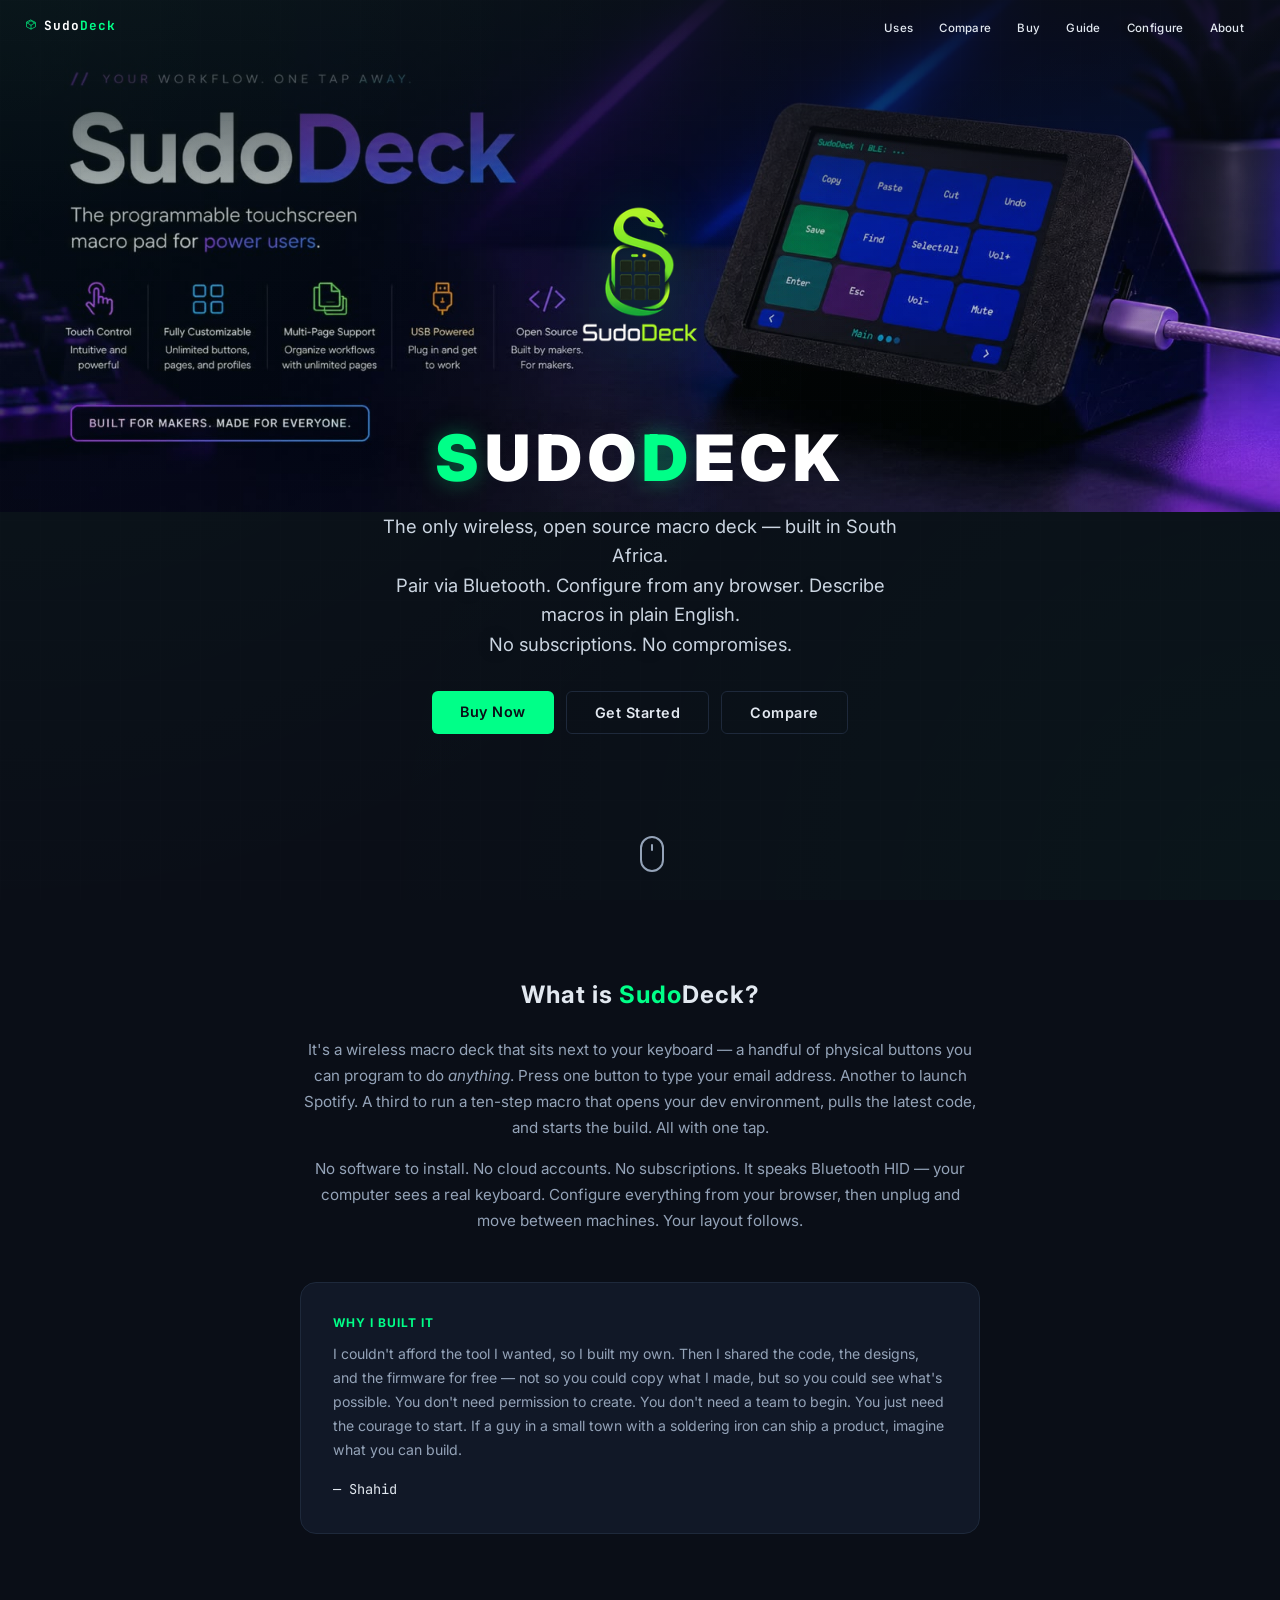
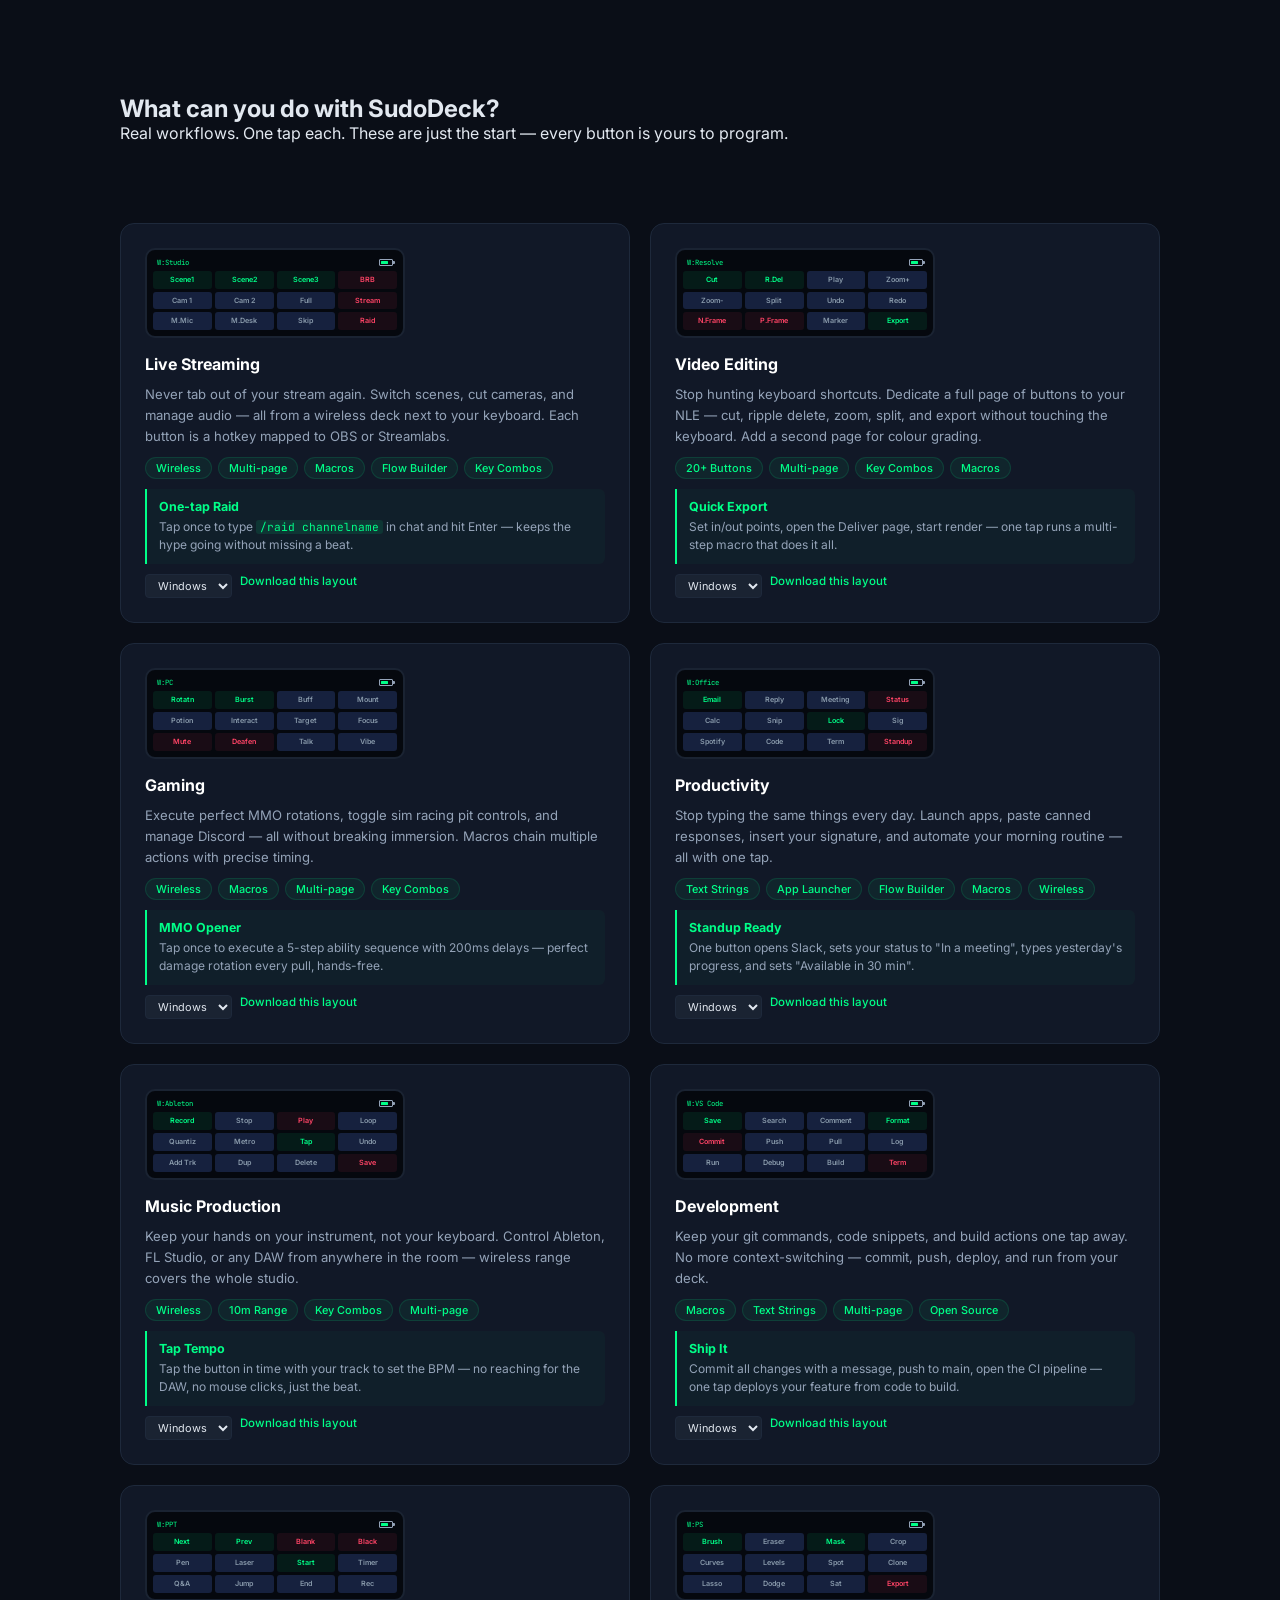
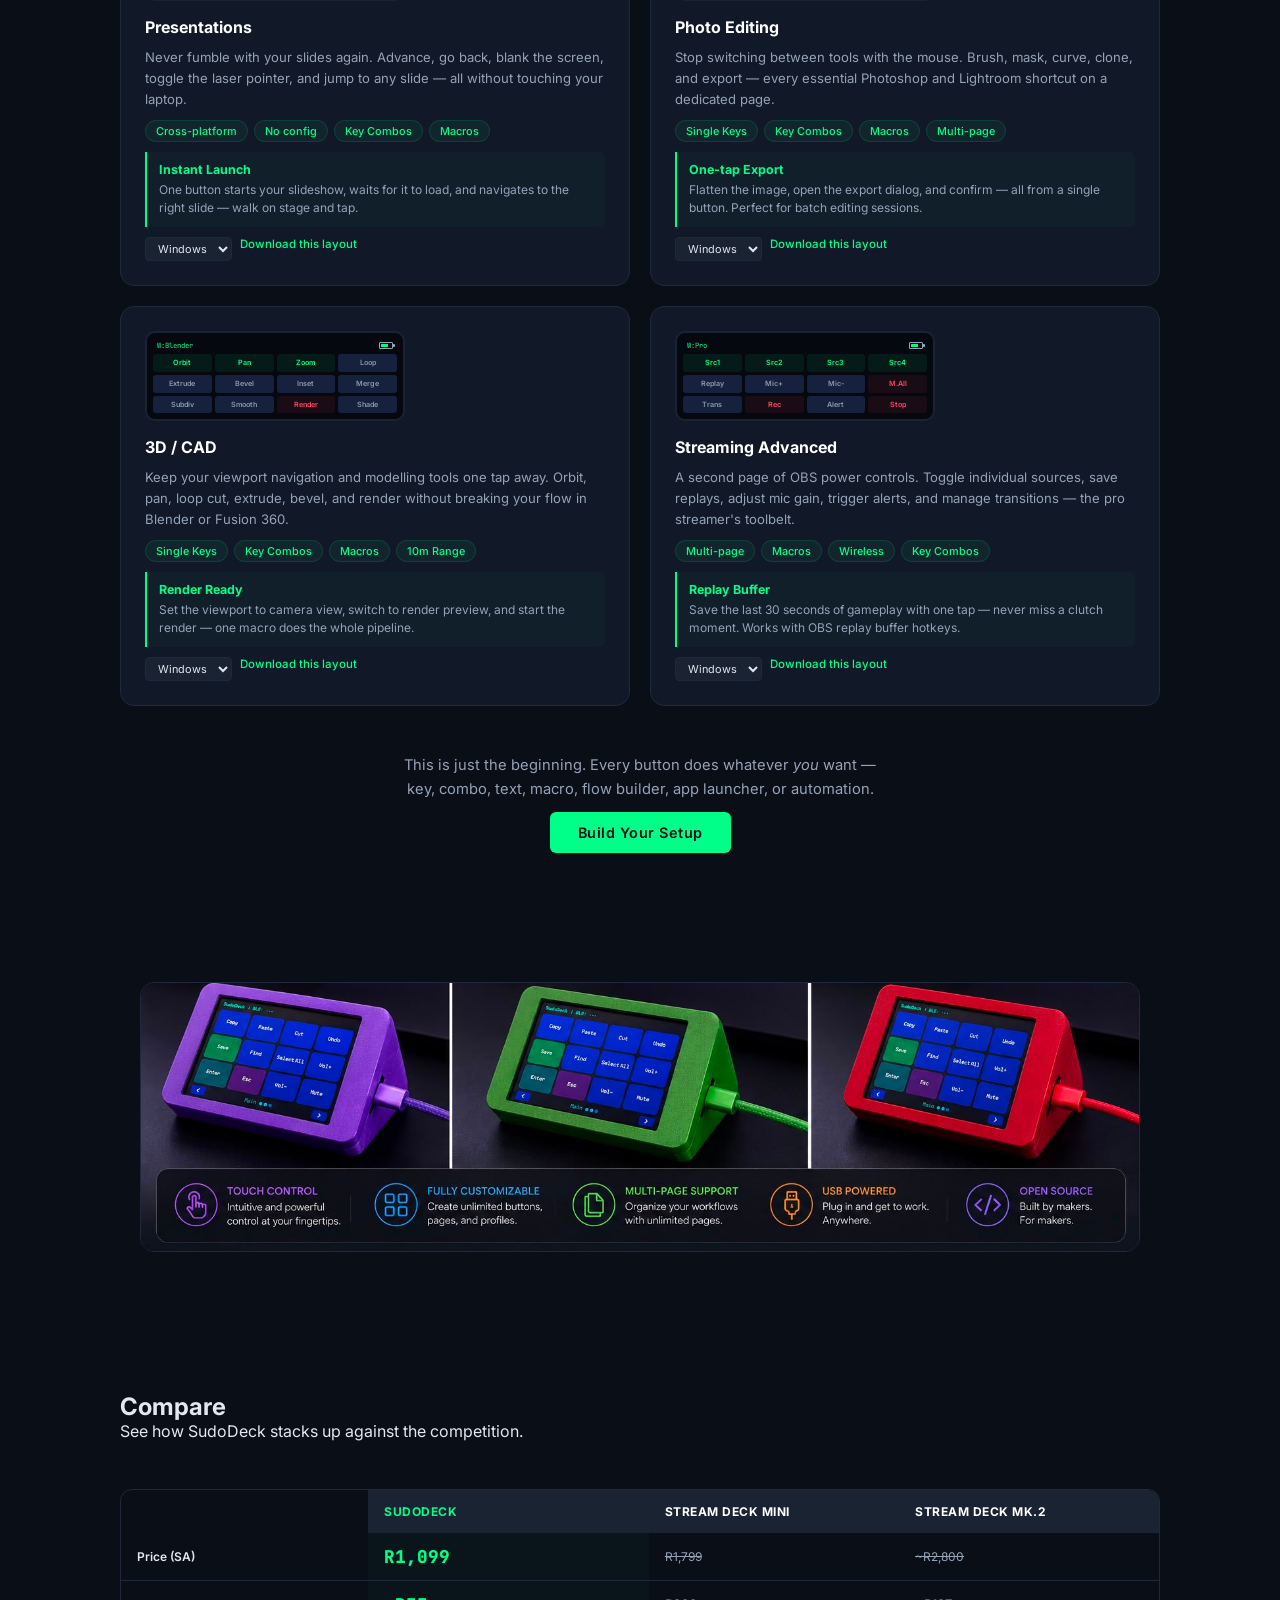
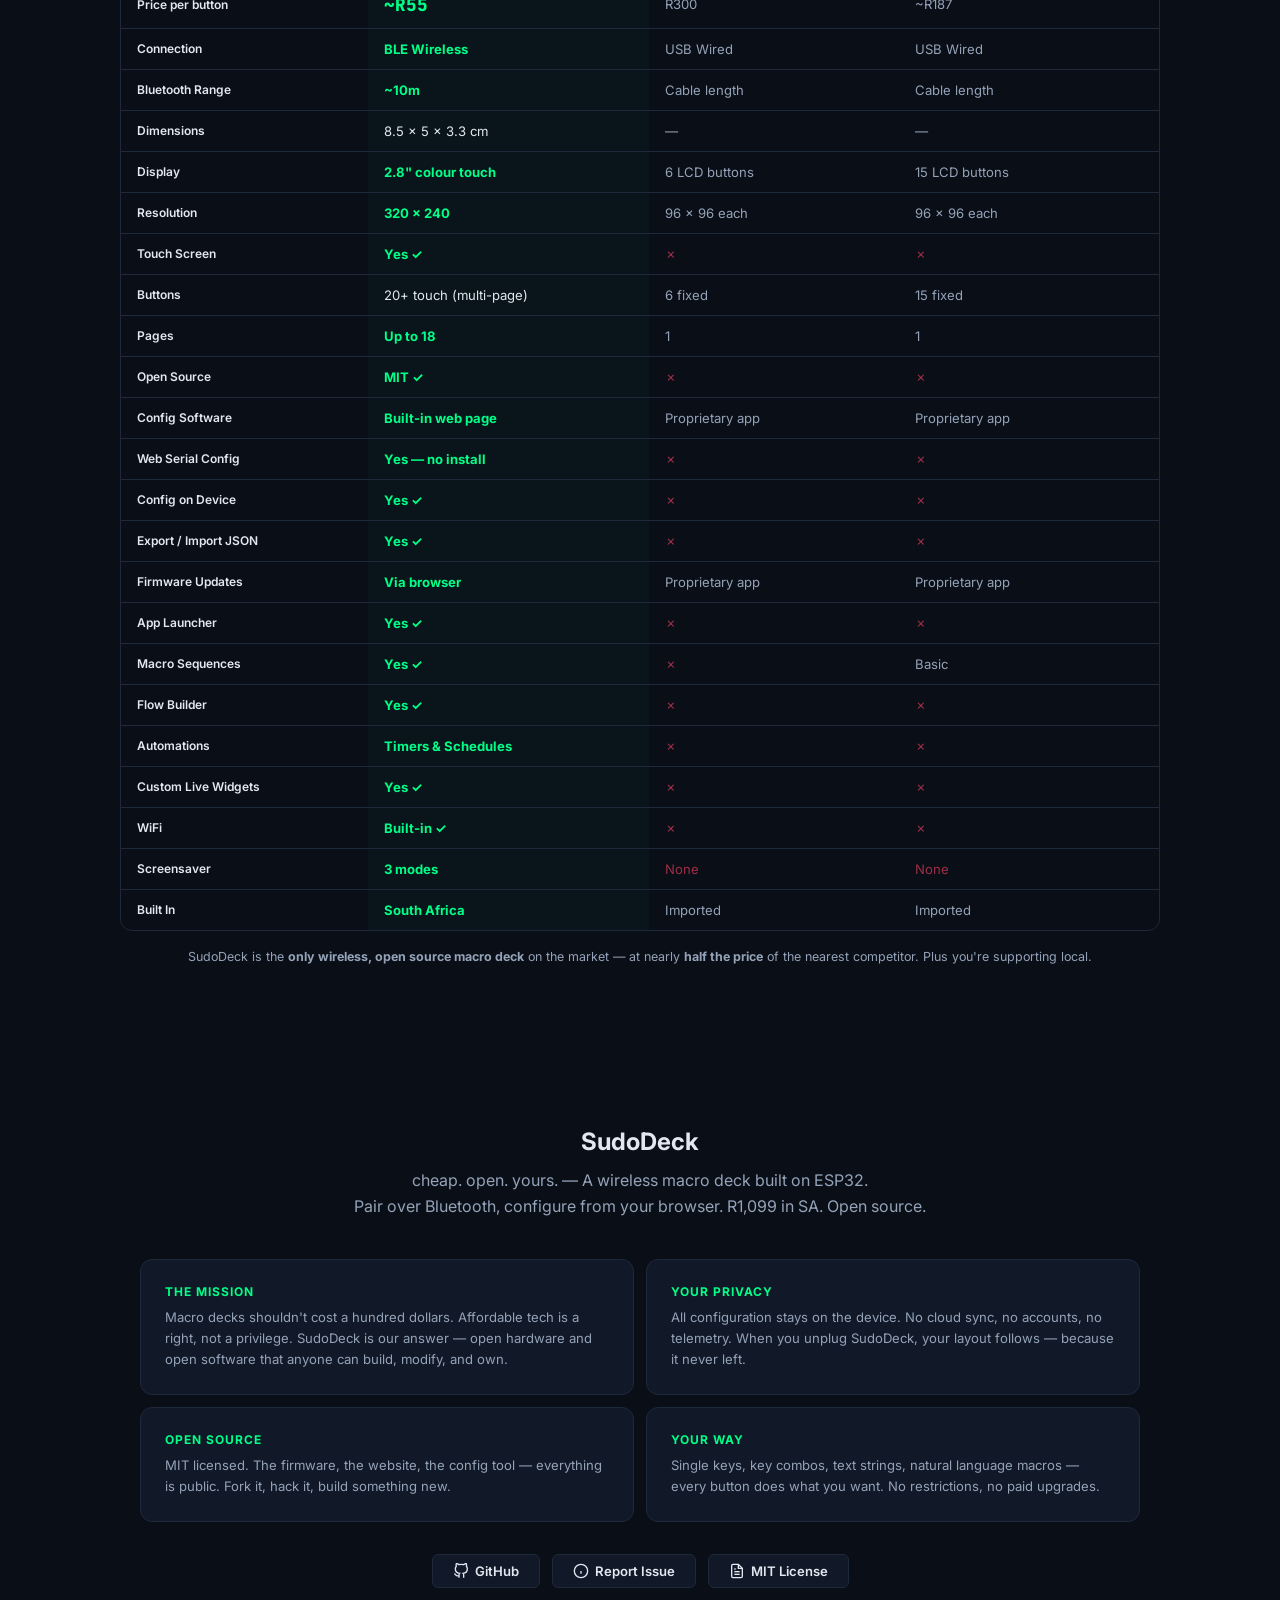
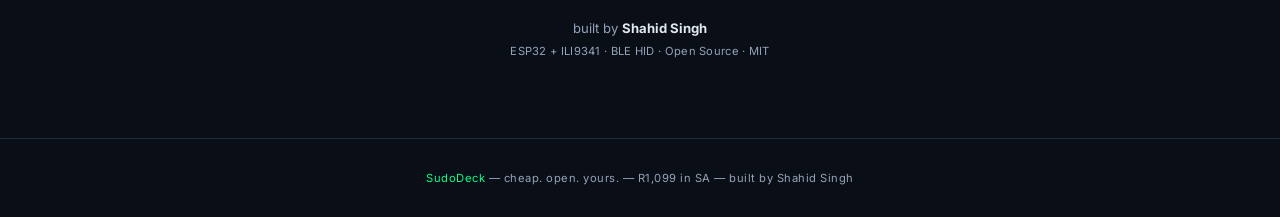
<file: docs/index.html>
<!DOCTYPE html>
<html lang="en">
<head>
<meta charset="UTF-8">
<meta name="viewport" content="width=device-width, initial-scale=1.0">
<title>SudoDeck — wireless macro deck</title>
<link rel="preconnect" href="https://fonts.googleapis.com">
<link href="https://fonts.googleapis.com/css2?family=Inter:wght@400;500;600;700;800;900&family=JetBrains+Mono:wght@400;500&display=swap" rel="stylesheet">
<link rel="icon" type="image/png" sizes="48x48" href="assets/favicon.png">
<link rel="icon" type="image/png" sizes="200x250" href="assets/sudodecklogo.png">
<link rel="apple-touch-icon" href="assets/sudodecklogo.png">
<link rel="stylesheet" href="style.css">
</head>
<body>

<nav>
  <a class="nl" href="/"><span class="s"><svg viewBox="0 0 100 125" fill="none" stroke="#00FF88" stroke-width="6" stroke-linecap="round" stroke-linejoin="round"><path d="M50 10 L90 30 L90 70 L50 90 L10 70 L10 30 Z" /><path d="M18 36 L50 16 L82 36" /><path d="M18 36 L50 56 L82 36" /><path d="M50 56 L50 90" /></svg></span>Sudo<span class="g">Deck</span></a>
  <ul class="nls">
    <li><a href="#usecases">Uses</a></li>
    <li><a href="#compare">Compare</a></li>
    <li><a href="buy/">Buy</a></li>
    <li><a href="guide/">Guide</a></li>
    <li><a href="app/">Configure</a></li>
    <li><a href="#about">About</a></li>
  </ul>
</nav>

<section class="hero">
  <img src="assets/sudodecklogo.png" alt="SudoDeck" class="snake-logo">
  <h1><span class="g">S</span>UDO<span class="g">D</span>ECK</h1>
  <p class="sub">
    The only wireless, open source macro deck — built in South Africa.<br>
    Pair via Bluetooth. Configure from any browser. Describe macros in plain English.<br>
    No subscriptions. No compromises.
  </p>
  <div class="hero-btns">
    <a class="btn-h primary" href="buy/">Buy Now</a>
    <a class="btn-h sec" href="guide/">Get Started</a>
    <a class="btn-h sec" href="#compare">Compare</a>
  </div>
  <div class="sc"><a href="#intro"></a></div>
</section>

<section class="intro-section" id="intro">
  <div class="inner">
    <div class="intro-wrap">
      <h2>What is <span class="g">Sudo</span>Deck?</h2>
      <p class="intro-text">
        It's a wireless macro deck that sits next to your keyboard — a handful of physical buttons
        you can program to do <em>anything</em>. Press one button to type your email address.
        Another to launch Spotify. A third to run a ten-step macro that opens your dev environment,
        pulls the latest code, and starts the build. All with one tap.
      </p>
      <p class="intro-text">
        No software to install. No cloud accounts. No subscriptions. It speaks Bluetooth HID —
        your computer sees a real keyboard. Configure everything from your browser, then unplug
        and move between machines. Your layout follows.
      </p>
      <div class="intro-heart">
        <h3>Why I built it</h3>
        <p>
          I couldn't afford the tool I wanted, so I built my own. Then I shared the code, the designs, and the firmware for free — not so you could copy what I made, but so you could see what's possible. You don't need permission to create. You don't need a team to begin. You just need the courage to start. If a guy in a small town with a soldering iron can ship a product, imagine what you can build.
        </p>
        <p class="intro-sign">— Shahid</p>
      </div>
    </div>
  </div>
</section>

<section id="usecases">
  <div class="inner">
    <h2>What can you do with <span class="g">Sudo</span>Deck?</h2>
    <p class="sd">Real workflows. One tap each. These are just the start — every button is yours to program.</p>

    <div class="uc-grid">

      <!-- ─── 1. Live Streaming ─── -->
      <div class="uc-card">
        <div class="cyd-mockup">
          <div class="cyd-bar"><span class="cyd-w">W:Studio</span><span class="cyd-bat"></span></div>
          <div class="cyd-grid">
            <div class="cyd-btn hl">Scene1</div>
            <div class="cyd-btn hl">Scene2</div>
            <div class="cyd-btn hl">Scene3</div>
            <div class="cyd-btn ko">BRB</div>
            <div class="cyd-btn">Cam 1</div>
            <div class="cyd-btn">Cam 2</div>
            <div class="cyd-btn">Full</div>
            <div class="cyd-btn ko">Stream</div>
            <div class="cyd-btn">M.Mic</div>
            <div class="cyd-btn">M.Desk</div>
            <div class="cyd-btn">Skip</div>
            <div class="cyd-btn ko">Raid</div>
          </div>
        </div>
        <div class="uc-info">
          <h3>Live Streaming</h3>
          <p>Never tab out of your stream again. Switch scenes, cut cameras, and manage audio — all from a wireless deck next to your keyboard. Each button is a hotkey mapped to OBS or Streamlabs.</p>
          <div class="uc-tags">
            <span>Wireless</span>
            <span>Multi-page</span>
            <span>Macros</span>
            <span>Flow Builder</span>
            <span>Key Combos</span>
          </div>
          <div class="uc-macro">
            <strong>One-tap Raid</strong>
            <span>Tap once to type <code>/raid channelname</code> in chat and hit Enter — keeps the hype going without missing a beat.</span>
          </div>
          <span class="uc-dl-wrap">
            <select class="uc-os" data-config="streaming">
              <option value="win">Windows</option>
              <option value="mac">macOS</option>
              <option value="lin">Linux</option>
            </select>
            <a class="uc-dl" href="assets/usecases/streaming-win.json" download>Download this layout</a>
          </span>
        </div>
      </div>

      <!-- ─── 2. Video Editing ─── -->
      <div class="uc-card">
        <div class="cyd-mockup">
          <div class="cyd-bar"><span class="cyd-w">W:Resolve</span><span class="cyd-bat"></span></div>
          <div class="cyd-grid">
            <div class="cyd-btn hl">Cut</div>
            <div class="cyd-btn hl">R.Del</div>
            <div class="cyd-btn">Play</div>
            <div class="cyd-btn">Zoom+</div>
            <div class="cyd-btn">Zoom-</div>
            <div class="cyd-btn">Split</div>
            <div class="cyd-btn">Undo</div>
            <div class="cyd-btn">Redo</div>
            <div class="cyd-btn ko">N.Frame</div>
            <div class="cyd-btn ko">P.Frame</div>
            <div class="cyd-btn">Marker</div>
            <div class="cyd-btn hl">Export</div>
          </div>
        </div>
        <div class="uc-info">
          <h3>Video Editing</h3>
          <p>Stop hunting keyboard shortcuts. Dedicate a full page of buttons to your NLE — cut, ripple delete, zoom, split, and export without touching the keyboard. Add a second page for colour grading.</p>
          <div class="uc-tags">
            <span>20+ Buttons</span>
            <span>Multi-page</span>
            <span>Key Combos</span>
            <span>Macros</span>
          </div>
          <div class="uc-macro">
            <strong>Quick Export</strong>
            <span>Set in/out points, open the Deliver page, start render — one tap runs a multi-step macro that does it all.</span>
          </div>
          <span class="uc-dl-wrap">
            <select class="uc-os" data-config="video-editing">
              <option value="win">Windows</option>
              <option value="mac">macOS</option>
              <option value="lin">Linux</option>
            </select>
            <a class="uc-dl" href="assets/usecases/video-editing-win.json" download>Download this layout</a>
          </span>
        </div>
      </div>

      <!-- ─── 3. Gaming ─── -->
      <div class="uc-card">
        <div class="cyd-mockup">
          <div class="cyd-bar"><span class="cyd-w">W:PC</span><span class="cyd-bat"></span></div>
          <div class="cyd-grid">
            <div class="cyd-btn hl">Rotatn</div>
            <div class="cyd-btn hl">Burst</div>
            <div class="cyd-btn">Buff</div>
            <div class="cyd-btn">Mount</div>
            <div class="cyd-btn">Potion</div>
            <div class="cyd-btn">Interact</div>
            <div class="cyd-btn">Target</div>
            <div class="cyd-btn">Focus</div>
            <div class="cyd-btn ko">Mute</div>
            <div class="cyd-btn ko">Deafen</div>
            <div class="cyd-btn">Talk</div>
            <div class="cyd-btn">Vibe</div>
          </div>
        </div>
        <div class="uc-info">
          <h3>Gaming</h3>
          <p>Execute perfect MMO rotations, toggle sim racing pit controls, and manage Discord — all without breaking immersion. Macros chain multiple actions with precise timing.</p>
          <div class="uc-tags">
            <span>Wireless</span>
            <span>Macros</span>
            <span>Multi-page</span>
            <span>Key Combos</span>
          </div>
          <div class="uc-macro">
            <strong>MMO Opener</strong>
            <span>Tap once to execute a 5-step ability sequence with 200ms delays — perfect damage rotation every pull, hands-free.</span>
          </div>
          <span class="uc-dl-wrap">
            <select class="uc-os" data-config="gaming">
              <option value="win">Windows</option>
              <option value="mac">macOS</option>
              <option value="lin">Linux</option>
            </select>
            <a class="uc-dl" href="assets/usecases/gaming-win.json" download>Download this layout</a>
          </span>
        </div>
      </div>

      <!-- ─── 4. Productivity ─── -->
      <div class="uc-card">
        <div class="cyd-mockup">
          <div class="cyd-bar"><span class="cyd-w">W:Office</span><span class="cyd-bat"></span></div>
          <div class="cyd-grid">
            <div class="cyd-btn hl">Email</div>
            <div class="cyd-btn">Reply</div>
            <div class="cyd-btn">Meeting</div>
            <div class="cyd-btn ko">Status</div>
            <div class="cyd-btn">Calc</div>
            <div class="cyd-btn">Snip</div>
            <div class="cyd-btn hl">Lock</div>
            <div class="cyd-btn">Sig</div>
            <div class="cyd-btn">Spotify</div>
            <div class="cyd-btn">Code</div>
            <div class="cyd-btn">Term</div>
            <div class="cyd-btn ko">Standup</div>
          </div>
        </div>
        <div class="uc-info">
          <h3>Productivity</h3>
          <p>Stop typing the same things every day. Launch apps, paste canned responses, insert your signature, and automate your morning routine — all with one tap.</p>
          <div class="uc-tags">
            <span>Text Strings</span>
            <span>App Launcher</span>
            <span>Flow Builder</span>
            <span>Macros</span>
            <span>Wireless</span>
          </div>
          <div class="uc-macro">
            <strong>Standup Ready</strong>
            <span>One button opens Slack, sets your status to "In a meeting", types yesterday's progress, and sets "Available in 30 min".</span>
          </div>
          <span class="uc-dl-wrap">
            <select class="uc-os" data-config="productivity">
              <option value="win">Windows</option>
              <option value="mac">macOS</option>
              <option value="lin">Linux</option>
            </select>
            <a class="uc-dl" href="assets/usecases/productivity-win.json" download>Download this layout</a>
          </span>
        </div>
      </div>

      <!-- ─── 5. Music Production ─── -->
      <div class="uc-card">
        <div class="cyd-mockup">
          <div class="cyd-bar"><span class="cyd-w">W:Ableton</span><span class="cyd-bat"></span></div>
          <div class="cyd-grid">
            <div class="cyd-btn hl">Record</div>
            <div class="cyd-btn">Stop</div>
            <div class="cyd-btn ko">Play</div>
            <div class="cyd-btn">Loop</div>
            <div class="cyd-btn">Quantiz</div>
            <div class="cyd-btn">Metro</div>
            <div class="cyd-btn hl">Tap</div>
            <div class="cyd-btn">Undo</div>
            <div class="cyd-btn">Add Trk</div>
            <div class="cyd-btn">Dup</div>
            <div class="cyd-btn">Delete</div>
            <div class="cyd-btn ko">Save</div>
          </div>
        </div>
        <div class="uc-info">
          <h3>Music Production</h3>
          <p>Keep your hands on your instrument, not your keyboard. Control Ableton, FL Studio, or any DAW from anywhere in the room — wireless range covers the whole studio.</p>
          <div class="uc-tags">
            <span>Wireless</span>
            <span>10m Range</span>
            <span>Key Combos</span>
            <span>Multi-page</span>
          </div>
          <div class="uc-macro">
            <strong>Tap Tempo</strong>
            <span>Tap the button in time with your track to set the BPM — no reaching for the DAW, no mouse clicks, just the beat.</span>
          </div>
          <span class="uc-dl-wrap">
            <select class="uc-os" data-config="music-production">
              <option value="win">Windows</option>
              <option value="mac">macOS</option>
              <option value="lin">Linux</option>
            </select>
            <a class="uc-dl" href="assets/usecases/music-production-win.json" download>Download this layout</a>
          </span>
        </div>
      </div>

      <!-- ─── 6. Development ─── -->
      <div class="uc-card">
        <div class="cyd-mockup">
          <div class="cyd-bar"><span class="cyd-w">W:VS Code</span><span class="cyd-bat"></span></div>
          <div class="cyd-grid">
            <div class="cyd-btn hl">Save</div>
            <div class="cyd-btn">Search</div>
            <div class="cyd-btn">Comment</div>
            <div class="cyd-btn hl">Format</div>
            <div class="cyd-btn ko">Commit</div>
            <div class="cyd-btn">Push</div>
            <div class="cyd-btn">Pull</div>
            <div class="cyd-btn">Log</div>
            <div class="cyd-btn">Run</div>
            <div class="cyd-btn">Debug</div>
            <div class="cyd-btn">Build</div>
            <div class="cyd-btn ko">Term</div>
          </div>
        </div>
        <div class="uc-info">
          <h3>Development</h3>
          <p>Keep your git commands, code snippets, and build actions one tap away. No more context-switching — commit, push, deploy, and run from your deck.</p>
          <div class="uc-tags">
            <span>Macros</span>
            <span>Text Strings</span>
            <span>Multi-page</span>
            <span>Open Source</span>
          </div>
          <div class="uc-macro">
            <strong>Ship It</strong>
            <span>Commit all changes with a message, push to main, open the CI pipeline — one tap deploys your feature from code to build.</span>
          </div>
          <span class="uc-dl-wrap">
            <select class="uc-os" data-config="development">
              <option value="win">Windows</option>
              <option value="mac">macOS</option>
              <option value="lin">Linux</option>
            </select>
            <a class="uc-dl" href="assets/usecases/development-win.json" download>Download this layout</a>
          </span>
        </div>
      </div>

      <!-- ─── 7. Presentations ─── -->
      <div class="uc-card">
        <div class="cyd-mockup">
          <div class="cyd-bar"><span class="cyd-w">W:PPT</span><span class="cyd-bat"></span></div>
          <div class="cyd-grid">
            <div class="cyd-btn hl">Next</div>
            <div class="cyd-btn hl">Prev</div>
            <div class="cyd-btn ko">Blank</div>
            <div class="cyd-btn ko">Black</div>
            <div class="cyd-btn">Pen</div>
            <div class="cyd-btn">Laser</div>
            <div class="cyd-btn hl">Start</div>
            <div class="cyd-btn">Timer</div>
            <div class="cyd-btn">Q&amp;A</div>
            <div class="cyd-btn">Jump</div>
            <div class="cyd-btn">End</div>
            <div class="cyd-btn">Rec</div>
          </div>
        </div>
        <div class="uc-info">
          <h3>Presentations</h3>
          <p>Never fumble with your slides again. Advance, go back, blank the screen, toggle the laser pointer, and jump to any slide — all without touching your laptop.</p>
          <div class="uc-tags">
            <span>Cross-platform</span>
            <span>No config</span>
            <span>Key Combos</span>
            <span>Macros</span>
          </div>
          <div class="uc-macro">
            <strong>Instant Launch</strong>
            <span>One button starts your slideshow, waits for it to load, and navigates to the right slide — walk on stage and tap.</span>
          </div>
          <span class="uc-dl-wrap">
            <select class="uc-os" data-config="presentations">
              <option value="win">Windows</option>
              <option value="mac">macOS</option>
              <option value="lin">Linux</option>
            </select>
            <a class="uc-dl" href="assets/usecases/presentations-win.json" download>Download this layout</a>
          </span>
        </div>
      </div>

      <!-- ─── 8. Photo Editing ─── -->
      <div class="uc-card">
        <div class="cyd-mockup">
          <div class="cyd-bar"><span class="cyd-w">W:PS</span><span class="cyd-bat"></span></div>
          <div class="cyd-grid">
            <div class="cyd-btn hl">Brush</div>
            <div class="cyd-btn">Eraser</div>
            <div class="cyd-btn hl">Mask</div>
            <div class="cyd-btn">Crop</div>
            <div class="cyd-btn">Curves</div>
            <div class="cyd-btn">Levels</div>
            <div class="cyd-btn">Spot</div>
            <div class="cyd-btn">Clone</div>
            <div class="cyd-btn">Lasso</div>
            <div class="cyd-btn">Dodge</div>
            <div class="cyd-btn">Sat</div>
            <div class="cyd-btn ko">Export</div>
          </div>
        </div>
        <div class="uc-info">
          <h3>Photo Editing</h3>
          <p>Stop switching between tools with the mouse. Brush, mask, curve, clone, and export — every essential Photoshop and Lightroom shortcut on a dedicated page.</p>
          <div class="uc-tags">
            <span>Single Keys</span>
            <span>Key Combos</span>
            <span>Macros</span>
            <span>Multi-page</span>
          </div>
          <div class="uc-macro">
            <strong>One-tap Export</strong>
            <span>Flatten the image, open the export dialog, and confirm — all from a single button. Perfect for batch editing sessions.</span>
          </div>
          <span class="uc-dl-wrap">
            <select class="uc-os" data-config="photo-editing">
              <option value="win">Windows</option>
              <option value="mac">macOS</option>
              <option value="lin">Linux</option>
            </select>
            <a class="uc-dl" href="assets/usecases/photo-editing-win.json" download>Download this layout</a>
          </span>
        </div>
      </div>

      <!-- ─── 9. 3D / CAD ─── -->
      <div class="uc-card">
        <div class="cyd-mockup">
          <div class="cyd-bar"><span class="cyd-w">W:Blender</span><span class="cyd-bat"></span></div>
          <div class="cyd-grid">
            <div class="cyd-btn hl">Orbit</div>
            <div class="cyd-btn hl">Pan</div>
            <div class="cyd-btn hl">Zoom</div>
            <div class="cyd-btn">Loop</div>
            <div class="cyd-btn">Extrude</div>
            <div class="cyd-btn">Bevel</div>
            <div class="cyd-btn">Inset</div>
            <div class="cyd-btn">Merge</div>
            <div class="cyd-btn">Subdiv</div>
            <div class="cyd-btn">Smooth</div>
            <div class="cyd-btn ko">Render</div>
            <div class="cyd-btn">Shade</div>
          </div>
        </div>
        <div class="uc-info">
          <h3>3D / CAD</h3>
          <p>Keep your viewport navigation and modelling tools one tap away. Orbit, pan, loop cut, extrude, bevel, and render without breaking your flow in Blender or Fusion 360.</p>
          <div class="uc-tags">
            <span>Single Keys</span>
            <span>Key Combos</span>
            <span>Macros</span>
            <span>10m Range</span>
          </div>
          <div class="uc-macro">
            <strong>Render Ready</strong>
            <span>Set the viewport to camera view, switch to render preview, and start the render — one macro does the whole pipeline.</span>
          </div>
          <span class="uc-dl-wrap">
            <select class="uc-os" data-config="3d-cad">
              <option value="win">Windows</option>
              <option value="mac">macOS</option>
              <option value="lin">Linux</option>
            </select>
            <a class="uc-dl" href="assets/usecases/3d-cad-win.json" download>Download this layout</a>
          </span>
        </div>
      </div>

      <!-- ─── 10. Streaming Advanced ─── -->
      <div class="uc-card">
        <div class="cyd-mockup">
          <div class="cyd-bar"><span class="cyd-w">W:Pro</span><span class="cyd-bat"></span></div>
          <div class="cyd-grid">
            <div class="cyd-btn hl">Src1</div>
            <div class="cyd-btn hl">Src2</div>
            <div class="cyd-btn hl">Src3</div>
            <div class="cyd-btn hl">Src4</div>
            <div class="cyd-btn">Replay</div>
            <div class="cyd-btn">Mic+</div>
            <div class="cyd-btn">Mic-</div>
            <div class="cyd-btn ko">M.All</div>
            <div class="cyd-btn">Trans</div>
            <div class="cyd-btn ko">Rec</div>
            <div class="cyd-btn">Alert</div>
            <div class="cyd-btn ko">Stop</div>
          </div>
        </div>
        <div class="uc-info">
          <h3>Streaming Advanced</h3>
          <p>A second page of OBS power controls. Toggle individual sources, save replays, adjust mic gain, trigger alerts, and manage transitions — the pro streamer's toolbelt.</p>
          <div class="uc-tags">
            <span>Multi-page</span>
            <span>Macros</span>
            <span>Wireless</span>
            <span>Key Combos</span>
          </div>
          <div class="uc-macro">
            <strong>Replay Buffer</strong>
            <span>Save the last 30 seconds of gameplay with one tap — never miss a clutch moment. Works with OBS replay buffer hotkeys.</span>
          </div>
          <span class="uc-dl-wrap">
            <select class="uc-os" data-config="streaming-advanced">
              <option value="win">Windows</option>
              <option value="mac">macOS</option>
              <option value="lin">Linux</option>
            </select>
            <a class="uc-dl" href="assets/usecases/streaming-advanced-win.json" download>Download this layout</a>
          </span>
        </div>
      </div>

    </div>

    <div class="uc-cta">
      <p>This is just the beginning. Every button does whatever <em>you</em> want —<br>key, combo, text, macro, flow builder, app launcher, or automation.</p>
      <a class="btn-h primary" href="app/">Build Your Setup</a>
    </div>
  </div>
</section>

<section id="showcase" class="section-reveal">
  <div class="inner">
    <img src="assets/colors-landscape.jpeg" alt="SudoDeck color options" class="showcase-img" loading="lazy">
  </div>
</section>

<section id="compare" class="section-reveal">
  <div class="inner">
    <h2><span class="g">Compare</span></h2>
    <p class="sd">See how SudoDeck stacks up against the competition.</p>

    <div class="cmp-wrap">
      <table class="cmp-table">
        <thead>
          <tr>
            <th></th>
            <th class="hl">SudoDeck</th>
            <th>Stream Deck Mini</th>
            <th>Stream Deck MK.2</th>
          </tr>
        </thead>
        <tbody>
          <tr>
            <td>Price (SA)</td>
            <td class="hl"><span class="price">R1,099</span></td>
            <td><span class="price-strike">R1,799</span></td>
            <td><span class="price-strike">~R2,800</span></td>
          </tr>
          <tr>
            <td>Price per button</td>
            <td class="hl"><span class="price">~R55</span></td>
            <td>R300</td>
            <td>~R187</td>
          </tr>
          <tr>
            <td>Connection</td>
            <td class="hl"><span class="check">BLE Wireless</span></td>
            <td>USB Wired</td>
            <td>USB Wired</td>
          </tr>
          <tr>
            <td>Bluetooth Range</td>
            <td class="hl"><span class="check">~10m</span></td>
            <td>Cable length</td>
            <td>Cable length</td>
          </tr>
            <tr>
            <td>Dimensions</td>
            <td class="hl">8.5 × 5 × 3.3 cm</td>
            <td>—</td>
            <td>—</td>
          </tr>
          <tr>
            <td>Display</td>
            <td class="hl"><span class="check">2.8" colour touch</span></td>
            <td>6 LCD buttons</td>
            <td>15 LCD buttons</td>
          </tr>
          <tr>
            <td>Resolution</td>
            <td class="hl"><span class="check">320 &times; 240</span></td>
            <td>96 &times; 96 each</td>
            <td>96 &times; 96 each</td>
          </tr>
          <tr>
            <td>Touch Screen</td>
            <td class="hl"><span class="check">Yes &#10003;</span></td>
            <td><span class="cross">&#10007;</span></td>
            <td><span class="cross">&#10007;</span></td>
          </tr>
          <tr>
            <td>Buttons</td>
            <td class="hl">20+ touch (multi-page)</td>
            <td>6 fixed</td>
            <td>15 fixed</td>
          </tr>
          <tr>
            <td>Pages</td>
            <td class="hl"><span class="check">Up to 18</span></td>
            <td>1</td>
            <td>1</td>
          </tr>
          <tr>
            <td>Open Source</td>
            <td class="hl"><span class="check">MIT &#10003;</span></td>
            <td><span class="cross">&#10007;</span></td>
            <td><span class="cross">&#10007;</span></td>
          </tr>
          <tr>
            <td>Config Software</td>
            <td class="hl"><span class="check">Built-in web page</span></td>
            <td>Proprietary app</td>
            <td>Proprietary app</td>
          </tr>
          <tr>
            <td>Web Serial Config</td>
            <td class="hl"><span class="check">Yes — no install</span></td>
            <td><span class="cross">&#10007;</span></td>
            <td><span class="cross">&#10007;</span></td>
          </tr>
          <tr>
            <td>Config on Device</td>
            <td class="hl"><span class="check">Yes &#10003;</span></td>
            <td><span class="cross">&#10007;</span></td>
            <td><span class="cross">&#10007;</span></td>
          </tr>
          <tr>
            <td>Export / Import JSON</td>
            <td class="hl"><span class="check">Yes &#10003;</span></td>
            <td><span class="cross">&#10007;</span></td>
            <td><span class="cross">&#10007;</span></td>
          </tr>
          <tr>
            <td>Firmware Updates</td>
            <td class="hl"><span class="check">Via browser</span></td>
            <td>Proprietary app</td>
            <td>Proprietary app</td>
          </tr>
          <tr>
            <td>App Launcher</td>
            <td class="hl"><span class="check">Yes &#10003;</span></td>
            <td><span class="cross">&#10007;</span></td>
            <td><span class="cross">&#10007;</span></td>
          </tr>
          <tr>
            <td>Macro Sequences</td>
            <td class="hl"><span class="check">Yes &#10003;</span></td>
            <td><span class="cross">&#10007;</span></td>
            <td>Basic</td>
          </tr>
          <tr>
            <td>Flow Builder</td>
            <td class="hl"><span class="check">Yes &#10003;</span></td>
            <td><span class="cross">&#10007;</span></td>
            <td><span class="cross">&#10007;</span></td>
          </tr>
          <tr>
            <td>Automations</td>
            <td class="hl"><span class="check">Timers & Schedules</span></td>
            <td><span class="cross">&#10007;</span></td>
            <td><span class="cross">&#10007;</span></td>
          </tr>
          <tr>
            <td>Custom Live Widgets</td>
            <td class="hl"><span class="check">Yes &#10003;</span></td>
            <td><span class="cross">&#10007;</span></td>
            <td><span class="cross">&#10007;</span></td>
          </tr>
          <tr>
            <td>WiFi</td>
            <td class="hl"><span class="check">Built-in &#10003;</span></td>
            <td><span class="cross">&#10007;</span></td>
            <td><span class="cross">&#10007;</span></td>
          </tr>
          <tr>
            <td>Screensaver</td>
            <td class="hl"><span class="check">3 modes</span></td>
            <td><span class="cross">None</span></td>
            <td><span class="cross">None</span></td>
          </tr>
          <tr>
            <td>Built In</td>
            <td class="hl"><span class="check">South Africa</span></td>
            <td>Imported</td>
            <td>Imported</td>
          </tr>
        </tbody>
      </table>
    </div>
    <p class="cmp-footnote">
      SudoDeck is the <strong>only wireless, open source macro deck</strong> on the market &mdash;
      at nearly <strong>half the price</strong> of the nearest competitor. Plus you're supporting local.
    </p>
  </div>
</section>

<section id="about" style="padding:80px 20px;">
  <div class="about-wrap">
    <div class="abt">
      <div class="abt-top">
        <h2><span class="g">Sudo</span>Deck</h2>
        <p>cheap. open. yours. — A wireless macro deck built on ESP32.<br>Pair over Bluetooth, configure from your browser. R1,099 in SA. Open source.</p>
      </div>
      <div class="abt-grid">
        <div class="abt-card">
          <h3>The Mission</h3>
          <p>
            Macro decks shouldn't cost a hundred dollars. Affordable tech is a right, not a privilege.
            SudoDeck is our answer — open hardware and open software that anyone can build, modify, and own.
          </p>
        </div>
        <div class="abt-card">
          <h3>Your Privacy</h3>
          <p>
            All configuration stays on the device. No cloud sync, no accounts, no telemetry.
            When you unplug SudoDeck, your layout follows — because it never left.
          </p>
        </div>
        <div class="abt-card">
          <h3>Open Source</h3>
          <p>
            MIT licensed. The firmware, the website, the config tool —
            everything is public. Fork it, hack it, build something new.
          </p>
        </div>
        <div class="abt-card">
          <h3>Your Way</h3>
          <p>
            Single keys, key combos, text strings, natural language macros — every
            button does what you want. No restrictions, no paid upgrades.
          </p>
        </div>
      </div>
      <div class="abt-links">
        <a class="abt-link" href="https://github.com/sudobreakstuff/sudodeck" target="_blank">
          <svg viewBox="0 0 24 24" fill="none" stroke="currentColor" stroke-width="2"><path d="M9 19c-5 1.5-5-2.5-7-3m14 6v-3.87a3.37 3.37 0 0 0-.94-2.61c3.14-.35 6.44-1.54 6.44-7A5.44 5.44 0 0 0 20 4.77 5.07 5.07 0 0 0 19.91 1S18.73.65 16 2.48a13.38 13.38 0 0 0-7 0C6.27.65 5.09 1 5.09 1A5.07 5.07 0 0 0 5 4.77a5.44 5.44 0 0 0-1.5 3.78c0 5.42 3.3 6.61 6.44 7A3.37 3.37 0 0 0 9 18.13V22"/></svg>
          GitHub
        </a>
        <a class="abt-link" href="https://github.com/sudobreakstuff/sudodeck/issues" target="_blank">
          <svg viewBox="0 0 24 24" fill="none" stroke="currentColor" stroke-width="2"><circle cx="12" cy="12" r="10"/><path d="M12 16v-4"/><path d="M12 8h.01"/></svg>
          Report Issue
        </a>
        <a class="abt-link" href="https://github.com/sudobreakstuff/sudodeck/blob/main/LICENSE" target="_blank">
          <svg viewBox="0 0 24 24" fill="none" stroke="currentColor" stroke-width="2"><path d="M14 2H6a2 2 0 0 0-2 2v16a2 2 0 0 0 2 2h12a2 2 0 0 0 2-2V8z"/><polyline points="14 2 14 8 20 8"/><line x1="16" y1="13" x2="8" y2="13"/><line x1="16" y1="17" x2="8" y2="17"/><polyline points="10 9 9 9 8 9"/></svg>
          MIT License
        </a>
      </div>
      <p class="abt-by">built by <strong>Shahid Singh</strong></p>
      <p class="abt-tags">ESP32 + ILI9341 &middot; BLE HID &middot; Open Source &middot; MIT</p>
    </div>
  </div>
</section>

<footer>
  <a href="https://github.com/sudobreakstuff/sudodeck">SudoDeck</a> &mdash; cheap. open. yours. &mdash; R1,099 in SA &mdash; built by Shahid Singh
</footer>

<script>
const iv = new IntersectionObserver(function(es) {
  es.forEach(function(e) { if (e.isIntersecting) e.target.classList.add('in'); });
}, { threshold: 0.1 });
document.querySelectorAll('.rv').forEach(function(el) { iv.observe(el); });
document.querySelectorAll('.section-reveal').forEach(function(el) { iv.observe(el); });

document.querySelectorAll('.uc-os').forEach(function(sel) {
  sel.addEventListener('change', function() {
    var link = this.parentElement.querySelector('.uc-dl');
    link.href = 'assets/usecases/' + this.dataset.config + '-' + this.value + '.json';
  });
});
</script>
</body>
</html>
</file>
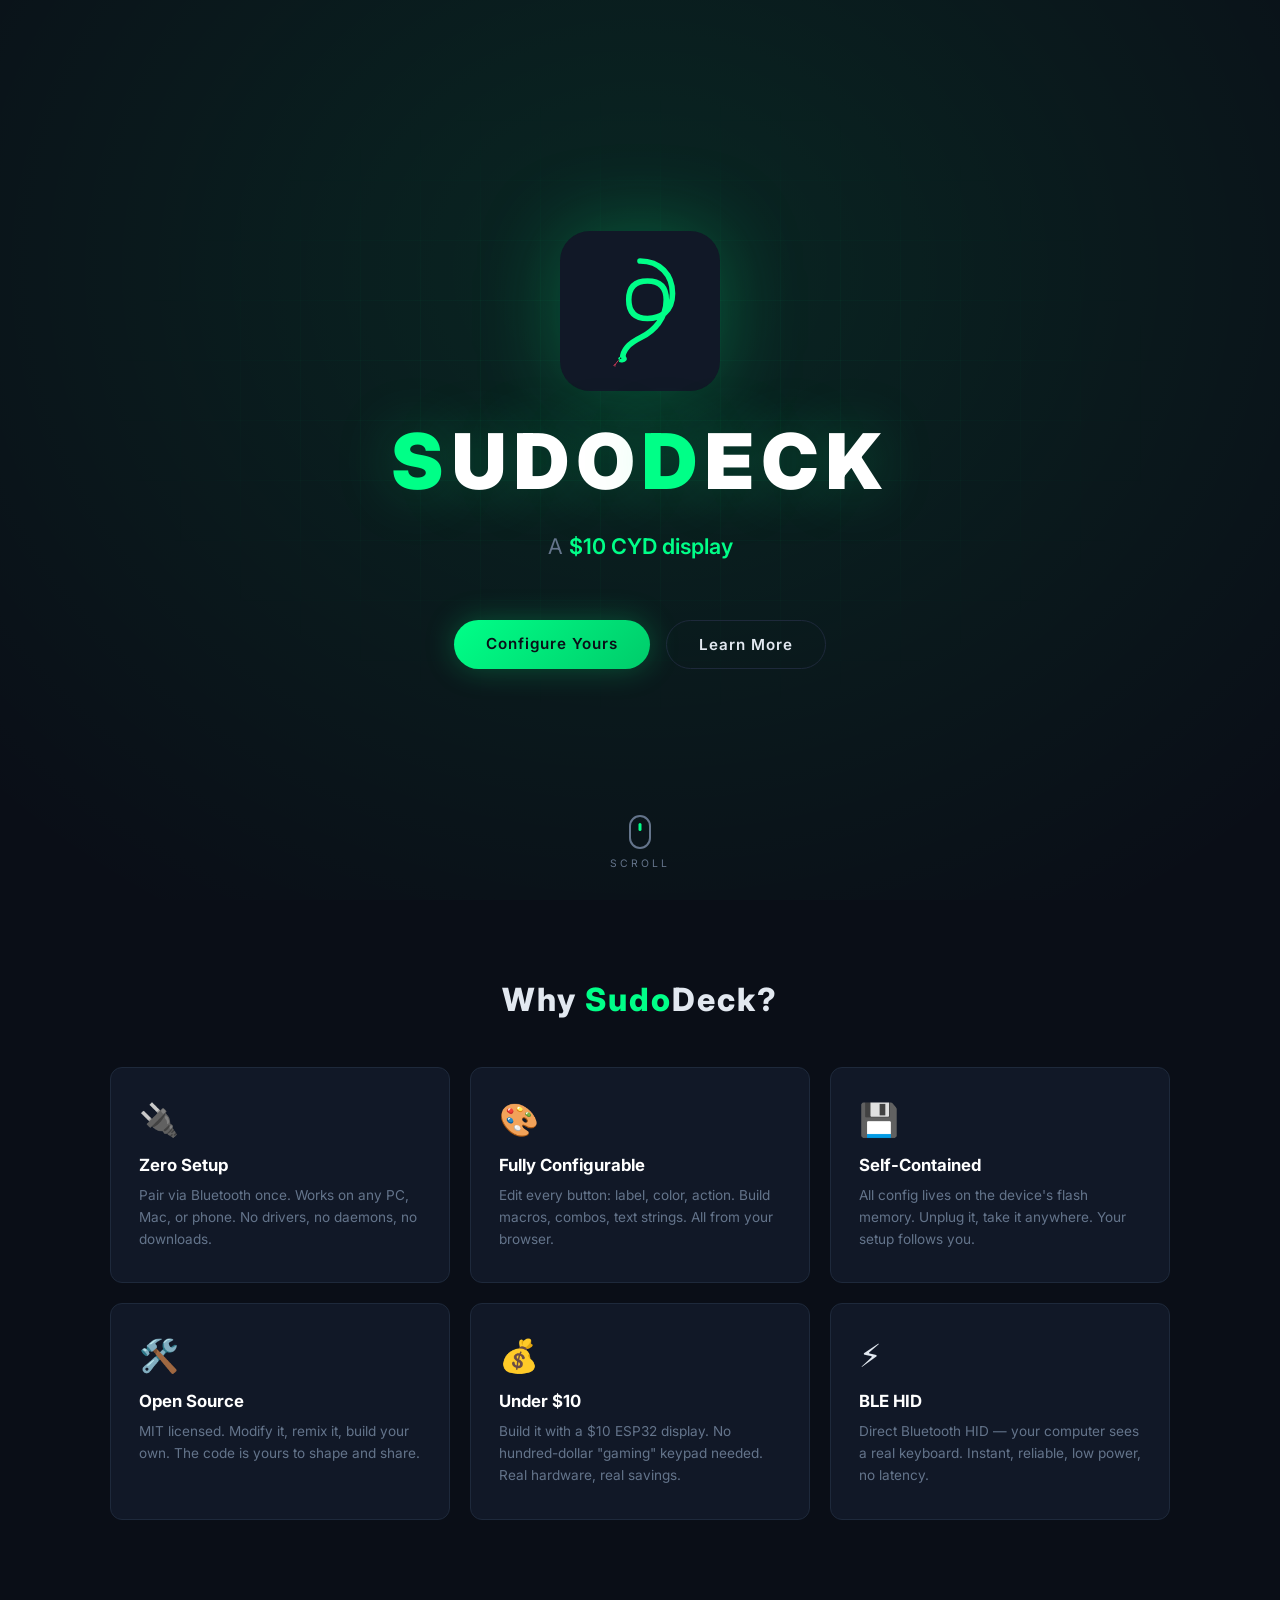
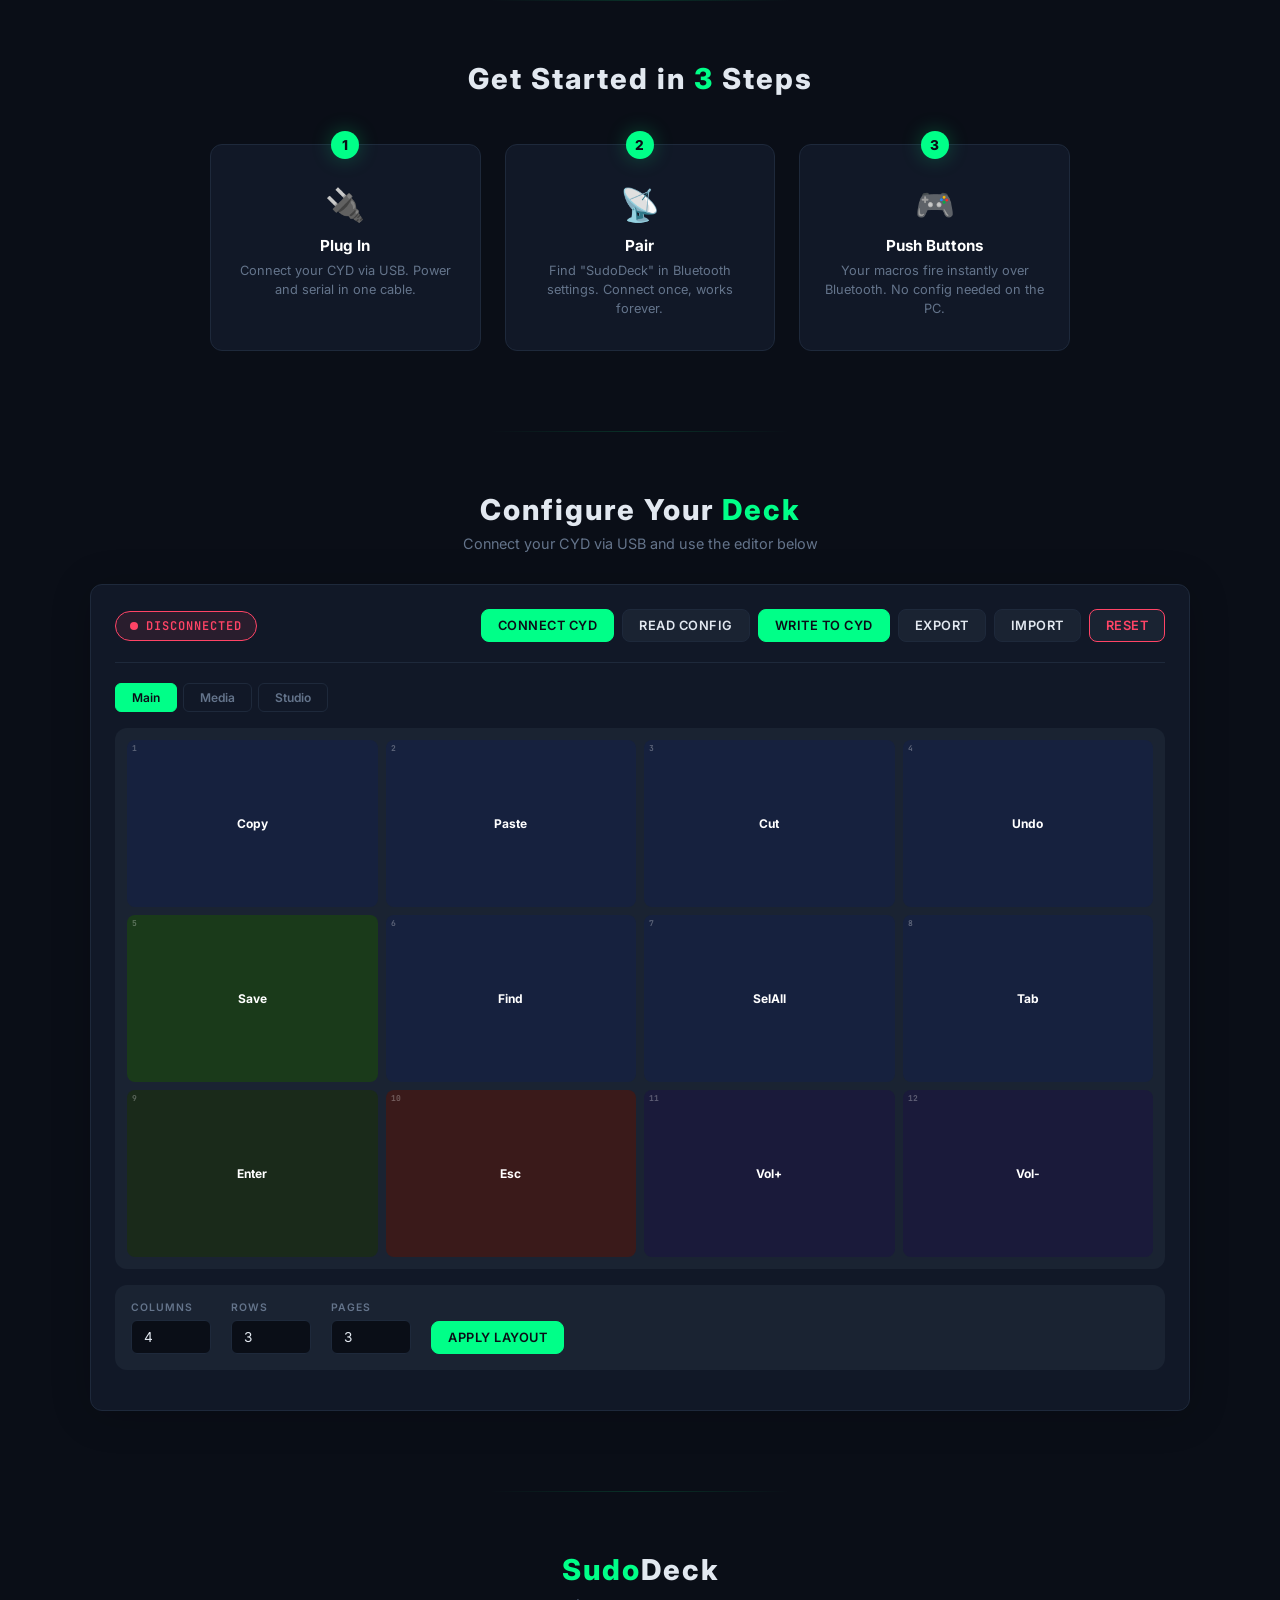
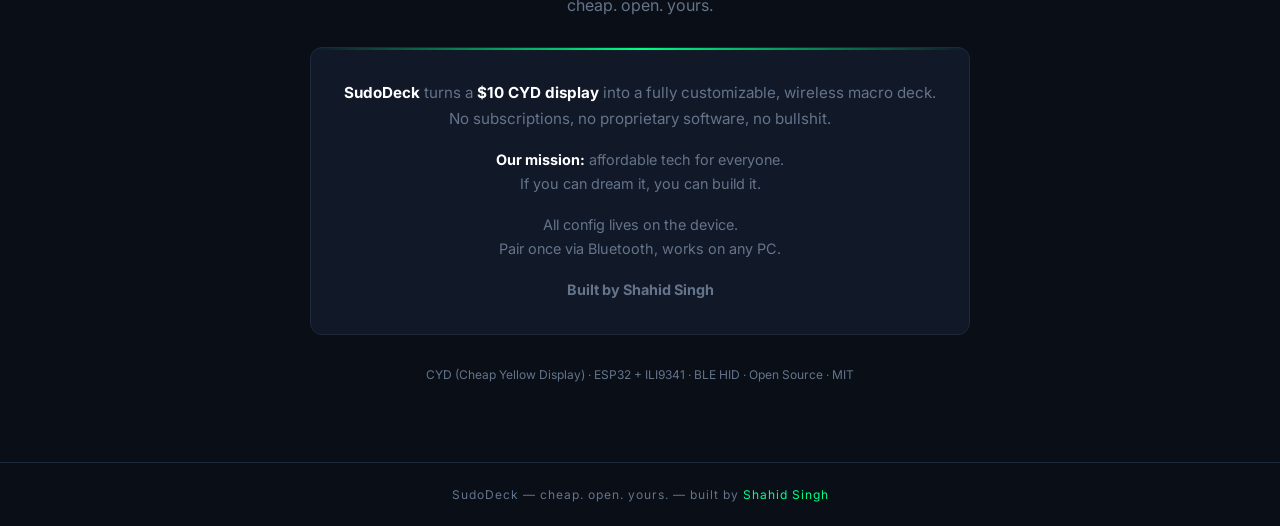
<file: web/index.html>
<!DOCTYPE html>
<html lang="en">
<head>
<meta charset="UTF-8">
<meta name="viewport" content="width=device-width, initial-scale=1.0">
<title>SudoDeck — wireless macro deck</title>
<link rel="preconnect" href="https://fonts.googleapis.com">
<link href="https://fonts.googleapis.com/css2?family=Inter:wght@400;500;600;700;800;900&family=JetBrains+Mono:wght@400;500&display=swap" rel="stylesheet">
<style>
  :root {
    --bg: #0A0E17;
    --surface: #111827;
    --surface2: #1A2332;
    --border: #1E293B;
    --accent: #00FF88;
    --accent-dim: rgba(0,255,136,0.1);
    --accent-glow: rgba(0,255,136,0.25);
    --accent2: #00D4FF;
    --danger: #FF4466;
    --warn: #FFAA44;
    --text: #E2E8F0;
    --dim: #64748B;
    --radius: 12px;
    --font: 'Inter', system-ui, sans-serif;
    --mono: 'JetBrains Mono', monospace;
  }
  * { margin: 0; padding: 0; box-sizing: border-box; }
  html { scroll-behavior: smooth; }
  body {
    background: var(--bg);
    color: var(--text);
    font-family: var(--font);
    overflow-x: hidden;
  }
  ::selection { background: var(--accent); color: var(--bg); }

  /* ─── Animated grid background ─── */
  .hero {
    min-height: 100vh;
    display: flex;
    flex-direction: column;
    align-items: center;
    justify-content: center;
    text-align: center;
    padding: 40px 20px;
    position: relative;
    overflow: hidden;
  }
  .hero::before {
    content: '';
    position: absolute;
    inset: 0;
    background:
      linear-gradient(rgba(0,255,136,0.03) 1px, transparent 1px),
      linear-gradient(90deg, rgba(0,255,136,0.03) 1px, transparent 1px);
    background-size: 60px 60px;
    mask-image: radial-gradient(ellipse 60% 50% at 50% 45%, black 30%, transparent 70%);
    -webkit-mask-image: radial-gradient(ellipse 60% 50% at 50% 45%, black 30%, transparent 70%);
    pointer-events: none;
  }
  .hero::after {
    content: '';
    position: absolute;
    top: -50%;
    left: -50%;
    width: 200%;
    height: 200%;
    background: radial-gradient(ellipse at 50% 40%, var(--accent-dim) 0%, transparent 50%);
    pointer-events: none;
    animation: pulseGlow 6s ease-in-out infinite;
  }
  @keyframes pulseGlow {
    0%, 100% { opacity: 0.6; transform: scale(1); }
    50% { opacity: 1; transform: scale(1.05); }
  }

  .snake-logo {
    width: 160px;
    height: 160px;
    margin-bottom: 24px;
    filter: drop-shadow(0 0 40px var(--accent-glow));
    animation: float 4s ease-in-out infinite;
    position: relative;
    z-index: 1;
  }
  @keyframes float {
    0%, 100% { transform: translateY(0); }
    50% { transform: translateY(-12px); }
  }

  .hero h1 {
    font-size: clamp(2.5rem, 6vw, 5rem);
    font-weight: 900;
    letter-spacing: 8px;
    color: #fff;
    text-shadow: 0 0 60px var(--accent-glow);
    margin-bottom: 20px;
    position: relative;
    z-index: 1;
  }
  .hero h1 span { color: var(--accent); }
  .hero h1 .char { display: inline-block; animation: letterPop 0.4s ease both; }
  @keyframes letterPop {
    0% { opacity: 0; transform: translateY(20px) scale(0.8); }
    100% { opacity: 1; transform: translateY(0) scale(1); }
  }

  .hero .tagline {
    font-size: clamp(1rem, 2.5vw, 1.35rem);
    color: var(--dim);
    max-width: 620px;
    line-height: 1.7;
    margin-bottom: 40px;
    position: relative;
    z-index: 1;
    min-height: 2.4em;
  }
  .hero .tagline strong { color: var(--accent); font-weight: 600; }
  .cursor {
    display: inline-block;
    width: 2px;
    height: 1.1em;
    background: var(--accent);
    margin-left: 2px;
    vertical-align: text-bottom;
    animation: blink 0.8s step-end infinite;
  }
  @keyframes blink { 50% { opacity: 0; } }

  .hero-btns {
    display: flex;
    gap: 16px;
    flex-wrap: wrap;
    justify-content: center;
    position: relative;
    z-index: 1;
  }
  .btn-hero {
    padding: 14px 32px;
    border-radius: 50px;
    font-family: var(--font);
    font-size: 0.95rem;
    font-weight: 600;
    letter-spacing: 1px;
    cursor: pointer;
    border: none;
    transition: all 0.3s ease;
    text-decoration: none;
  }
  .btn-hero.primary {
    background: linear-gradient(135deg, var(--accent), #00cc6a);
    color: var(--bg);
    box-shadow: 0 0 30px var(--accent-glow);
    position: relative;
    overflow: hidden;
  }
  .btn-hero.primary::after {
    content: '';
    position: absolute;
    inset: 0;
    background: linear-gradient(135deg, transparent 40%, rgba(255,255,255,0.15) 50%, transparent 60%);
    transform: translateX(-100%);
    transition: transform 0.6s ease;
  }
  .btn-hero.primary:hover::after { transform: translateX(100%); }
  .btn-hero.primary:hover {
    transform: translateY(-3px);
    box-shadow: 0 8px 40px var(--accent-glow);
  }
  .btn-hero.secondary {
    background: transparent;
    color: var(--text);
    border: 1px solid var(--border);
  }
  .btn-hero.secondary:hover {
    border-color: var(--accent);
    color: var(--accent);
    transform: translateY(-3px);
    box-shadow: 0 0 30px var(--accent-dim);
  }

  .scroll-indicator {
    position: absolute;
    bottom: 30px;
    left: 50%;
    transform: translateX(-50%);
    display: flex;
    flex-direction: column;
    align-items: center;
    gap: 8px;
    color: var(--dim);
    font-size: 0.65rem;
    letter-spacing: 3px;
    animation: bounce 2s ease-in-out infinite;
    text-decoration: none;
    cursor: pointer;
    z-index: 1;
  }
  .mouse {
    width: 22px; height: 34px;
    border: 2px solid var(--dim);
    border-radius: 12px;
    position: relative;
  }
  .mouse::after {
    content: '';
    position: absolute;
    top: 6px; left: 50%;
    transform: translateX(-50%);
    width: 3px; height: 8px;
    background: var(--accent);
    border-radius: 2px;
    animation: scrollWheel 1.5s ease-in-out infinite;
  }
  @keyframes scrollWheel {
    0% { transform: translateX(-50%) translateY(0); opacity: 1; }
    100% { transform: translateX(-50%) translateY(12px); opacity: 0; }
  }
  @keyframes bounce {
    0%, 100% { transform: translateX(-50%) translateY(0); }
    50% { transform: translateX(-50%) translateY(6px); }
  }

  /* ─── Section dividers ─── */
  .section-divider {
    width: 100%;
    height: 1px;
    background: linear-gradient(90deg, transparent, var(--accent), transparent);
    opacity: 0.15;
    margin: 0 auto;
    max-width: 300px;
  }

  /* ─── Features ─── */
  .features {
    padding: 80px 20px;
    max-width: 1100px;
    margin: 0 auto;
  }
  .features h2 {
    text-align: center;
    font-size: 2rem;
    font-weight: 800;
    letter-spacing: 2px;
    margin-bottom: 48px;
  }
  .features h2 span { color: var(--accent); }
  .feature-grid {
    display: grid;
    grid-template-columns: repeat(auto-fit, minmax(280px, 1fr));
    gap: 20px;
  }
  .feature-card {
    background: var(--surface);
    border: 1px solid var(--border);
    border-radius: var(--radius);
    padding: 32px 28px;
    transition: all 0.4s ease;
    position: relative;
    overflow: hidden;
  }
  .feature-card::before {
    content: '';
    position: absolute;
    top: 0; left: 0; right: 0;
    height: 2px;
    background: linear-gradient(90deg, transparent, var(--accent), transparent);
    transform: scaleX(0);
    transition: transform 0.4s ease;
  }
  .feature-card:hover {
    transform: translateY(-6px);
    border-color: rgba(0,255,136,0.2);
    box-shadow: 0 12px 50px rgba(0,0,0,0.3);
  }
  .feature-card:hover::before { transform: scaleX(1); }
  .feature-icon {
    font-size: 2rem;
    margin-bottom: 16px;
    display: block;
  }
  .feature-card h3 {
    font-size: 1.05rem;
    font-weight: 700;
    color: #fff;
    margin-bottom: 10px;
  }
  .feature-card p {
    font-size: 0.85rem;
    color: var(--dim);
    line-height: 1.6;
  }

  /* ─── Steps Section ─── */
  .steps-section {
    padding: 60px 20px 80px;
    max-width: 900px;
    margin: 0 auto;
  }
  .steps-section h2 {
    text-align: center;
    font-size: 1.8rem;
    font-weight: 800;
    letter-spacing: 2px;
    margin-bottom: 48px;
  }
  .steps-section h2 span { color: var(--accent); }
  .steps-grid {
    display: grid;
    grid-template-columns: repeat(auto-fit, minmax(200px, 1fr));
    gap: 24px;
    counter-reset: step;
  }
  .step-card {
    text-align: center;
    padding: 32px 20px;
    background: var(--surface);
    border: 1px solid var(--border);
    border-radius: var(--radius);
    position: relative;
    counter-increment: step;
  }
  .step-card::before {
    content: counter(step);
    position: absolute;
    top: -14px;
    left: 50%;
    transform: translateX(-50%);
    width: 28px;
    height: 28px;
    background: var(--accent);
    color: var(--bg);
    border-radius: 50%;
    display: flex;
    align-items: center;
    justify-content: center;
    font-weight: 800;
    font-size: 0.85rem;
    box-shadow: 0 0 20px var(--accent-glow);
  }
  .step-icon { font-size: 2rem; margin: 8px 0 12px; display: block; }
  .step-card h3 { font-size: 0.95rem; font-weight: 700; color: #fff; margin-bottom: 6px; }
  .step-card p { font-size: 0.8rem; color: var(--dim); line-height: 1.5; }

  /* ─── Config Tool ─── */
  .config-section {
    padding: 60px 20px 80px;
  }
  .config-section h2 {
    text-align: center;
    font-size: 1.8rem;
    font-weight: 800;
    letter-spacing: 2px;
    margin-bottom: 8px;
  }
  .config-section h2 span { color: var(--accent); }
  .config-section > p {
    text-align: center;
    color: var(--dim);
    font-size: 0.9rem;
    margin-bottom: 32px;
  }
  .config-container {
    max-width: 1100px;
    margin: 0 auto;
    background: var(--surface);
    border: 1px solid var(--border);
    border-radius: var(--radius);
    padding: 24px;
    box-shadow: 0 4px 40px rgba(0,0,0,0.2);
  }
  .status-bar {
    display: flex;
    align-items: center;
    justify-content: space-between;
    flex-wrap: wrap;
    gap: 12px;
    margin-bottom: 20px;
    padding-bottom: 20px;
    border-bottom: 1px solid var(--border);
  }
  .status-badge {
    display: flex; align-items: center; gap: 8px;
    padding: 6px 14px; border-radius: 20px;
    font-size: 0.75rem; font-weight: 600; letter-spacing: 1px;
    font-family: var(--mono);
  }
  .status-badge.online { background: rgba(0,255,136,0.1); color: var(--accent); border: 1px solid var(--accent); }
  .status-badge.offline { background: rgba(255,68,102,0.1); color: var(--danger); border: 1px solid var(--danger); }
  .status-dot { width: 8px; height: 8px; border-radius: 50%; }
  .status-dot.green { background: var(--accent); box-shadow: 0 0 8px var(--accent); }
  .status-dot.red { background: var(--danger); }

  .toolbar {
    display: flex;
    gap: 8px;
    flex-wrap: wrap;
    margin-bottom: 16px;
  }
  .btn {
    padding: 8px 16px; border-radius: 8px;
    font-family: var(--font); font-size: 0.8rem; font-weight: 600;
    cursor: pointer; letter-spacing: 0.5px; text-transform: uppercase;
    transition: all 0.2s; border: 1px solid var(--border);
    background: var(--surface2); color: var(--text);
  }
  .btn:hover { border-color: var(--accent); color: var(--accent); }
  .btn.primary { background: var(--accent); color: var(--bg); border-color: var(--accent); }
  .btn.primary:hover { background: #00cc66; box-shadow: 0 0 20px var(--accent-glow); }
  .btn.danger { border-color: var(--danger); color: var(--danger); }
  .btn.danger:hover { background: var(--danger); color: var(--bg); }
  .btn:disabled { opacity: 0.3; cursor: not-allowed; pointer-events: none; }

  .pages-bar { display: flex; gap: 6px; align-items: center; margin-bottom: 16px; flex-wrap: wrap; }
  .page-tab {
    padding: 6px 16px; border-radius: 6px; cursor: pointer;
    font-size: 0.75rem; font-weight: 600;
    border: 1px solid var(--border);
    background: transparent; color: var(--dim);
    font-family: var(--font); transition: all 0.2s;
  }
  .page-tab.active { background: var(--accent); color: var(--bg); border-color: var(--accent); }
  .page-tab:hover:not(.active) { color: var(--text); border-color: var(--text); }

  #grid-preview {
    display: grid; gap: 8px; padding: 12px;
    background: var(--surface2); border-radius: var(--radius);
    min-height: 200px; align-content: start;
    margin-bottom: 16px;
  }
  .grid-btn {
    aspect-ratio: 1.5;
    border: none; border-radius: 8px; cursor: pointer;
    display: flex; align-items: center; justify-content: center;
    font-family: var(--font); font-size: 0.75rem; font-weight: 700;
    color: #fff; transition: all 0.15s; position: relative;
    min-width: 50px; min-height: 40px;
    word-break: break-all; text-align: center; padding: 4px;
  }
  .grid-btn:hover { transform: scale(1.06); box-shadow: 0 0 16px var(--accent-glow); z-index: 2; }
  .grid-btn.selected { outline: 2px solid var(--accent); outline-offset: 3px; }
  .grid-btn.empty { opacity: 0.3; }
  .grid-btn .btn-idx {
    position: absolute; top: 3px; left: 5px;
    font-size: 0.5rem; color: rgba(255,255,255,0.3);
    font-family: var(--mono);
  }

  .editor-panel {
    padding: 20px; background: var(--surface2); border-radius: var(--radius);
    border: 1px solid var(--border); display: none; flex-direction: column; gap: 14px;
  }
  .editor-panel h3 {
    color: var(--accent); font-size: 0.8rem; font-weight: 700;
    letter-spacing: 2px; text-transform: uppercase;
  }
  .editor-row { display: flex; gap: 12px; align-items: center; flex-wrap: wrap; }
  .editor-row label {
    font-size: 0.65rem; color: var(--dim); text-transform: uppercase;
    letter-spacing: 1px; font-weight: 600; min-width: 50px;
  }
  .editor-row input, .editor-row select {
    background: var(--bg); color: var(--text); border: 1px solid var(--border);
    border-radius: 6px; padding: 8px 12px; font-family: var(--font);
    font-size: 0.85rem; flex: 1; min-width: 120px;
  }
  .editor-row input:focus, .editor-row select:focus {
    outline: none; border-color: var(--accent);
    box-shadow: 0 0 0 3px var(--accent-dim);
  }
  .editor-row input[type="color"] {
    padding: 2px; height: 38px; width: 60px; flex: 0; cursor: pointer;
  }
  .btn-row { display: flex; gap: 8px; }

  .action-builder {
    padding: 14px; background: var(--surface); border-radius: 8px;
    border: 1px solid var(--border);
  }
  .macro-step {
    display: flex; gap: 8px; align-items: center; padding: 8px 10px;
    background: var(--surface2); border-radius: 6px; margin-bottom: 6px; flex-wrap: wrap;
  }
  .macro-step input, .macro-step select {
    background: var(--bg); color: var(--text); border: 1px solid var(--border);
    border-radius: 4px; padding: 6px 10px; font-family: var(--font); font-size: 0.8rem;
  }
  .step-num { color: var(--dim); font-size: 0.65rem; min-width: 22px; font-family: var(--mono); }

  .toast {
    position: fixed; bottom: 24px; right: 24px;
    padding: 14px 24px; border-radius: var(--radius);
    font-family: var(--font); font-size: 0.85rem; font-weight: 500;
    z-index: 999; animation: slideIn 0.3s ease;
    backdrop-filter: blur(16px);
    box-shadow: 0 4px 30px rgba(0,0,0,0.3);
  }
  .toast.success { background: rgba(0,255,136,0.12); color: var(--accent); border: 1px solid rgba(0,255,136,0.3); }
  .toast.error { background: rgba(255,68,102,0.12); color: var(--danger); border: 1px solid rgba(255,68,102,0.3); }
  @keyframes slideIn { from { transform: translateY(20px); opacity: 0; } to { transform: translateY(0); opacity: 1; } }

  .layout-controls {
    display: flex; gap: 20px; flex-wrap: wrap; margin-bottom: 16px;
    padding: 16px; background: var(--surface2); border-radius: var(--radius);
    align-items: flex-end;
  }
  .ctrl-group { display: flex; flex-direction: column; gap: 6px; }
  .ctrl-group label {
    font-size: 0.65rem; color: var(--dim); text-transform: uppercase;
    letter-spacing: 1px; font-weight: 600;
  }
  .ctrl-group input {
    background: var(--bg); color: var(--text); border: 1px solid var(--border);
    border-radius: 6px; padding: 8px 12px; font-family: var(--font);
    font-size: 0.85rem; width: 80px;
  }
  .ctrl-group input:focus { outline: none; border-color: var(--accent); box-shadow: 0 0 0 3px var(--accent-dim); }

  /* ─── About ─── */
  .about {
    padding: 60px 20px 80px;
    text-align: center;
    max-width: 700px;
    margin: 0 auto;
  }
  .about h2 {
    font-size: 1.8rem;
    font-weight: 800;
    letter-spacing: 2px;
    margin-bottom: 8px;
  }
  .about h2 span { color: var(--accent); }
  .about .mission {
    padding: 32px;
    background: var(--surface);
    border: 1px solid var(--border);
    border-radius: var(--radius);
    margin: 32px 0;
    position: relative;
    overflow: hidden;
  }
  .about .mission::before {
    content: '';
    position: absolute;
    top: 0; left: 0; right: 0;
    height: 2px;
    background: linear-gradient(90deg, transparent, var(--accent), transparent);
  }
  .about .mission p {
    color: var(--dim);
    line-height: 1.7;
    font-size: 0.9rem;
  }
  .about .mission strong { color: #fff; }
  .about .byline {
    color: var(--accent);
    font-weight: 700;
    margin-top: 16px;
    font-size: 1rem;
  }

  footer {
    text-align: center;
    padding: 24px;
    border-top: 1px solid var(--border);
    color: var(--dim);
    font-size: 0.75rem;
    letter-spacing: 1px;
  }
  footer span { color: var(--accent); }

  /* ─── Scroll animations ─── */
  .reveal {
    opacity: 0;
    transform: translateY(40px);
    transition: all 0.7s cubic-bezier(0.16, 1, 0.3, 1);
  }
  .reveal.visible {
    opacity: 1;
    transform: translateY(0);
  }
  .reveal-delay-1 { transition-delay: 0.1s; }
  .reveal-delay-2 { transition-delay: 0.2s; }
  .reveal-delay-3 { transition-delay: 0.3s; }
  .reveal-delay-4 { transition-delay: 0.4s; }
  .reveal-delay-5 { transition-delay: 0.5s; }
  .reveal-delay-6 { transition-delay: 0.6s; }

  @media (max-width: 700px) {
    .snake-logo { width: 120px; height: 120px; }
    .config-container { padding: 16px; }
    .toolbar { gap: 6px; }
    .btn { font-size: 0.7rem; padding: 6px 12px; }
  }
</style>
</head>
<body>

<section class="hero">
  <svg class="snake-logo" viewBox="0 0 512 512" fill="none">
    <rect width="512" height="512" rx="96" fill="var(--surface)"/>
    <path d="M256 96 C320 96 360 140 360 200 C360 260 320 280 280 280 C240 280 220 260 220 220 C220 180 240 160 280 160 C320 160 340 180 340 220 C340 280 300 320 260 340 C220 360 200 380 200 410"
          stroke="#00FF88" stroke-width="18" stroke-linecap="round" stroke-linejoin="round" fill="none"/>
    <ellipse cx="200" cy="410" rx="14" ry="10" fill="#00FF88" transform="rotate(-15 200 410)"/>
    <circle cx="194" cy="407" r="2.5" fill="#0A0E17"/>
    <circle cx="188" cy="413" r="2.5" fill="#0A0E17"/>
    <path class="tongue" d="M186 415 C182 420 178 425 176 428" stroke="#FF4466" stroke-width="2.5" stroke-linecap="round" fill="none"/>
    <path class="tongue" d="M176 428 L172 430 M176 428 L176 433" stroke="#FF4466" stroke-width="2" stroke-linecap="round" fill="none"/>
  </svg>
  <h1><span>S</span>UDO<span>D</span>ECK</h1>
  <p class="tagline" id="tagline"></p>
  <div class="hero-btns">
    <a class="btn-hero primary" href="#config">Configure Yours</a>
    <a class="btn-hero secondary" href="#about">Learn More</a>
  </div>
  <a class="scroll-indicator" href="#features">
    <div class="mouse"></div>
    <span>SCROLL</span>
  </a>
</section>

<section id="features" class="features">
  <h2>Why <span>Sudo</span>Deck?</h2>
  <div class="feature-grid">
    <div class="feature-card reveal reveal-delay-1">
      <span class="feature-icon">🔌</span>
      <h3>Zero Setup</h3>
      <p>Pair via Bluetooth once. Works on any PC, Mac, or phone. No drivers, no daemons, no downloads.</p>
    </div>
    <div class="feature-card reveal reveal-delay-2">
      <span class="feature-icon">🎨</span>
      <h3>Fully Configurable</h3>
      <p>Edit every button: label, color, action. Build macros, combos, text strings. All from your browser.</p>
    </div>
    <div class="feature-card reveal reveal-delay-3">
      <span class="feature-icon">💾</span>
      <h3>Self-Contained</h3>
      <p>All config lives on the device's flash memory. Unplug it, take it anywhere. Your setup follows you.</p>
    </div>
    <div class="feature-card reveal reveal-delay-4">
      <span class="feature-icon">🛠️</span>
      <h3>Open Source</h3>
      <p>MIT licensed. Modify it, remix it, build your own. The code is yours to shape and share.</p>
    </div>
    <div class="feature-card reveal reveal-delay-5">
      <span class="feature-icon">💰</span>
      <h3>Under $10</h3>
      <p>Build it with a $10 ESP32 display. No hundred-dollar "gaming" keypad needed. Real hardware, real savings.</p>
    </div>
    <div class="feature-card reveal reveal-delay-6">
      <span class="feature-icon">⚡</span>
      <h3>BLE HID</h3>
      <p>Direct Bluetooth HID — your computer sees a real keyboard. Instant, reliable, low power, no latency.</p>
    </div>
  </div>
</section>

<div class="section-divider"></div>

<section class="steps-section">
  <h2>Get Started in <span>3</span> Steps</h2>
  <div class="steps-grid">
    <div class="step-card reveal reveal-delay-1">
      <span class="step-icon">🔌</span>
      <h3>Plug In</h3>
      <p>Connect your CYD via USB. Power and serial in one cable.</p>
    </div>
    <div class="step-card reveal reveal-delay-2">
      <span class="step-icon">📡</span>
      <h3>Pair</h3>
      <p>Find "SudoDeck" in Bluetooth settings. Connect once, works forever.</p>
    </div>
    <div class="step-card reveal reveal-delay-3">
      <span class="step-icon">🎮</span>
      <h3>Push Buttons</h3>
      <p>Your macros fire instantly over Bluetooth. No config needed on the PC.</p>
    </div>
  </div>
</section>

<div class="section-divider"></div>

<section id="config" class="config-section">
  <h2>Configure Your <span>Deck</span></h2>
  <p>Connect your CYD via USB and use the editor below</p>
  <div class="config-container">
    <div class="status-bar">
      <div id="statusBadge" class="status-badge offline">
        <div class="status-dot red"></div>
        <span>DISCONNECTED</span>
      </div>
      <div class="toolbar" style="margin-bottom:0;">
        <button class="btn primary" id="btnConnect">Connect CYD</button>
        <button class="btn" id="btnRead">Read Config</button>
        <button class="btn primary" id="btnWrite">Write to CYD</button>
        <button class="btn" id="btnExport">Export</button>
        <button class="btn" id="btnImport" onclick="document.getElementById('fileInput').click()">Import</button>
        <input type="file" id="fileInput" accept=".json" style="display:none">
        <button class="btn danger" id="btnReset">Reset</button>
      </div>
    </div>
    <div class="pages-bar" id="pagesBar"></div>
    <div id="grid-preview" style="grid-template-columns:repeat(4,1fr)"></div>
    <div class="editor-panel" id="editorPanel">
      <h3>Edit Button</h3>
      <div class="editor-row">
        <label>Label</label>
        <input type="text" id="editLabel" placeholder="Button label" maxlength="12">
        <label>Color</label>
        <input type="color" id="editColor" value="#16213e">
      </div>
      <div class="editor-row">
        <label>Action</label>
        <select id="editActionType">
          <option value="key">Single Key</option>
          <option value="combo">Key Combo</option>
          <option value="text">Text String</option>
          <option value="macro">Macro Sequence</option>
          <option value="delay">Delay (ms)</option>
        </select>
      </div>
      <div id="actionFields"></div>
      <div class="btn-row">
        <button class="btn primary" id="btnApplyEdit">Apply</button>
        <button class="btn" id="btnCancelEdit">Cancel</button>
      </div>
    </div>
    <div class="layout-controls" style="margin-top:16px;">
      <div class="ctrl-group">
        <label>Columns</label>
        <input type="number" id="layoutCols" min="1" max="6" value="4">
      </div>
      <div class="ctrl-group">
        <label>Rows</label>
        <input type="number" id="layoutRows" min="1" max="5" value="3">
      </div>
      <div class="ctrl-group">
        <label>Pages</label>
        <input type="number" id="layoutPages" min="1" max="12" value="3">
      </div>
      <button class="btn primary" id="btnApplyLayout">Apply Layout</button>
    </div>
  </div>
</section>

<div class="section-divider"></div>

<section id="about" class="about">
  <h2><span>Sudo</span>Deck</h2>
  <p style="color:var(--dim);">cheap. open. yours.</p>
  <div class="mission">
    <p style="font-size:0.95rem;">
      <strong>SudoDeck</strong> turns a <strong>$10 CYD display</strong> into a
      fully customizable, wireless macro deck. No subscriptions,
      no proprietary software, no bullshit.
    </p>
    <p style="margin-top:16px;">
      <strong>Our mission:</strong> affordable tech for everyone.<br>
      If you can dream it, you can build it.
    </p>
    <p style="margin-top:16px;">
      All config lives on the device.<br>
      Pair once via Bluetooth, works on any PC.
    </p>
    <p class="byline">Built by Shahid Singh</p>
  </div>
  <p style="font-size:0.75rem;color:var(--dim);">
    CYD (Cheap Yellow Display) · ESP32 + ILI9341 · BLE HID · Open Source · MIT
  </p>
</section>

<footer>
  SudoDeck &mdash; cheap. open. yours. &mdash; built by <span>Shahid Singh</span>
</footer>

<script>
// ─── Typewriter effect ───
const taglines = [
  'A <strong>$10 CYD display</strong> turned into a powerful wireless macro deck.',
  'No subscriptions. No proprietary software. Just <strong>pure open source</strong>.'
];
let taglineIdx = 0;
let charIdx = 0;
const el = document.getElementById('tagline');
function typeWriter() {
  const full = taglines[taglineIdx];
  if (charIdx <= full.length) {
    el.innerHTML = full.substring(0, charIdx) + '<span class="cursor"></span>';
    charIdx++;
    const delay = full[charIdx - 1] === '<' ? 10 : full[charIdx - 1] === '>' ? 10 : full[charIdx - 1] === '&' ? 10 : Math.random() * 40 + 20;
    setTimeout(typeWriter, delay);
  } else {
    setTimeout(() => {
      el.innerHTML = full + '<span class="cursor"></span>';
      setTimeout(() => {
        taglineIdx = (taglineIdx + 1) % taglineLines.length;
        charIdx = 0;
        el.innerHTML = '';
        setTimeout(typeWriter, 500);
      }, 3000);
    }, 100);
  }
}
const taglineLines = taglines;
setTimeout(typeWriter, 800);

// ─── Snake tongue animation ───
setInterval(() => {
  document.querySelectorAll('.tongue').forEach(t => {
    t.style.opacity = t.style.opacity === '0' ? '1' : '0';
  });
}, 3000);

// ─── Scroll reveal ───
const observer = new IntersectionObserver((entries) => {
  entries.forEach(e => { if (e.isIntersecting) e.target.classList.add('visible'); });
}, { threshold: 0.1 });
document.querySelectorAll('.reveal').forEach(el => observer.observe(el));

// ─── Config tool ───
let devicePort = null;
let deviceReader = null;
let deviceWriter = null;
let configData = null;
let selectedPage = 0;
let selectedButton = -1;

function defaultConfig() {
  return {
    name: "SudoDeck",
    grid: { cols: 4, rows: 3 },
    pages: [
      { name: "Main", buttons: [
        { label: "Copy", color: "#16213E", action: { type: "combo", mod: "CTRL", key: "c" } },
        { label: "Paste", color: "#16213E", action: { type: "combo", mod: "CTRL", key: "v" } },
        { label: "Cut", color: "#16213E", action: { type: "combo", mod: "CTRL", key: "x" } },
        { label: "Undo", color: "#16213E", action: { type: "combo", mod: "CTRL", key: "z" } },
        { label: "Save", color: "#1A3A1A", action: { type: "combo", mod: "CTRL", key: "s" } },
        { label: "Find", color: "#16213E", action: { type: "combo", mod: "CTRL", key: "f" } },
        { label: "SelAll", color: "#16213E", action: { type: "combo", mod: "CTRL", key: "a" } },
        { label: "Tab", color: "#16213E", action: { type: "key", value: "TAB" } },
        { label: "Enter", color: "#1A2A1A", action: { type: "key", value: "ENTER" } },
        { label: "Esc", color: "#3A1A1A", action: { type: "key", value: "ESC" } },
        { label: "Vol+", color: "#1A1A3A", action: { type: "key", value: "MEDIA_VOLUME_UP" } },
        { label: "Vol-", color: "#1A1A3A", action: { type: "key", value: "MEDIA_VOLUME_DOWN" } }
      ]},
      { name: "Media", buttons: [
        { label: "Play", color: "#1A2A1A", action: { type: "key", value: "MEDIA_PLAY_PAUSE" } },
        { label: "Next", color: "#16213E", action: { type: "key", value: "MEDIA_NEXT_TRACK" } },
        { label: "Prev", color: "#16213E", action: { type: "key", value: "MEDIA_PREV_TRACK" } },
        { label: "Mute", color: "#3A1A1A", action: { type: "key", value: "MEDIA_MUTE" } },
        { label: "Br+", color: "#1A1A3A", action: { type: "key", value: "BRIGHTNESS_UP" } },
        { label: "Br-", color: "#1A1A3A", action: { type: "key", value: "BRIGHTNESS_DOWN" } },
        { label: "Home", color: "#16213E", action: { type: "key", value: "HOME" } },
        { label: "End", color: "#16213E", action: { type: "key", value: "END" } },
        { label: "PgUp", color: "#16213E", action: { type: "key", value: "PAGE_UP" } },
        { label: "PgDn", color: "#16213E", action: { type: "key", value: "PAGE_DOWN" } },
        { label: "Screensht", color: "#3A2A1A", action: { type: "combo", mod: "CTRL_SHIFT", key: "s" } },
        { label: "Lock", color: "#3A1A1A", action: { type: "combo", mod: "CTRL_ALT", key: "l" } }
      ]},
      { name: "Studio", buttons: [
        { label: "Split", color: "#16213E", action: { type: "combo", mod: "CTRL", key: "k" } },
        { label: "Undo", color: "#16213E", action: { type: "combo", mod: "CTRL", key: "z" } },
        { label: "Redo", color: "#16213E", action: { type: "combo", mod: "CTRL", key: "y" } },
        { label: "Snip", color: "#3A2A1A", action: { type: "combo", mod: "CTRL", key: "t" } },
        { label: "FullScr", color: "#16213E", action: { type: "key", value: "F11" } },
        { label: "TmLine", color: "#1A2A1A", action: { type: "key", value: "F3" } },
        { label: "Render", color: "#3A1A1A", action: { type: "key", value: "F8" } },
        { label: "NewPrj", color: "#16213E", action: { type: "combo", mod: "CTRL", key: "n" } },
        { label: "Export", color: "#1A2A1A", action: { type: "combo", mod: "CTRL", key: "m" } },
        { label: "Import", color: "#16213E", action: { type: "combo", mod: "CTRL", key: "i" } },
        { label: "DelRpl", color: "#3A1A1A", action: { type: "combo", mod: "CTRL_SHIFT", key: "d" } },
        { label: "AddTX", color: "#1A1A3A", action: { type: "combo", mod: "CTRL", key: "t" } }
      ]}
    ]
  };
}
function initConfig() { configData = defaultConfig(); }
function toast(msg, type) {
  const t = document.createElement('div');
  t.className = 'toast ' + (type || 'success');
  t.textContent = msg;
  document.body.appendChild(t);
  setTimeout(() => t.remove(), 3000);
}
function setStatus(online) {
  const badge = document.getElementById('statusBadge');
  badge.className = 'status-badge ' + (online ? 'online' : 'offline');
  badge.querySelector('.status-dot').className = 'status-dot ' + (online ? 'green' : 'red');
  badge.querySelector('span').textContent = online ? 'CONNECTED' : 'DISCONNECTED';
}
async function serialReadLine(timeout = 5000) {
  const decoder = new TextDecoder();
  let buf = '';
  const start = Date.now();
  while (Date.now() - start < timeout) {
    try {
      const { value, done } = await deviceReader.read();
      if (done) break;
      buf += decoder.decode(value, { stream: true });
      const nl = buf.indexOf('\n');
      if (nl >= 0) return buf.substring(0, nl).trim();
    } catch (e) { await new Promise(r => setTimeout(r, 50)); }
  }
  return buf.trim();
}
async function serialCmd(cmd) {
  if (!deviceWriter) throw new Error('Not connected');
  const data = new TextEncoder().encode(JSON.stringify(cmd) + '\n');
  await deviceWriter.write(data);
  return JSON.parse(await serialReadLine());
}
document.getElementById('btnConnect').addEventListener('click', async () => {
  try {
    if (!('serial' in navigator)) { toast('Web Serial requires Chrome/Edge', 'error'); return; }
    const port = await navigator.serial.requestPort();
    await port.open({ baudRate: 115200 });
    devicePort = port;
    deviceReader = port.readable.getReader();
    deviceWriter = port.writable.getWriter();
    setStatus(true);
    toast('Connected to SudoDeck');
    try {
      const resp = await serialCmd({ cmd: 'get_info' });
      toast('Device: ' + (resp.name || 'unknown') + ' v' + (resp.version || '?'));
    } catch(e) {}
  } catch (e) {
    if (e.message !== 'The device has been lost.') toast('Connection failed', 'error');
    setStatus(false);
  }
});
window.addEventListener('beforeunload', async () => {
  if (deviceReader) { try { await deviceReader.cancel(); } catch(e){} }
  if (deviceWriter) { try { await deviceWriter.close(); } catch(e){} }
  if (devicePort) { try { await devicePort.close(); } catch(e){} }
});
document.getElementById('btnRead').addEventListener('click', async () => {
  if (!deviceWriter) { toast('Connect to CYD first', 'error'); return; }
  try {
    const resp = await serialCmd({ cmd: 'get_config' });
    if (resp.config) { configData = resp.config; selectedPage = 0; selectedButton = -1; renderAll(); toast('Config loaded'); }
  } catch (e) { toast('Read failed', 'error'); }
});
document.getElementById('btnWrite').addEventListener('click', async () => {
  if (!deviceWriter) { toast('Connect to CYD first', 'error'); return; }
  try { await serialCmd({ cmd: 'set_config', config: configData }); toast('Config written to CYD'); }
  catch (e) { toast('Write failed', 'error'); }
});
document.getElementById('btnExport').addEventListener('click', () => {
  const blob = new Blob([JSON.stringify(configData, null, 2)], { type: 'application/json' });
  const url = URL.createObjectURL(blob);
  const a = document.createElement('a');
  a.href = url; a.download = 'sudodeck-config.json'; a.click();
  URL.revokeObjectURL(url); toast('Config exported');
});
document.getElementById('btnReset').addEventListener('click', async () => {
  if (!confirm('Reset to factory defaults?')) return;
  if (deviceWriter) {
    try {
      await serialCmd({ cmd: 'factory_reset' });
      const resp = await serialCmd({ cmd: 'get_config' });
      if (resp.config) configData = resp.config;
    } catch (e) { toast('Reset failed', 'error'); return; }
  } else { configData = defaultConfig(); }
  selectedPage = 0; selectedButton = -1; renderAll(); toast('Factory reset');
});
document.getElementById('fileInput').addEventListener('change', (e) => {
  const f = e.target.files[0]; if (!f) return;
  const reader = new FileReader();
  reader.onload = (ev) => {
    try {
      const data = JSON.parse(ev.target.result);
      if (!data.pages || !data.grid) throw new Error('Invalid format');
      configData = data; selectedPage = 0; selectedButton = -1; renderAll(); toast('Config imported');
    } catch (err) { toast('Invalid file', 'error'); }
  };
  reader.readAsText(f); e.target.value = '';
});
function updateLayoutInputs() {
  if (!configData) return;
  document.getElementById('layoutCols').value = configData.grid.cols;
  document.getElementById('layoutRows').value = configData.grid.rows;
  document.getElementById('layoutPages').value = configData.pages.length;
}
document.getElementById('btnApplyLayout').addEventListener('click', () => {
  const cols = Math.max(1, Math.min(6, parseInt(document.getElementById('layoutCols').value) || 4));
  const rows = Math.max(1, Math.min(5, parseInt(document.getElementById('layoutRows').value) || 3));
  const pageCount = Math.max(1, Math.min(12, parseInt(document.getElementById('layoutPages').value) || 1));
  configData.grid.cols = cols; configData.grid.rows = rows;
  const totalBtns = cols * rows;
  while (configData.pages.length < pageCount) {
    const btns = [];
    for (let i = 0; i < totalBtns; i++) btns.push({ label: '', color: '#16213E', action: { type: 'key', value: '' } });
    configData.pages.push({ name: 'Page ' + (configData.pages.length + 1), buttons: btns });
  }
  while (configData.pages.length > pageCount) configData.pages.pop();
  for (const page of configData.pages) {
    while (page.buttons.length < totalBtns) page.buttons.push({ label: '', color: '#16213E', action: { type: 'key', value: '' } });
    while (page.buttons.length > totalBtns) page.buttons.pop();
  }
  selectedPage = 0; selectedButton = -1; renderAll(); toast('Layout updated');
});
function renderAll() { renderPagesBar(); renderGrid(); updateLayoutInputs(); }
function renderPagesBar() {
  const bar = document.getElementById('pagesBar'); bar.innerHTML = '';
  if (!configData) return;
  for (let i = 0; i < configData.pages.length; i++) {
    const tab = document.createElement('span');
    tab.className = 'page-tab' + (i === selectedPage ? ' active' : '');
    tab.textContent = configData.pages[i].name || ('Pg' + (i + 1));
    tab.addEventListener('click', () => { selectedPage = i; selectedButton = -1; renderAll(); });
    tab.addEventListener('dblclick', () => {
      const n = prompt('Page name:', configData.pages[i].name);
      if (n !== null) { configData.pages[i].name = n; renderAll(); }
    });
    bar.appendChild(tab);
  }
}
function renderGrid() {
  const grid = document.getElementById('grid-preview');
  if (!configData) return;
  const { cols, rows } = configData.grid;
  grid.style.gridTemplateColumns = 'repeat(' + cols + ', 1fr)';
  const page = configData.pages[selectedPage];
  if (!page) return;
  grid.innerHTML = '';
  for (let i = 0; i < cols * rows; i++) {
    const btn = document.createElement('div');
    btn.className = 'grid-btn';
    if (i >= page.buttons.length || !page.buttons[i] || !page.buttons[i].label) btn.classList.add('empty');
    if (i === selectedButton) btn.classList.add('selected');
    const b = page.buttons[i] || { label: '', color: '#16213E' };
    btn.style.backgroundColor = b.color || '#16213E';
    btn.innerHTML = '<span class="btn-idx">' + (i+1) + '</span>' + (b.label || '...');
    btn.addEventListener('click', () => { selectedButton = i; renderGrid(); showEditor(i); });
    grid.appendChild(btn);
  }
}
function showEditor(idx) {
  const panel = document.getElementById('editorPanel');
  const page = configData.pages[selectedPage];
  if (!page || idx >= page.buttons.length) { panel.style.display = 'none'; return; }
  panel.style.display = 'flex';
  const btn = page.buttons[idx];
  document.getElementById('editLabel').value = btn.label || '';
  document.getElementById('editColor').value = btn.color || '#16213E';
  document.getElementById('editActionType').value = btn.action ? btn.action.type : 'key';
  updateActionFields();
}
function updateActionFields() {
  const type = document.getElementById('editActionType').value;
  const container = document.getElementById('actionFields');
  const page = configData.pages[selectedPage];
  const btn = page ? page.buttons[selectedButton] : null;
  const action = btn ? btn.action : { type: 'key', value: '' };
  let html = '';
  if (type === 'key') {
    html = '<div class="editor-row"><label>Key</label><input type="text" id="editKeyValue" value="' + esc(action.value||'') + '" placeholder="ENTER, F1, a, MEDIA_PLAY_PAUSE"></div>';
  } else if (type === 'combo') {
    html = '<div class="editor-row"><label>Mod</label><select id="editComboMod">' +
      ['CTRL','ALT','SHIFT','CTRL_SHIFT','CTRL_ALT','ALT_SHIFT','CTRL_ALT_SHIFT'].map(function(m) {
        return '<option value="' + m + '"' + (action.mod===m?' selected':'') + '>' + m.replace('_','+') + '</option>';
      }).join('') +
      '</select><label>Key</label><input type="text" id="editComboKey" value="' + esc(action.key||'') + '" placeholder="c, s, v"></div>';
  } else if (type === 'text') {
    html = '<div class="editor-row"><label>Text</label><input type="text" id="editTextValue" value="' + esc(action.value||'') + '" placeholder="Text to type"></div>';
  } else if (type === 'delay') {
    html = '<div class="editor-row"><label>Delay</label><input type="number" id="editDelayValue" value="' + (action.value||100) + '" min="1" max="10000"> <span style="font-size:0.7rem;color:var(--dim)">ms</span></div>';
  } else if (type === 'macro') {
    html = '<div class="action-builder"><div style="display:flex;justify-content:space-between;align-items:center;margin-bottom:8px;"><span style="color:var(--accent);font-size:0.75rem;">MACRO STEPS</span><button class="btn small" id="btnAddStep">+ Add Step</button></div><div id="macroSteps"></div></div>';
    setTimeout(function() {
      renderMacroSteps(action.steps || []);
      document.getElementById('btnAddStep').addEventListener('click', function() {
        const steps = getActionFromFields().steps || [];
        steps.push({ type: 'key', value: '' });
        const page = configData.pages[selectedPage];
        page.buttons[selectedButton].action = { type: 'macro', steps: steps };
        updateActionFields();
      });
    }, 50);
  }
  container.innerHTML = html;
}
function renderMacroSteps(steps) {
  const container = document.getElementById('macroSteps');
  if (!container) return;
  container.innerHTML = '';
  steps = steps || [];
  steps.forEach(function(step, i) {
    const div = document.createElement('div');
    div.className = 'macro-step';
    div.innerHTML = '<span class="step-num">#' + (i+1) + '</span>' +
      '<select class="macro-type" data-idx="' + i + '">' +
        ['key','combo','text','delay'].map(function(t) {
          return '<option value="' + t + '"' + (step.type===t?' selected':'') + '>' + t.charAt(0).toUpperCase()+t.slice(1) + '</option>';
        }).join('') +
      '</select>' +
      '<input type="text" class="macro-value" value="' + esc(step.value||step.key||'') + '" data-idx="' + i + '" placeholder="value" style="flex:1">' +
      '<button class="btn small danger macro-del" data-idx="' + i + '">X</button>';
    container.appendChild(div);
  });
  container.querySelectorAll('.macro-type').forEach(function(sel) {
    sel.addEventListener('change', function(e) {
      const idx = parseInt(e.target.dataset.idx);
      const page = configData.pages[selectedPage];
      if (page.buttons[selectedButton].action.steps) {
        page.buttons[selectedButton].action.steps[idx].type = e.target.value;
      }
      renderMacroSteps(page.buttons[selectedButton].action.steps);
    });
  });
  container.querySelectorAll('.macro-value').forEach(function(inp) {
    inp.addEventListener('input', function(e) {
      const idx = parseInt(e.target.dataset.idx);
      const page = configData.pages[selectedPage];
      if (page.buttons[selectedButton].action.steps) {
        const step = page.buttons[selectedButton].action.steps[idx];
        if (step.type === 'key' || step.type === 'text' || step.type === 'delay') step.value = e.target.value;
        else if (step.type === 'combo') step.key = e.target.value;
      }
    });
  });
  container.querySelectorAll('.macro-del').forEach(function(btn) {
    btn.addEventListener('click', function(e) {
      const idx = parseInt(e.target.dataset.idx);
      const page = configData.pages[selectedPage];
      if (page.buttons[selectedButton].action.steps) {
        page.buttons[selectedButton].action.steps.splice(idx, 1);
        renderMacroSteps(page.buttons[selectedButton].action.steps);
      }
    });
  });
}
function getActionFromFields() {
  const type = document.getElementById('editActionType').value;
  if (type === 'key') return { type: 'key', value: document.getElementById('editKeyValue')?.value || '' };
  if (type === 'combo') return { type: 'combo', mod: document.getElementById('editComboMod')?.value || 'CTRL', key: document.getElementById('editComboKey')?.value || '' };
  if (type === 'text') return { type: 'text', value: document.getElementById('editTextValue')?.value || '' };
  if (type === 'delay') return { type: 'delay', value: parseInt(document.getElementById('editDelayValue')?.value) || 100 };
  if (type === 'macro') {
    const page = configData.pages[selectedPage];
    return { type: 'macro', steps: page.buttons[selectedButton].action?.steps || [] };
  }
  return { type: 'key', value: '' };
}
document.getElementById('editActionType').addEventListener('change', function() {
  const page = configData.pages[selectedPage];
  if (page && selectedButton >= 0) {
    const newType = document.getElementById('editActionType').value;
    const newAction = { type: newType };
    if (newType === 'key' || newType === 'text') newAction.value = '';
    if (newType === 'combo') { newAction.mod = 'CTRL'; newAction.key = ''; }
    if (newType === 'delay') newAction.value = 100;
    if (newType === 'macro') newAction.steps = [];
    page.buttons[selectedButton].action = newAction;
  }
  updateActionFields();
});
document.getElementById('btnApplyEdit').addEventListener('click', function() {
  const page = configData.pages[selectedPage];
  if (!page || selectedButton < 0) return;
  page.buttons[selectedButton].label = document.getElementById('editLabel').value;
  page.buttons[selectedButton].color = document.getElementById('editColor').value;
  page.buttons[selectedButton].action = getActionFromFields();
  document.getElementById('editorPanel').style.display = 'none';
  renderAll(); toast('Button updated');
});
document.getElementById('btnCancelEdit').addEventListener('click', function() {
  document.getElementById('editorPanel').style.display = 'none';
  selectedButton = -1; renderGrid();
});
function esc(s) { return (s||'').replace(/&/g,'&amp;').replace(/</g,'&lt;').replace(/>/g,'&gt;').replace(/"/g,'&#34;'); }

initConfig();
renderAll();
</script>
</body>
</html>
</file>
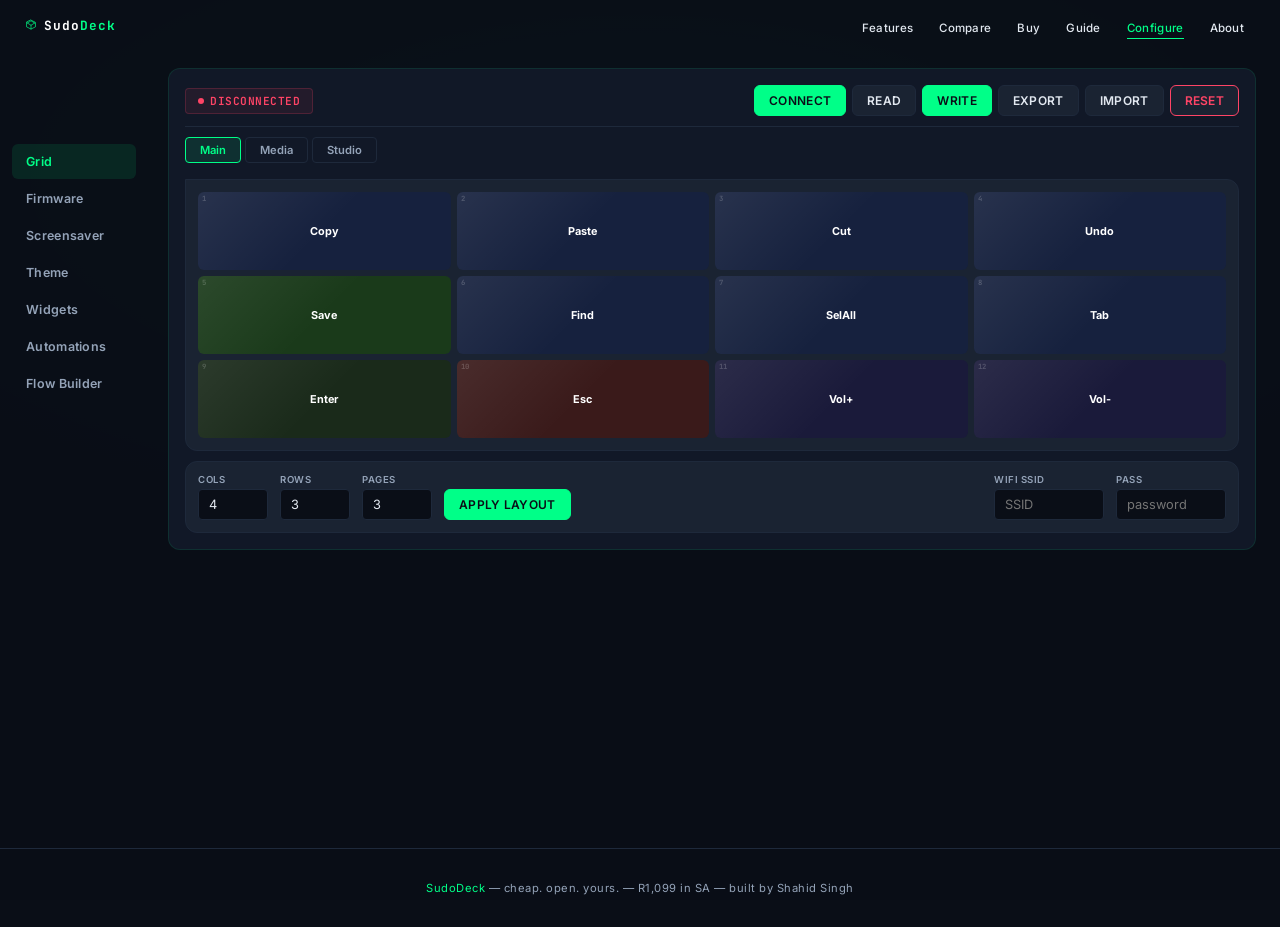
<file: docs/app/index.html>
<!DOCTYPE html>
<html lang="en">
<head>
<meta charset="UTF-8">
<meta name="viewport" content="width=device-width, initial-scale=1.0">
<title>Configure — SudoDeck</title>
<link rel="preconnect" href="https://fonts.googleapis.com">
<link href="https://fonts.googleapis.com/css2?family=Inter:wght@400;500;600;700;800;900&family=JetBrains+Mono:wght@400;500&display=swap" rel="stylesheet">
<link rel="icon" type="image/png" sizes="48x48" href="../assets/favicon.png">
<link rel="icon" type="image/png" sizes="200x250" href="../assets/sudodecklogo.png">
<link rel="apple-touch-icon" href="../assets/sudodecklogo.png">
<link rel="stylesheet" href="../style.css">
</head>
<body>

<nav>
  <a class="nl" href="../"><span class="s"><svg viewBox="0 0 100 125" fill="none" stroke="#00FF88" stroke-width="6" stroke-linecap="round" stroke-linejoin="round"><path d="M50 10 L90 30 L90 70 L50 90 L10 70 L10 30 Z" /><path d="M18 36 L50 16 L82 36" /><path d="M18 36 L50 56 L82 36" /><path d="M50 56 L50 90" /></svg></span>Sudo<span class="g">Deck</span></a>
  <ul class="nls">
    <li><a href="../">Features</a></li>
    <li><a href="../#compare">Compare</a></li>
    <li><a href="../buy/">Buy</a></li>
    <li><a href="../guide/">Guide</a></li>
    <li><a href="../app/" class="active">Configure</a></li>
    <li><a href="../#about">About</a></li>
  </ul>
</nav>

<div class="app-layout">

  <!-- ─── Sidebar ─── -->
  <div class="sidebar" id="sidebar">
    <div class="sidebar-items">
      <a class="sidebar-item active" data-section="grid">Grid</a>
      <a class="sidebar-item" data-section="firmware">Firmware</a>
      <a class="sidebar-item" data-section="screensaver">Screensaver</a>
      <a class="sidebar-item" data-section="theme">Theme</a>
      <a class="sidebar-item" data-section="widgets">Widgets</a>
      <a class="sidebar-item" data-section="automations">Automations</a>
      <a class="sidebar-item" data-section="flow">Flow Builder</a>
    </div>
  </div>

  <!-- ─── Main Content ─── -->
  <div class="main-content">

    <!-- ─── Grid Section (always visible) ─── -->
    <div class="section section-grid" id="section-grid">
      <div class="cfg-bar">
        <div id="sb" class="badge off"><div class="dot r"></div><span>DISCONNECTED</span></div>
        <div class="tb" style="margin:0;">
          <button class="btn pri" id="btnConnect">Connect</button>
          <button class="btn" id="btnRead">Read</button>
          <button class="btn pri" id="btnWrite">Write</button>
          <button class="btn" id="btnExport">Export</button>
          <button class="btn" id="btnImport" onclick="document.getElementById('fileInput').click()">Import</button>
          <input type="file" id="fileInput" accept=".json" style="display:none">
          <button class="btn dan" id="btnReset">Reset</button>
        </div>
      </div>
      <div class="cfg-sidebar"><div class="p-bar" id="pageBar"></div></div>
      <div class="p-bar" id="pBar"></div>
      <div id="gp" style="grid-template-columns:repeat(4,1fr)"></div>
      <div class="ep" id="ep">
        <h3>Edit Button</h3>
        <div class="er"><label>Label</label><input type="text" id="el" placeholder="Button label" maxlength="12"><label>Color</label><input type="color" id="ec" value="#16213e"></div>
        <div class="er">
          <label>Action</label>
          <select id="eat">
            <option value="key">Single Key</option><option value="combo">Key Combo</option><option value="text">Text String</option>
            <option value="macro">Macro Sequence</option><option value="delay">Delay (ms)</option><option value="app">App Launcher</option><option value="automation_toggle">Auto Toggle</option>
          </select>
        </div>
        <div id="af"></div>
        <div class="br"><button class="btn pri" id="bae">Apply</button><button class="btn dan" id="bde" style="margin-left:auto">Delete</button><button class="btn" id="bce">Cancel</button></div>
      </div>
      <div class="lc" style="margin-top:10px">
        <div class="cg"><label>Cols</label><input type="number" id="lc" min="1" max="6" value="4"></div>
        <div class="cg"><label>Rows</label><input type="number" id="lr" min="1" max="5" value="3"></div>
        <div class="cg"><label>Pages</label><input type="number" id="lp" min="1" max="18" value="3"></div>
        <button class="btn pri" id="bal">Apply Layout</button>
        <div class="cg" style="margin-left:auto"><label>WiFi SSID</label><input type="text" id="wifiSsid" placeholder="SSID" style="width:110px"></div>
        <div class="cg"><label>Pass</label><input type="password" id="wifiPass" placeholder="password" style="width:110px"></div>
        <button class="btn" id="btnWifiSet" style="display:none">Set WiFi</button>
      </div>
    </div>

    <!-- ─── Firmware Section ─── -->
    <div class="section" id="section-firmware" style="display:none">
      <div class="section-hdr">Firmware</div>
      <div class="fmw">
        <div class="fmw-hdr">
          <p class="fmw-note">Hold BOOT + tap RESET, release BOOT — then click Connect.</p>
          <button class="btn pri" id="btnFwConnect" onclick="fwConnect()">Connect</button>
          <span class="fmw-st" id="fwStatus">Disconnected</span>
        </div>
        <div class="fmw-variant">
          <label class="fmw-vl"><input type="radio" name="fwVariant" value="ble" checked onchange="fwApplyVariant()"> Standard (BLE)</label>
          <label class="fmw-vl"><input type="radio" name="fwVariant" value="wired" onchange="fwApplyVariant()"> Wired (Serial)</label>
          <span class="fmw-vn" id="fwVariantNote">Bluetooth keyboard — no extra software.</span>
        </div>
        <div class="fmw-actions">
          <button class="btn" id="btnFwBackup" onclick="fwBackup()" disabled>Backup</button>
          <div class="fmw-flash">
            <select id="fwVersion" onchange="fwVersionChanged()"><option value="">Select version</option></select>
            <span class="fw-or">or</span>
            <label class="btn" id="btnFwFlashLabel"><input type="file" id="btnFwFile" accept=".bin" onchange="fwFileSelected()" hidden>Custom .bin</label>
            <button class="btn dan" id="btnFwFlash" onclick="fwFlash()" disabled>Flash</button>
          </div>
        </div>
        <pre class="fmw-log" id="fwLog">Ready.</pre>
        <div class="fmw-bar-wrap"><div class="fmw-bar" id="fwBar"></div></div>
      </div>
      <div class="fmw" id="daemonSetup" style="margin-top:12px;display:none">
        <div class="fmw-hdr"><h3 style="margin:0;font-size:0.9rem">Daemon <span class="fmw-vn">ADVANCED</span></h3></div>
        <p style="color:var(--dim);font-size:0.82rem;margin-bottom:8px">Injects keystrokes over USB. Installs silently — plug and play.</p>
        <div class="fmw-actions" style="margin-bottom:0">
          <button class="btn pri" id="btnDaemonDownload" onclick="daemonDownload()">Download for <span id="daemonOs">your OS</span></button>
          <span style="font-size:0.78rem;color:var(--dim)" id="daemonFileName"></span>
        </div>
        <pre class="fmw-log" id="daemonLog" style="height:auto;min-height:50px;margin-top:8px;font-size:0.8rem">Select Wired (Serial) above to see daemon options.</pre>
      </div>
    </div>

    <!-- ─── Screensaver Section ─── -->
    <div class="section" id="section-screensaver" style="display:none">
      <div class="section-hdr">Screensaver</div>
      <div class="er">
        <label>Timeout</label><input type="number" id="saverTimeout" min="5" max="600" value="30"><span style="font-size:0.7rem;color:var(--dim)">sec</span>
        <label style="min-width:auto;margin-left:8px">Sleep</label><input type="number" id="saverSleep" min="0" max="600" value="60" style="width:60px"><span style="font-size:0.7rem;color:var(--dim)">sec (0=off)</span>
        <button class="btn pri" id="btnSaverSet" style="margin-left:auto">Set</button>
      </div>
      <div class="er" style="margin-bottom:0;margin-top:8px">
        <label>Mode</label>
        <select id="saverMode" style="flex:1"><option value="matrix">Matrix Rain</option><option value="f1">F1 Standings</option><option value="custom">Custom Widgets</option></select>
        <button class="btn pri" id="btnSaverModeSet" style="margin-left:auto">Set</button>
      </div>
    </div>

    <!-- ─── Theme Section ─── -->
    <div class="section" id="section-theme" style="display:none">
      <div class="section-hdr">Theme</div>
      <div id="themePreview"></div>
      <div class="er" style="margin-top:8px"><label>Theme</label><select id="themeName"><option value="default">Default (green)</option><option value="midnight">Midnight (purple)</option><option value="forest">Forest (green)</option><option value="amber">Amber (orange)</option><option value="cyberpunk">Cyberpunk (pink)</option><option value="monochrome">Monochrome (grey)</option><option value="ocean">Ocean (cyan)</option><option value="blood">Blood (red)</option><option value="nord">Nord (ice blue)</option><option value="dracula">Dracula (pink)</option></select></div>
      <div class="er"><label>Button Style</label><select id="themeStyle"><option value="flat">Flat</option><option value="outlined">Outlined</option><option value="neon">Neon</option><option value="soft">Soft</option><option value="shadow">Shadow</option></select></div>
      <div id="themeStylePreview" style="display:flex;gap:4px;margin-top:4px"></div>
      <button class="btn pri" id="btnThemeSet" style="margin-top:8px">Set Theme</button>
    </div>

    <!-- ─── Widgets Section ─── -->
    <div class="section" id="section-widgets" style="display:none">
      <div class="section-hdr">Custom Widgets</div>
      <div id="widgetList"></div>
      <button class="btn pri" id="btnWidgetAdd" style="margin-top:8px">+ Add Widget</button>
    </div>

    <!-- ─── Automations Section ─── -->
    <div class="section" id="section-automations" style="display:none">
      <div class="section-hdr">Automations</div>
      <div id="autoList"></div>
      <button class="btn pri" id="btnAutoAdd" style="margin-top:8px">+ Add Automation</button>
    </div>

    <!-- ─── Flow Builder Section ─── -->
    <div class="section" id="section-flow" style="display:none">
      <div class="section-hdr">Flow Builder</div>
      <textarea id="flowInput" rows="4" placeholder="unmute discord&#10;open chrome&#10;go to youtube.com&#10;wait 3s&#10;press f" style="width:100%;background:var(--bg);color:var(--text);border:1px solid var(--border);border-radius:6px;padding:10px;font-family:var(--mono);font-size:0.82rem;resize:vertical"></textarea>
      <div style="display:flex;gap:6px;margin-top:8px">
        <button class="btn pri" id="btnFlowParse">Parse</button>
        <button class="btn" id="btnFlowClear">Clear</button>
      </div>
      <div id="flowResult" style="margin-top:8px"></div>
      <div id="flowActions" style="display:none;gap:6px;margin-top:8px">
        <button class="btn pri" id="btnFlowAddGrid">Add to Grid</button>
      </div>
      <div class="flow-syntax">
        <div class="flow-syntax-title">Commands</div>
        <div class="flow-syntax-grid">
          <div><code>open &lt;app&gt;</code><span>Launch via Start menu</span></div>
          <div><code>press &lt;key&gt;</code><span>Single key (ENTER, F1, SPACE)</span></div>
          <div><code>press Ctrl+S</code><span>Key combo (CTRL, ALT, GUI, SHIFT)</span></div>
          <div><code>type &lt;text&gt;</code><span>Type a string</span></div>
          <div><code>wait &lt;n&gt;s</code><span>Pause N seconds</span></div>
          <div><code>delay &lt;ms&gt;</code><span>Pause N milliseconds</span></div>
          <div><code>go to &lt;url&gt;</code><span>Type URL + Enter</span></div>
          <div><code>press CTRL+S</code><span>Modifiers: CTRL, ALT, SHIFT, GUI</span></div>
        </div>
        <div class="flow-syntax-title" style="margin-top:10px">Supported Apps (<span id="flowAppCount"></span>)</div>
          <div class="flow-marquee-wrap">
            <div class="flow-marquee" id="flowMarquee"></div>
          </div>
      </div>
    </div>

  </div>
</div>

<footer>
  <a href="https://github.com/sudobreakstuff/sudodeck">SudoDeck</a> &mdash; cheap. open. yours. &mdash; R1,099 in SA &mdash; built by Shahid Singh
</footer>

<script src="../shortcuts.js"></script>
<script>
(function() {
  var names = Object.keys(SHORTCUTS).sort();
  var c = document.getElementById('flowAppCount');
  if (c) c.textContent = names.length;
  var m = document.getElementById('flowMarquee');
  if (m) {
    var slugMap = {
"discord":"discord","slack":"slack","microsoft teams":"microsoftteams","zoom":"zoom","google meet":"googlemeet","obs":"obsstudio","twitch":"twitch","photoshop":"adobephotoshop","premiere pro":"adobepremierepro","after effects":"aftereffects","illustrator":"adobeillustrator","davinci resolve":"davinciresolve","spotify":"spotify","youtube music":"youtubemusic","ableton live":"abletonlive","fl studio":"flstudio","audacity":"audacity","chrome":"googlechrome","firefox":"firefoxbrowser","vscode":"visualstudiocode","obsidian":"obsidian","notion":"notion","excel":"microsoftexcel","outlook":"microsoftoutlook","windows":"windows","macos":"macos"
    };
    function logo(n) {
      var slug = slugMap[n.toLowerCase()] || n.toLowerCase().replace(/\s+/g, '');
      var initials = n.split(' ').map(function(w) { return w[0]; }).join('').substring(0, 2).toUpperCase();
      return '<span class="flow-logo"><span class="flow-logo-i"><img src="https://cdn.simpleicons.org/' + slug + '" alt="" onerror="this.style.display=\'none\';this.parentNode.textContent=\'' + initials + '\'" loading="lazy" crossorigin="anonymous"></span><span class="flow-logo-n">' + n + '</span></span>';
    }
    m.innerHTML = names.map(logo).join('') + names.map(logo).join('');
  }
})();
</script>
<script src="../app.js"></script>
</body>
</html>
</file>
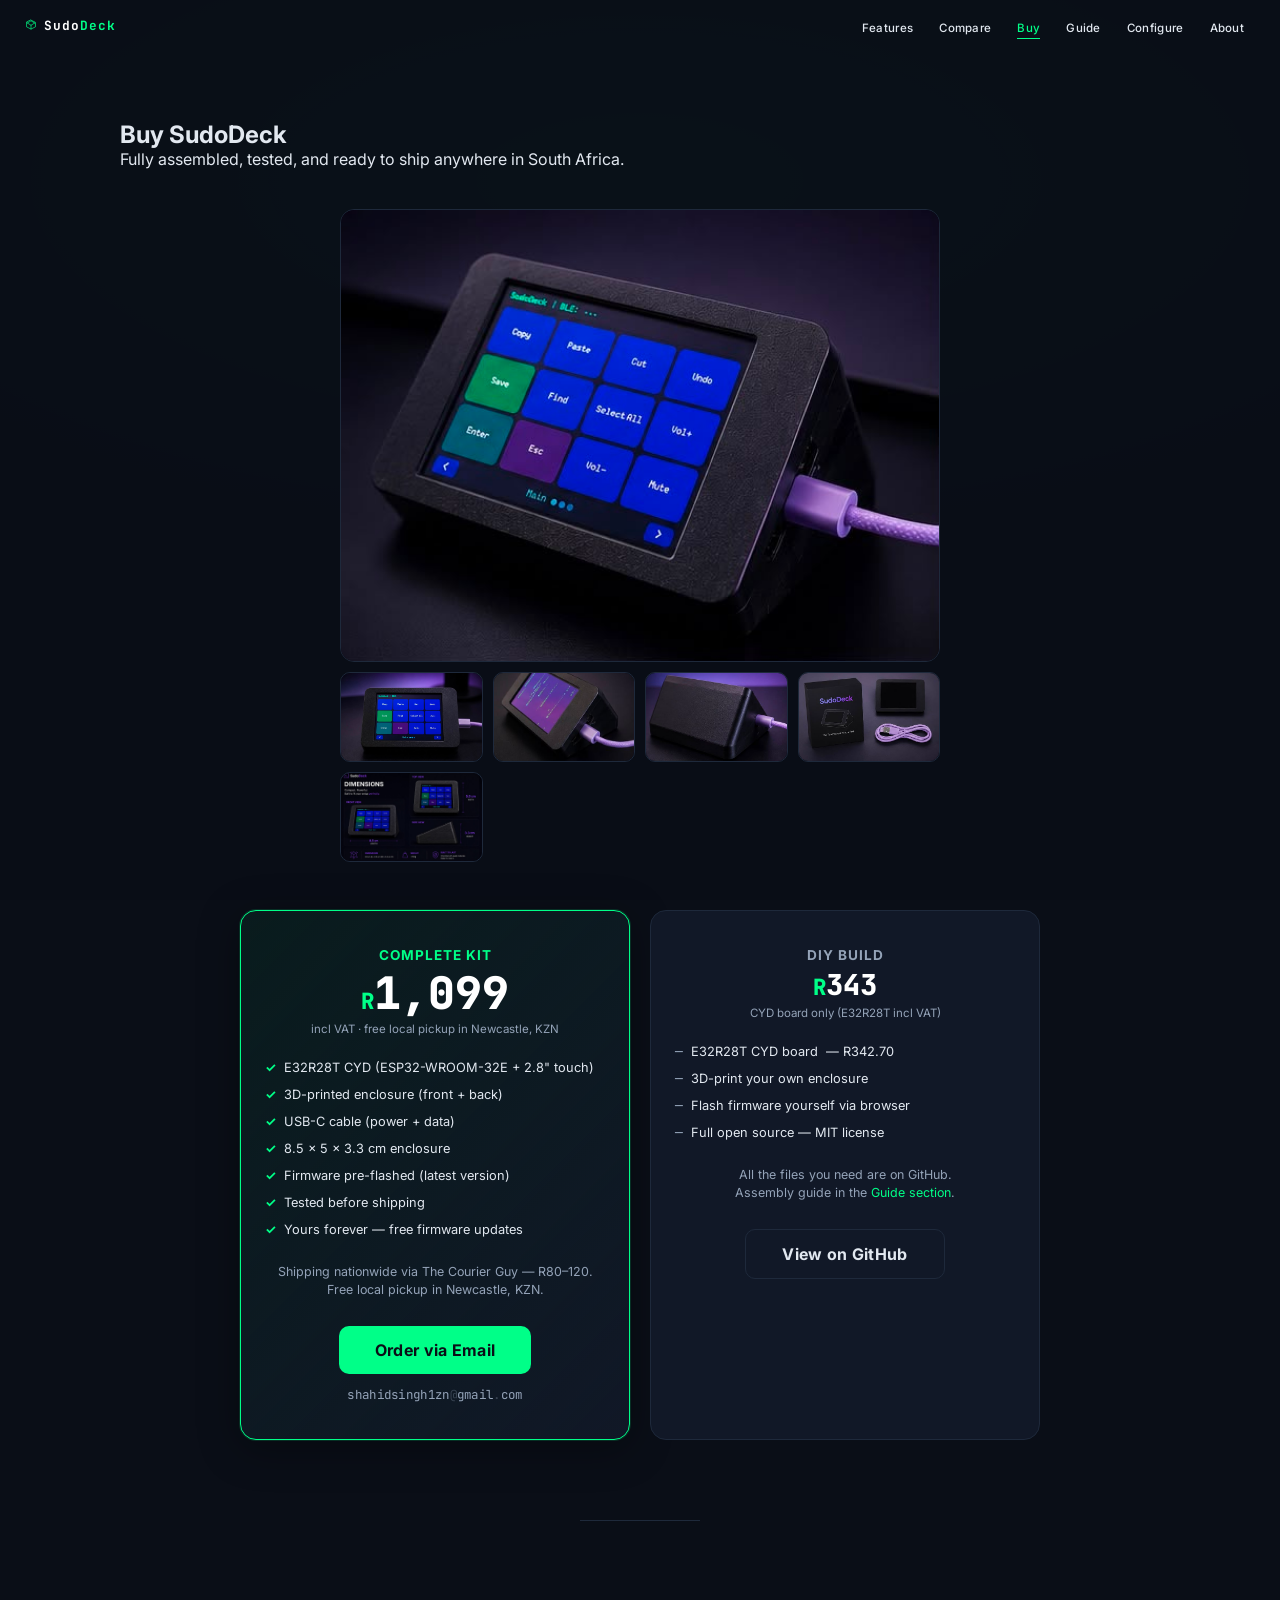
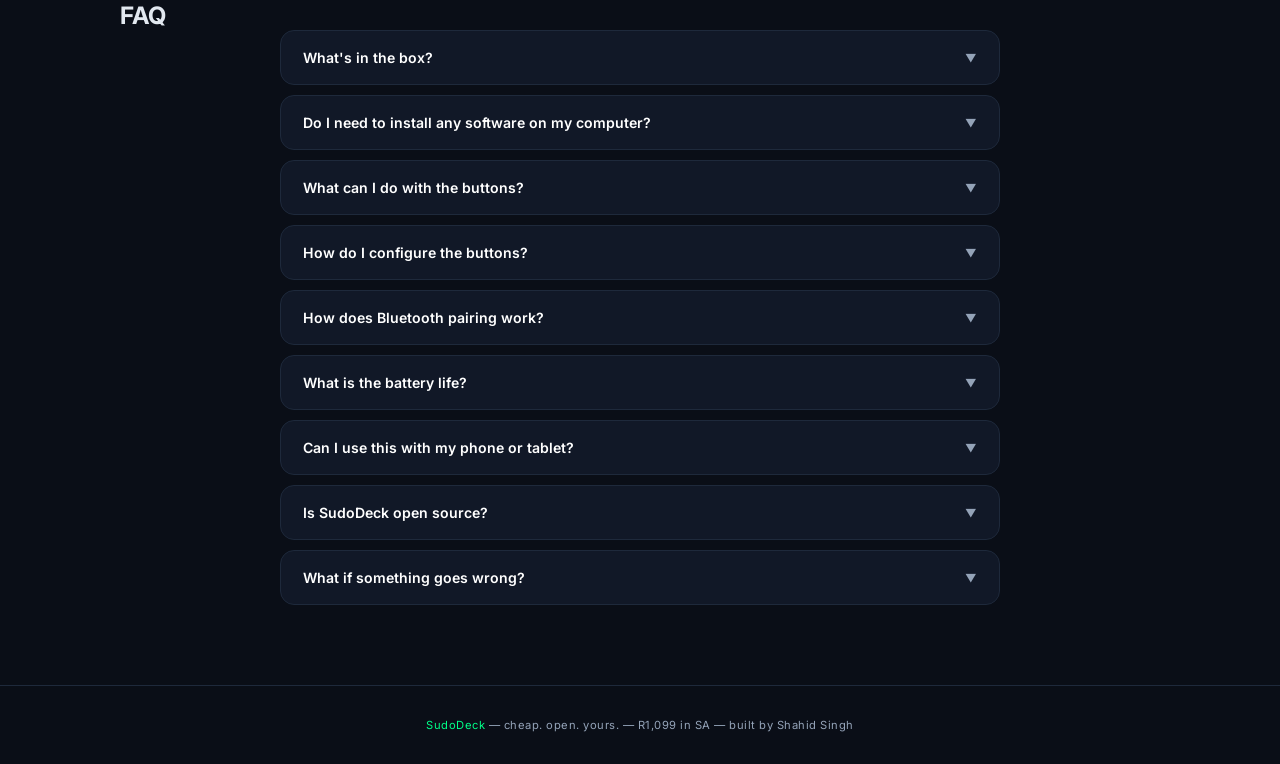
<file: docs/buy/index.html>
<!DOCTYPE html>
<html lang="en">
<head>
<meta charset="UTF-8">
<meta name="viewport" content="width=device-width, initial-scale=1.0">
<title>Buy SudoDeck — wireless macro deck</title>
<link rel="preconnect" href="https://fonts.googleapis.com">
<link href="https://fonts.googleapis.com/css2?family=Inter:wght@400;500;600;700;800;900&family=JetBrains+Mono:wght@400;500&display=swap" rel="stylesheet">
<link rel="icon" type="image/png" sizes="48x48" href="../assets/favicon.png">
<link rel="icon" type="image/png" sizes="200x250" href="../assets/sudodecklogo.png">
<link rel="apple-touch-icon" href="../assets/sudodecklogo.png">
<link rel="stylesheet" href="../style.css">
</head>
<body>

<nav>
  <a class="nl" href="../"><span class="s"><svg viewBox="0 0 100 125" fill="none" stroke="#00FF88" stroke-width="6" stroke-linecap="round" stroke-linejoin="round"><path d="M50 10 L90 30 L90 70 L50 90 L10 70 L10 30 Z" /><path d="M18 36 L50 16 L82 36" /><path d="M18 36 L50 56 L82 36" /><path d="M50 56 L50 90" /></svg></span>Sudo<span class="g">Deck</span></a>
  <ul class="nls">
    <li><a href="../">Features</a></li>
    <li><a href="../#compare">Compare</a></li>
    <li><a href="../buy/" class="active">Buy</a></li>
    <li><a href="../guide/">Guide</a></li>
    <li><a href="../app/">Configure</a></li>
    <li><a href="../#about">About</a></li>
  </ul>
</nav>

<section id="buy" class="section-reveal" style="padding-top:120px">
  <div class="inner">
    <h2>Buy <span class="g">Sudo</span>Deck</h2>
    <p class="sd">Fully assembled, tested, and ready to ship anywhere in South Africa.</p>

    <div class="shop-gallery">
      <div class="shop-main">
        <img src="../assets/angled.jpeg" alt="SudoDeck front-right angle" loading="lazy">
      </div>
      <div class="shop-thumbs">
        <img src="../assets/front.jpeg" alt="SudoDeck straight on" loading="lazy">
        <img src="../assets/top-angle.jpeg" alt="SudoDeck from above" loading="lazy">
        <img src="../assets/back.jpeg" alt="SudoDeck back" loading="lazy">
        <img src="../assets/box.jpeg" alt="SudoDeck box contents" loading="lazy">
        <img src="../assets/sudodeckdimensions.jpeg" alt="SudoDeck dimensions" loading="lazy">
      </div>
    </div>

    <div class="pricing-grid">
      <div class="pricing-card featured">
        <h3>Complete Kit</h3>
        <div class="big-price"><span class="cur">R</span>1,099</div>
        <p class="price-note">incl VAT &middot; free local pickup in Newcastle, KZN</p>
        <ul>
          <li><span class="check">&#10003;</span> E32R28T CYD (ESP32-WROOM-32E + 2.8" touch)</li>
          <li><span class="check">&#10003;</span> 3D-printed enclosure (front + back)</li>
          <li><span class="check">&#10003;</span> USB-C cable (power + data)</li>
          <li><span class="check">&#10003;</span> 8.5 × 5 × 3.3 cm enclosure</li>
          <li><span class="check">&#10003;</span> Firmware pre-flashed (latest version)</li>
          <li><span class="check">&#10003;</span> Tested before shipping</li>
          <li><span class="check">&#10003;</span> Yours forever &mdash; free firmware updates</li>
        </ul>
        <p style="font-size:0.78rem;color:var(--dim);margin-bottom:18px;line-height:1.5">
          Shipping nationwide via The Courier Guy — R80–120.<br>
          Free local pickup in Newcastle, KZN.
        </p>
      <p class="pricing-links">
        <a class="btn-large" href="mailto:shahidsingh1zn@gmail.com">Order via Email</a>
      </p>
      <p class="pricing-email"><a href="mailto:shahidsingh1zn@gmail.com">shahidsingh1zn<span style="opacity:0.3">@</span>gmail<span style="opacity:0.3">.</span>com</a></p>
    </div>
    <div class="pricing-card">
      <h3>DIY Build</h3>
        <div class="big-price" style="font-size:1.8rem;"><span class="cur">R</span>343</div>
        <p class="price-note">CYD board only (E32R28T incl VAT)</p>
        <ul>
          <li><span class="dim">─</span> <a href="https://robotics.org.za/E32R28T" target="_blank" style="color:var(--text)">E32R28T CYD board</a> — R342.70</li>
          <li><span class="dim">─</span> 3D-print your own enclosure</li>
          <li><span class="dim">─</span> Flash firmware yourself via browser</li>
          <li><span class="dim">─</span> Full open source — MIT license</li>
        </ul>
        <p style="font-size:0.78rem;color:var(--dim);margin-bottom:18px;line-height:1.5">
          All the files you need are on GitHub.<br>
          Assembly guide in the <a href="../guide/" style="color:var(--acc)">Guide section</a>.
        </p>
        <p class="pricing-links">
          <a class="btn-large sec" href="https://github.com/sudobreakstuff/sudodeck" target="_blank">View on GitHub</a>
        </p>
      </div>
    </div>
  </div>
</section>

<div class="divider"></div>

<section id="faq" class="section-reveal" style="padding:80px 20px;">
  <div class="inner">
    <h2>FAQ</h2>
    <div class="faq-grid">
      <div class="faq-item">
        <div class="faq-q" onclick="this.classList.toggle('open');this.nextElementSibling.classList.toggle('open')">
          What's in the box?
          <span class="faq-arrow">&#9660;</span>
        </div>
        <div class="faq-a">The complete kit includes the E32R28T CYD board (ESP32-WROOM-32E + 2.8" ILI9341 touch display), a 3D-printed PLA enclosure (front and back panels), a USB-C cable for power and data, and the latest SudoDeck firmware pre-flashed and tested.</div>
      </div>
      <div class="faq-item">
        <div class="faq-q" onclick="this.classList.toggle('open');this.nextElementSibling.classList.toggle('open')">
          Do I need to install any software on my computer?
          <span class="faq-arrow">&#9660;</span>
        </div>
        <div class="faq-a">No. SudoDeck uses standard Bluetooth HID — your computer sees it as a regular Bluetooth keyboard. No drivers, no daemons, no background apps. The config tool runs in your browser (Chrome/Edge) via Web Serial. Nothing to install.</div>
      </div>
      <div class="faq-item">
        <div class="faq-q" onclick="this.classList.toggle('open');this.nextElementSibling.classList.toggle('open')">
          What can I do with the buttons?
          <span class="faq-arrow">&#9660;</span>
        </div>
        <div class="faq-a">Each button can send a single key (F1, Enter, etc.), a key combination (CTRL+C, ALT+TAB), type a text string, run a multi-step macro, or launch an app (Windows/macOS/Linux). You can have up to 12 pages with configurable grid sizes.</div>
      </div>
      <div class="faq-item">
        <div class="faq-q" onclick="this.classList.toggle('open');this.nextElementSibling.classList.toggle('open')">
          How do I configure the buttons?
          <span class="faq-arrow">&#9660;</span>
        </div>
        <div class="faq-a">Open the <a href="../app/" style="color:var(--acc)">Configure page</a> in Chrome or Edge. Plug in your SudoDeck via USB, click Connect, select the serial port, and the config tool reads your current layout. Edit labels, colors, actions — then click Write to save to the device. You can also <strong>Export</strong> your layout as a JSON file to share with others or keep as a backup, and <strong>Import</strong> any JSON config you've saved or received.</div>
      </div>
      <div class="faq-item">
        <div class="faq-q" onclick="this.classList.toggle('open');this.nextElementSibling.classList.toggle('open')">
          How does Bluetooth pairing work?
          <span class="faq-arrow">&#9660;</span>
        </div>
        <div class="faq-a">Unplug USB (or keep it plugged for power — your choice). Open Bluetooth settings on your computer, phone, or tablet. Look for "SudoDeck" in the device list and pair. Pair once, it stays paired permanently. The device appears as a standard keyboard — no special drivers needed.</div>
      </div>
      <div class="faq-item">
        <div class="faq-q" onclick="this.classList.toggle('open');this.nextElementSibling.classList.toggle('open')">
          What is the battery life?
          <span class="faq-arrow">&#9660;</span>
        </div>
        <div class="faq-a">The CYD does not include a built-in battery, but the board has a LiPo charger (IP5306) if you add one. For normal use, keep it plugged into USB or any 5V phone charger. The screensaver activates after inactivity (configurable, default 30s), and the display can sleep after a longer timeout (configurable, default 60s).</div>
      </div>
      <div class="faq-item">
        <div class="faq-q" onclick="this.classList.toggle('open');this.nextElementSibling.classList.toggle('open')">
          Can I use this with my phone or tablet?
          <span class="faq-arrow">&#9660;</span>
        </div>
        <div class="faq-a">Yes. SudoDeck works with any device that supports Bluetooth keyboards — iPhones, iPads, Android phones and tablets, smart TVs, and of course Windows, Mac, and Linux computers.</div>
      </div>
      <div class="faq-item">
        <div class="faq-q" onclick="this.classList.toggle('open');this.nextElementSibling.classList.toggle('open')">
          Is SudoDeck open source?
          <span class="faq-arrow">&#9660;</span>
        </div>
        <div class="faq-a">Yes — MIT licensed. The entire firmware, website, config tool, and enclosure designs are on GitHub. Fork it, hack it, build something new. There is no proprietary software or paid upgrade tier.</div>
      </div>
      <div class="faq-item">
        <div class="faq-q" onclick="this.classList.toggle('open');this.nextElementSibling.classList.toggle('open')">
          What if something goes wrong?
          <span class="faq-arrow">&#9660;</span>
        </div>
        <div class="faq-a">Pre-assembled units come with a 6-month warranty covering hardware defects. If the board fails, we'll replace it. Open an issue on GitHub or email shahidsingh1zn@gmail.com for support.</div>
      </div>
    </div>
  </div>
</section>

<footer>
  <a href="https://github.com/sudobreakstuff/sudodeck">SudoDeck</a> &mdash; cheap. open. yours. &mdash; R1,099 in SA &mdash; built by Shahid Singh
</footer>

<script>
const iv = new IntersectionObserver(function(es) {
  es.forEach(function(e) { if (e.isIntersecting) e.target.classList.add('in'); });
}, { threshold: 0.1 });
document.querySelectorAll('.rv').forEach(function(el) { iv.observe(el); });
document.querySelectorAll('.section-reveal').forEach(function(el) { iv.observe(el); });

// shop gallery: click thumbnail to swap into main
document.querySelectorAll('.shop-thumbs img').forEach(function(t) {
  t.addEventListener('click', function() {
    var main = document.querySelector('.shop-main img');
    var tempSrc = main.src;
    main.src = this.src;
    this.src = tempSrc;
  });
});
</script>
</body>
</html>
</file>
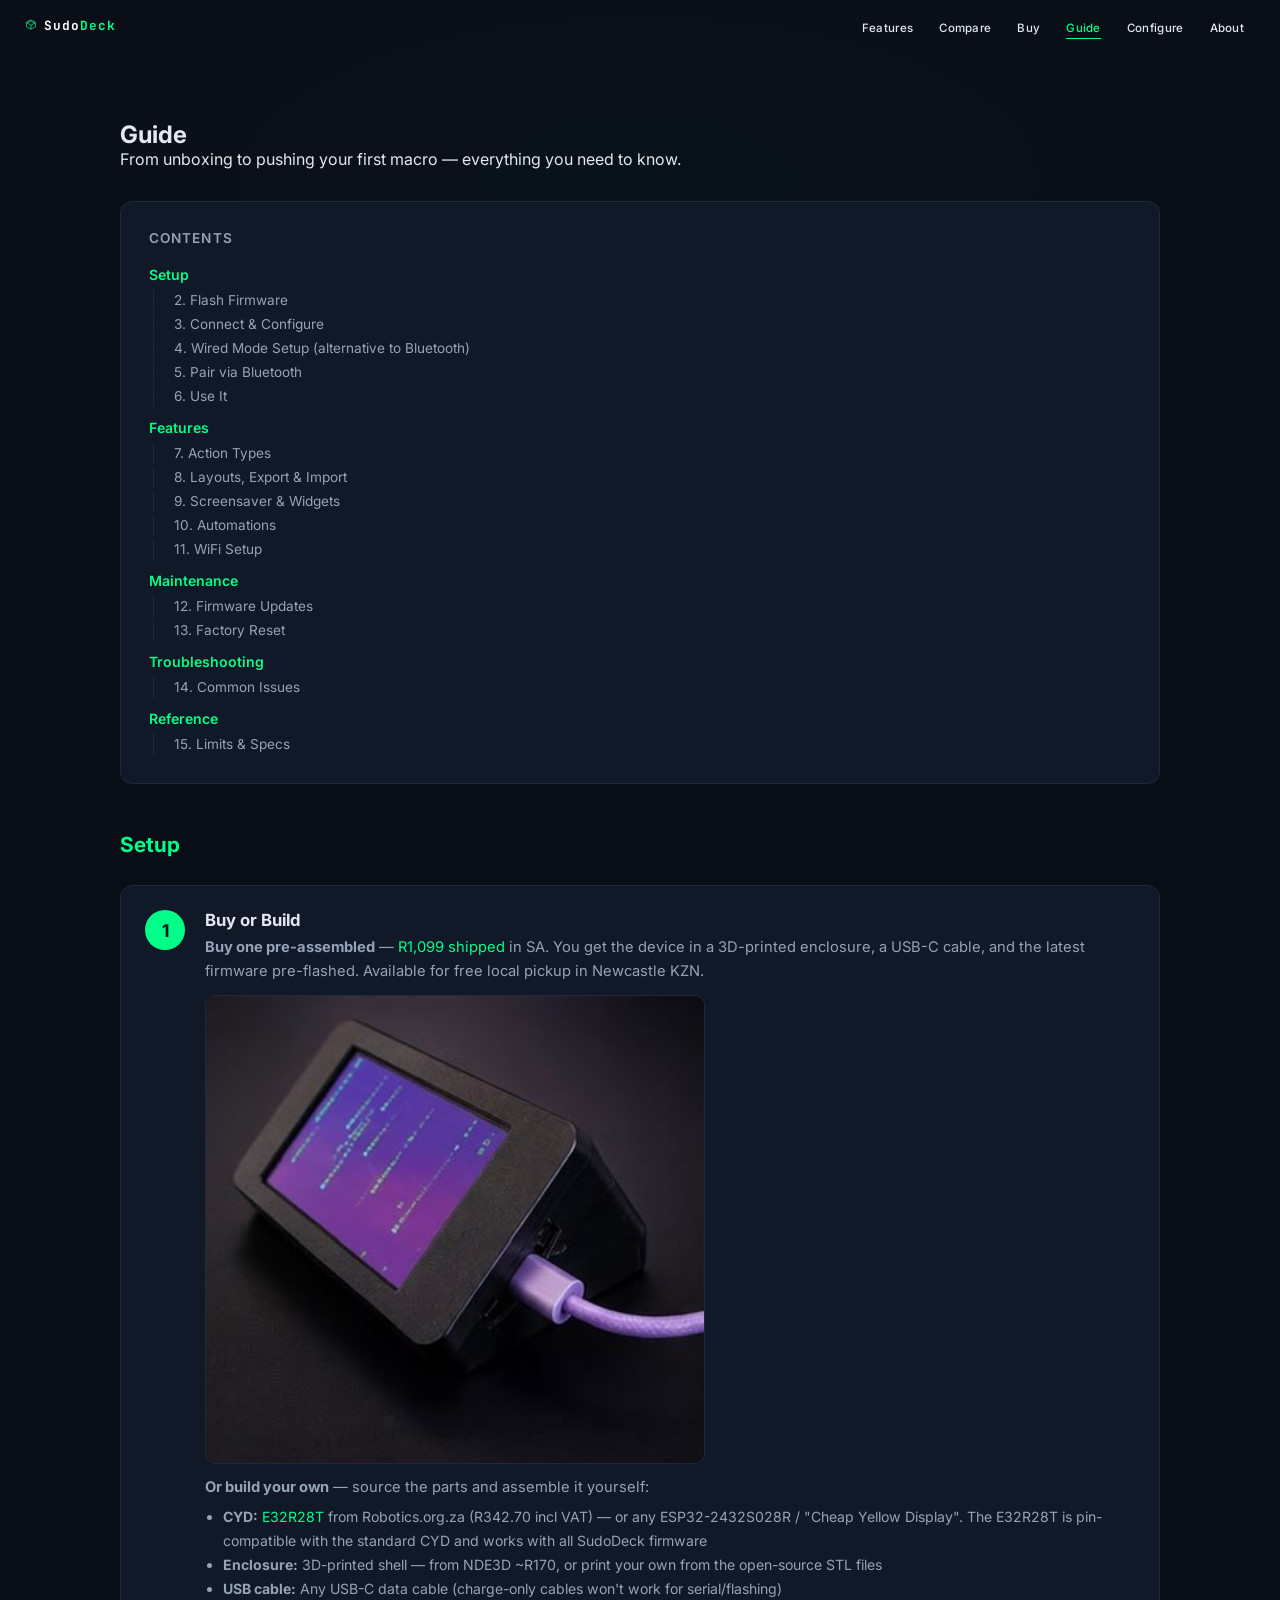
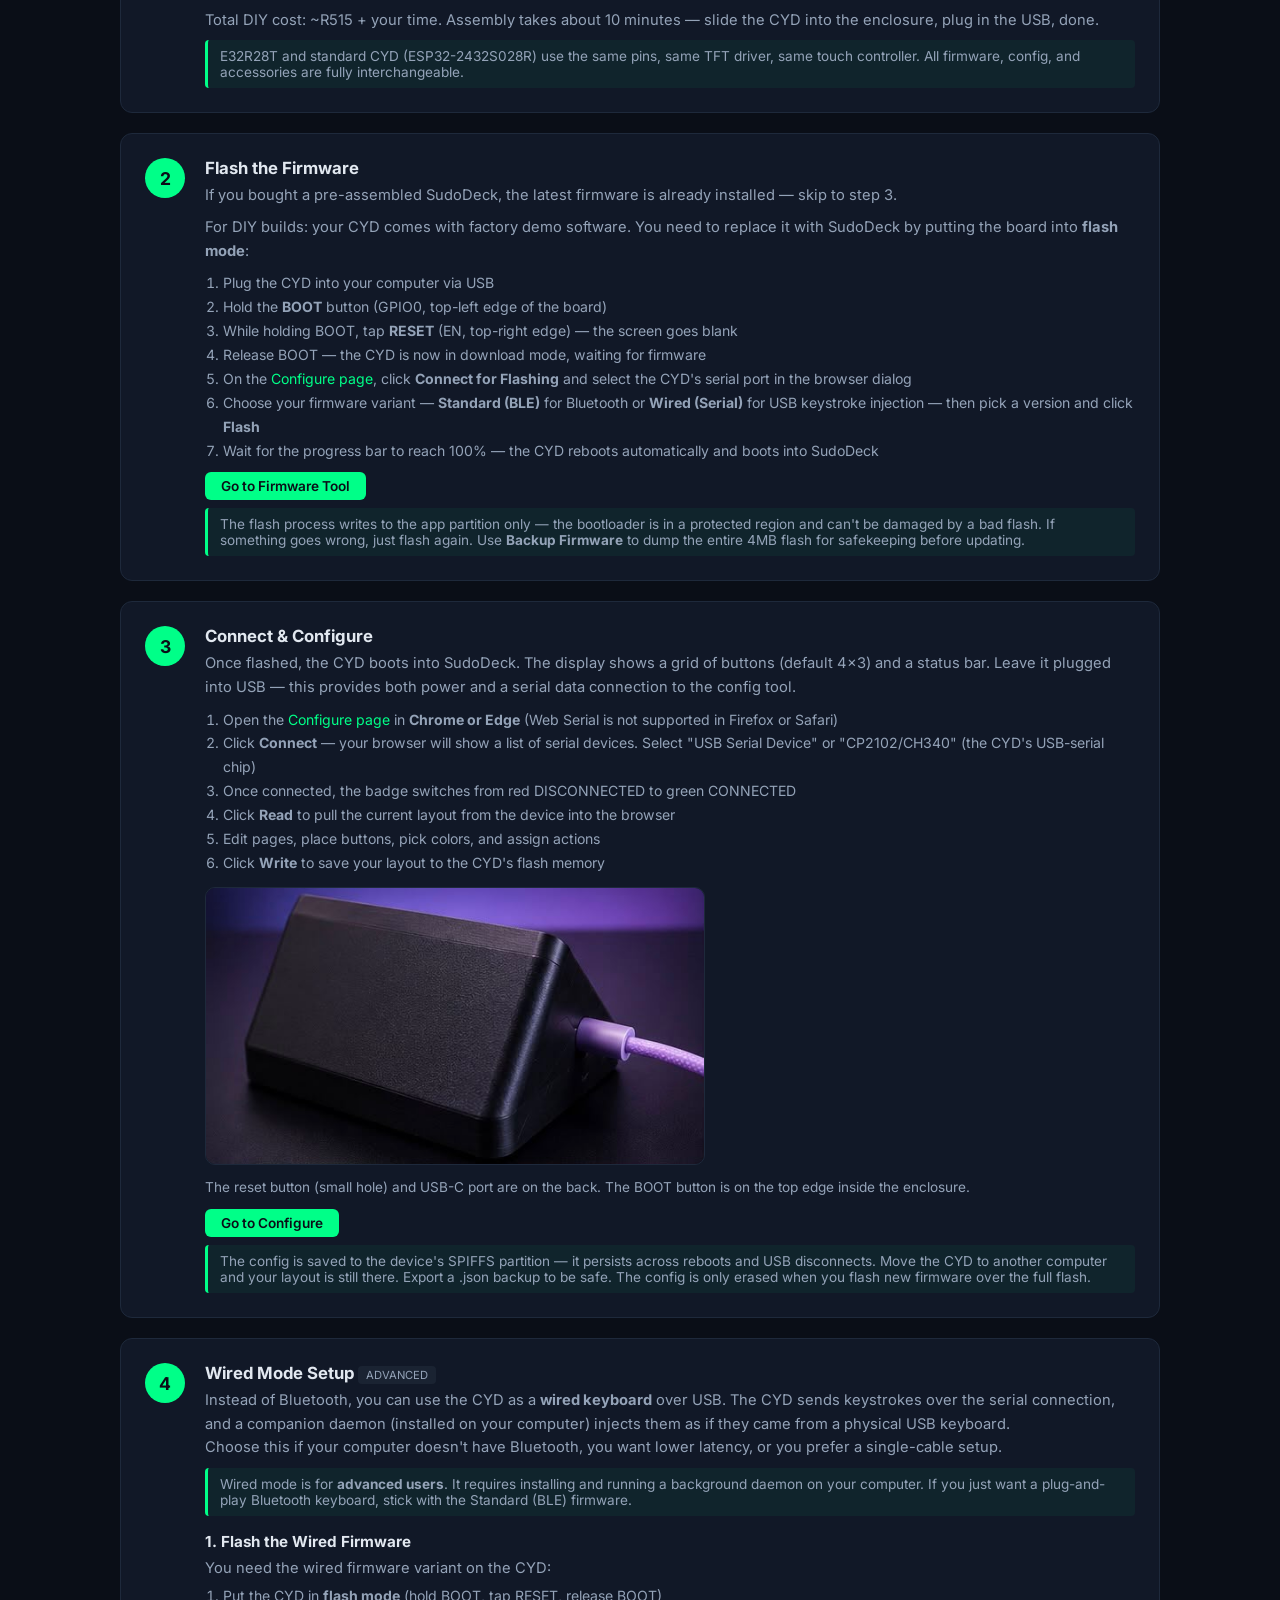
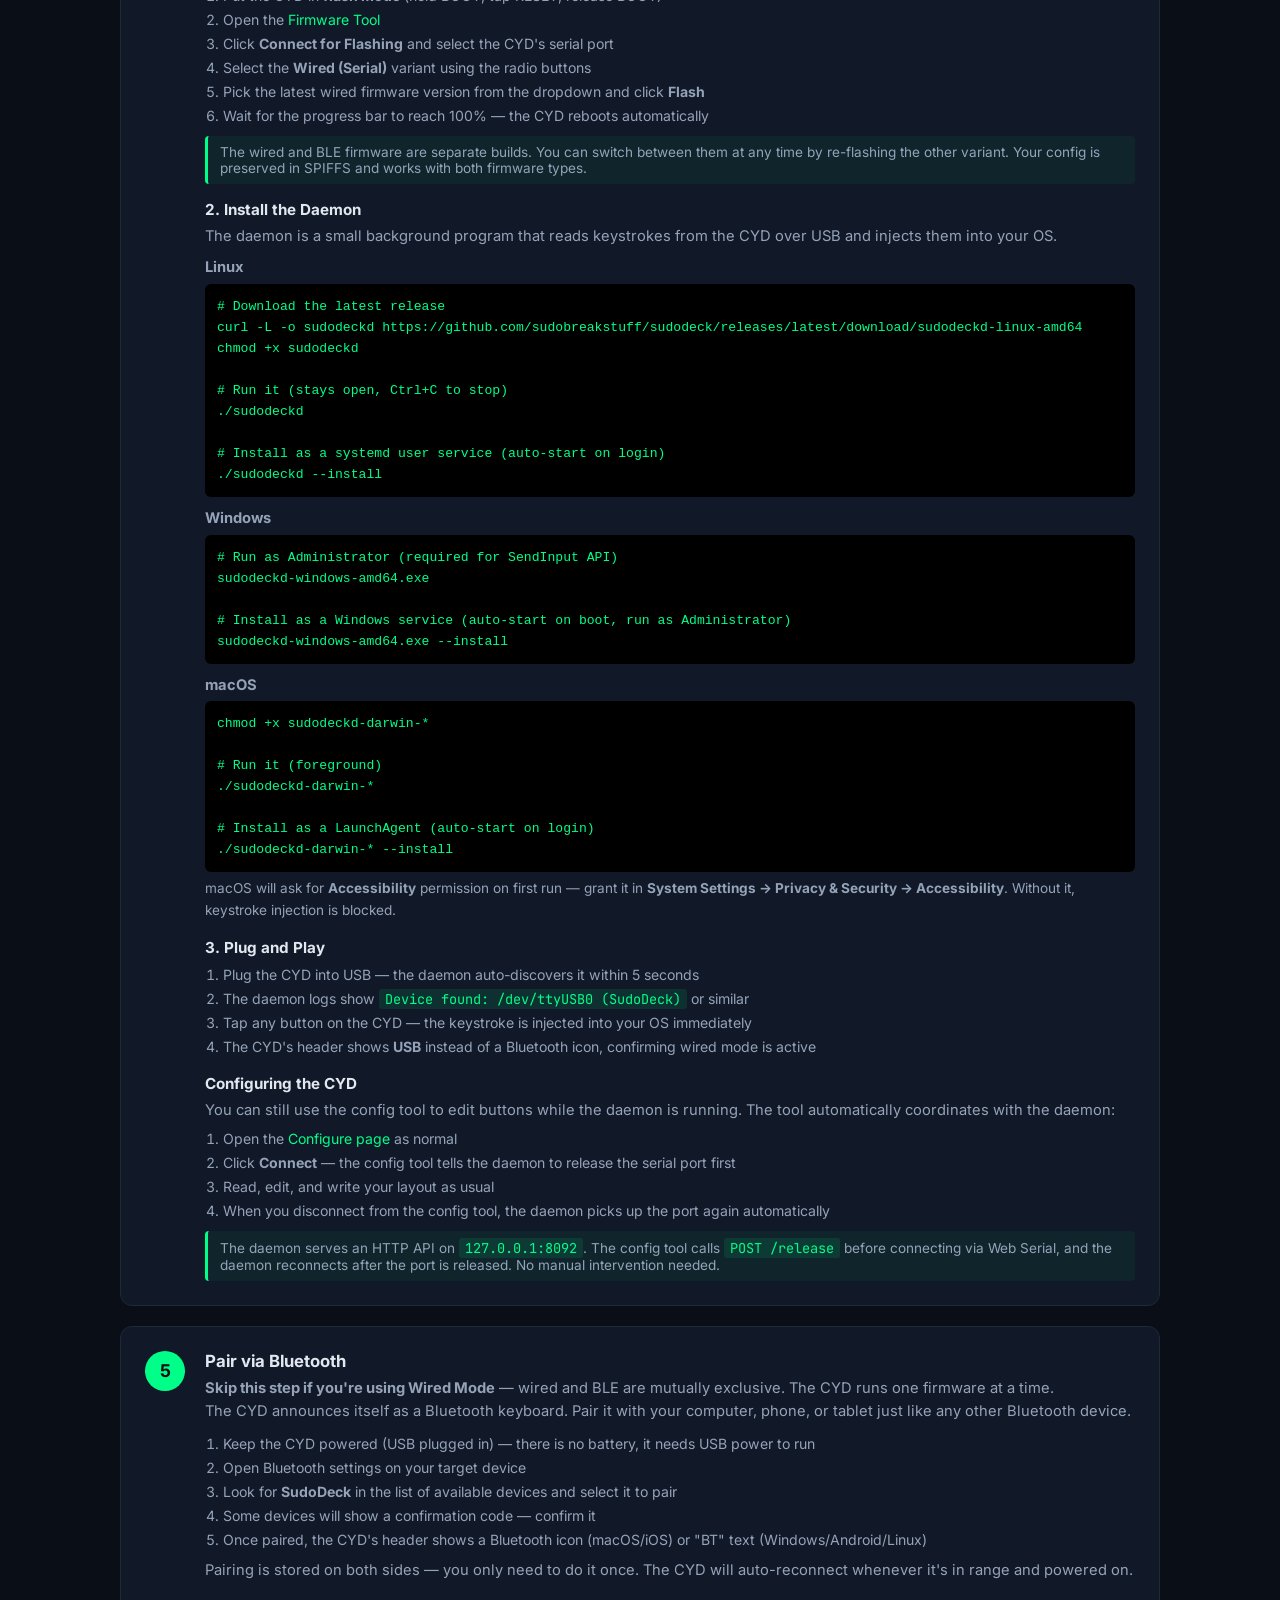
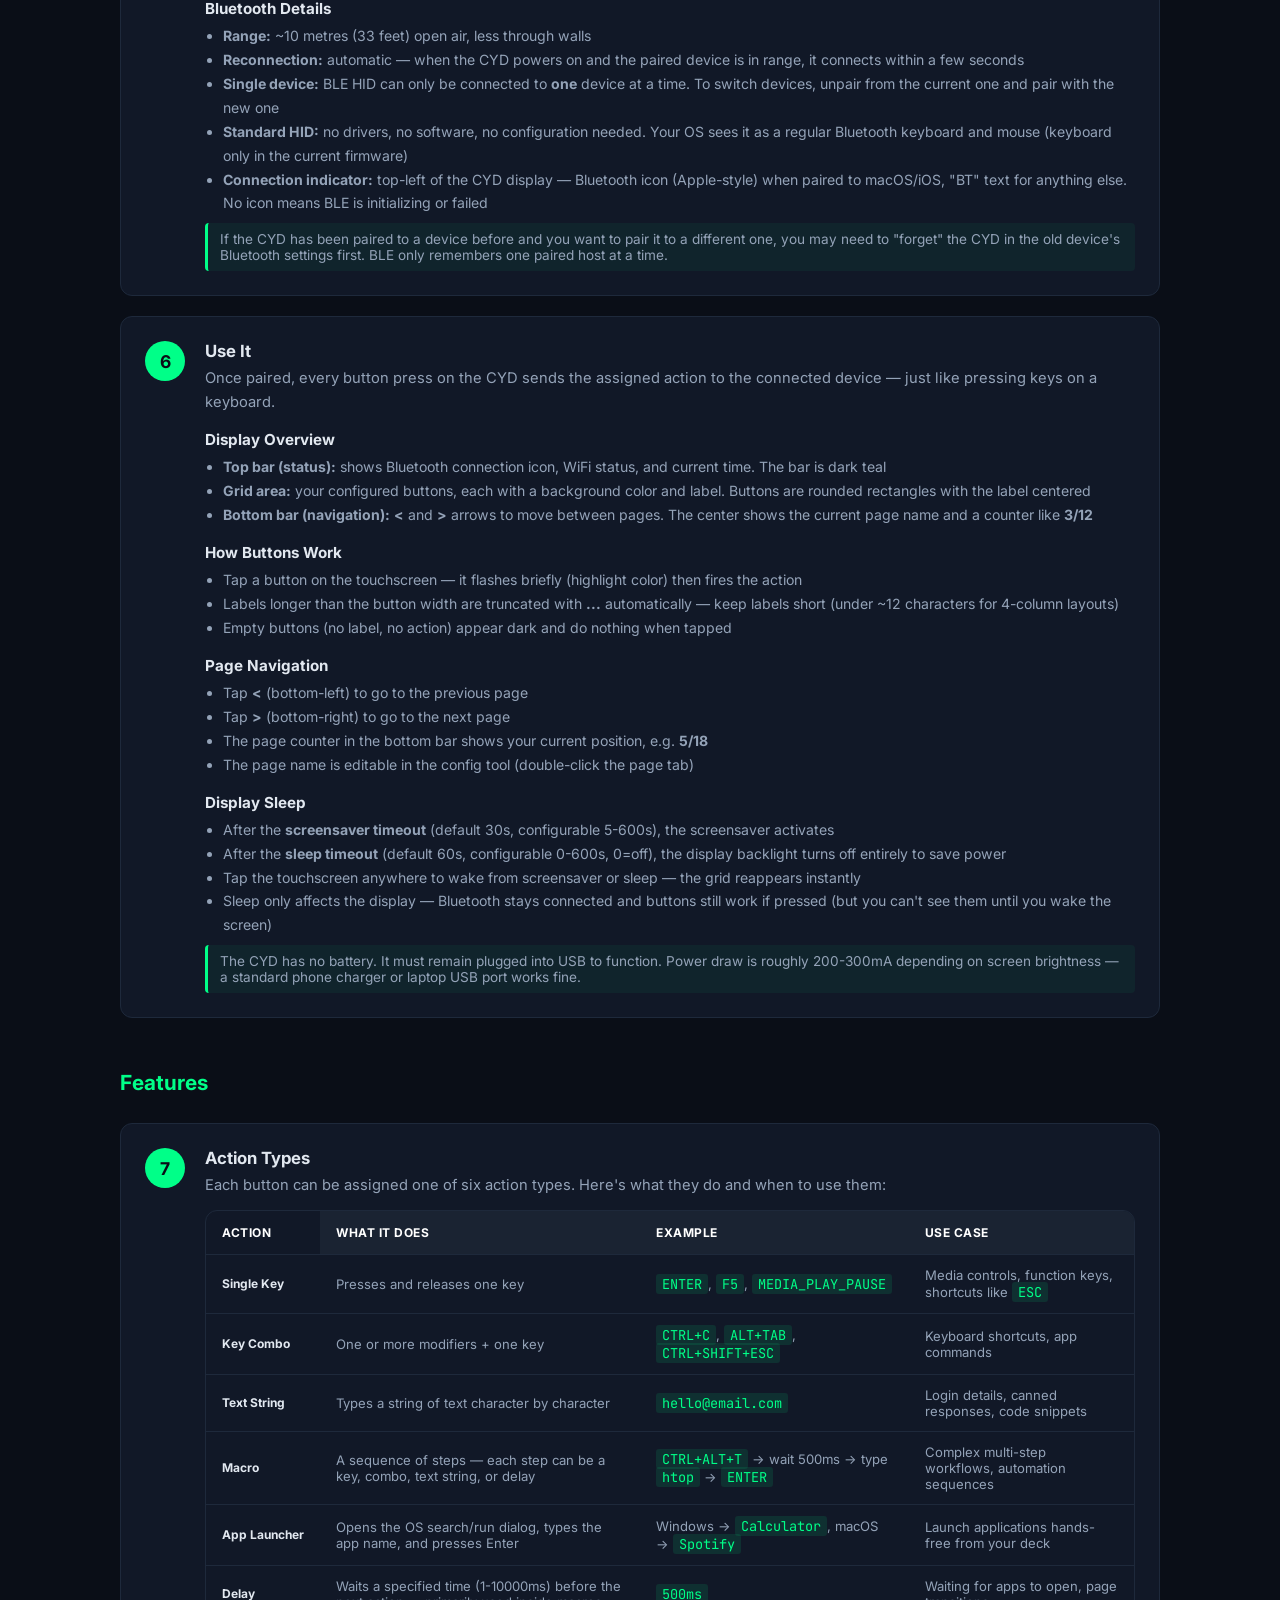
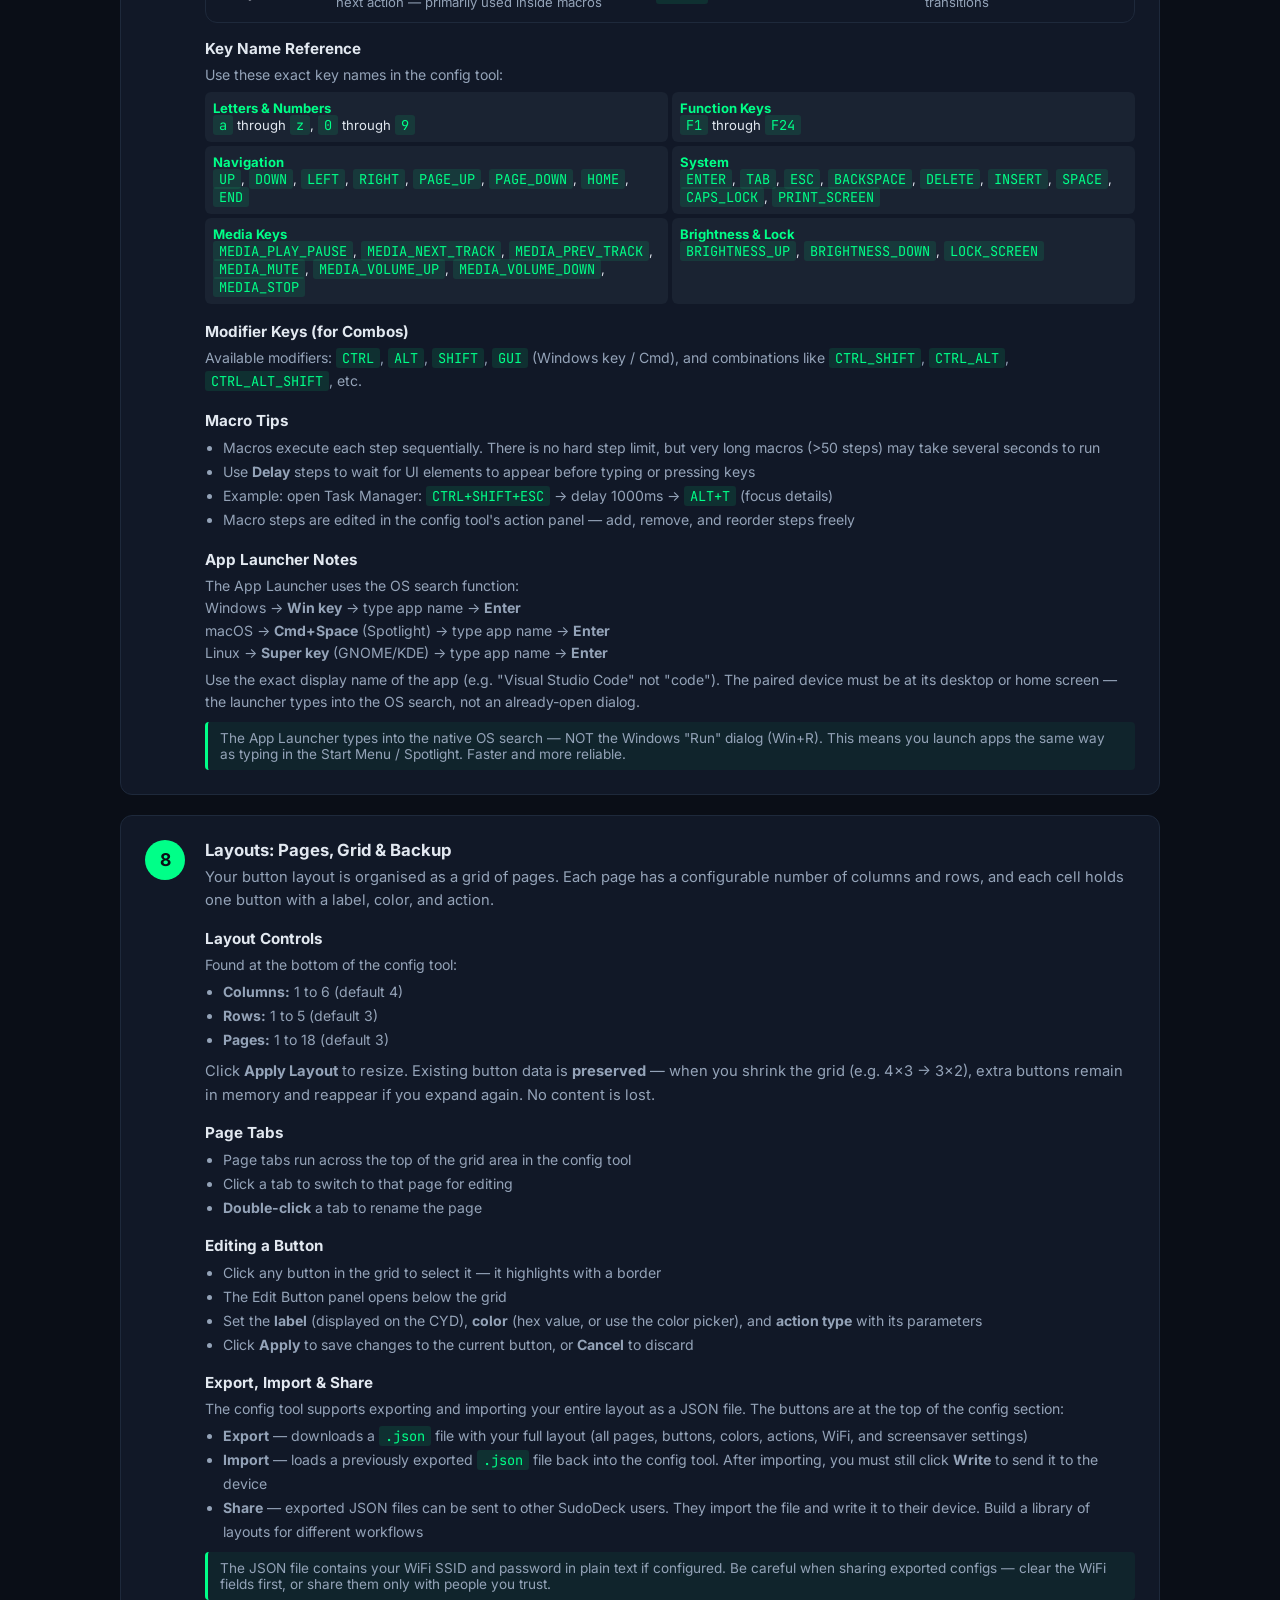
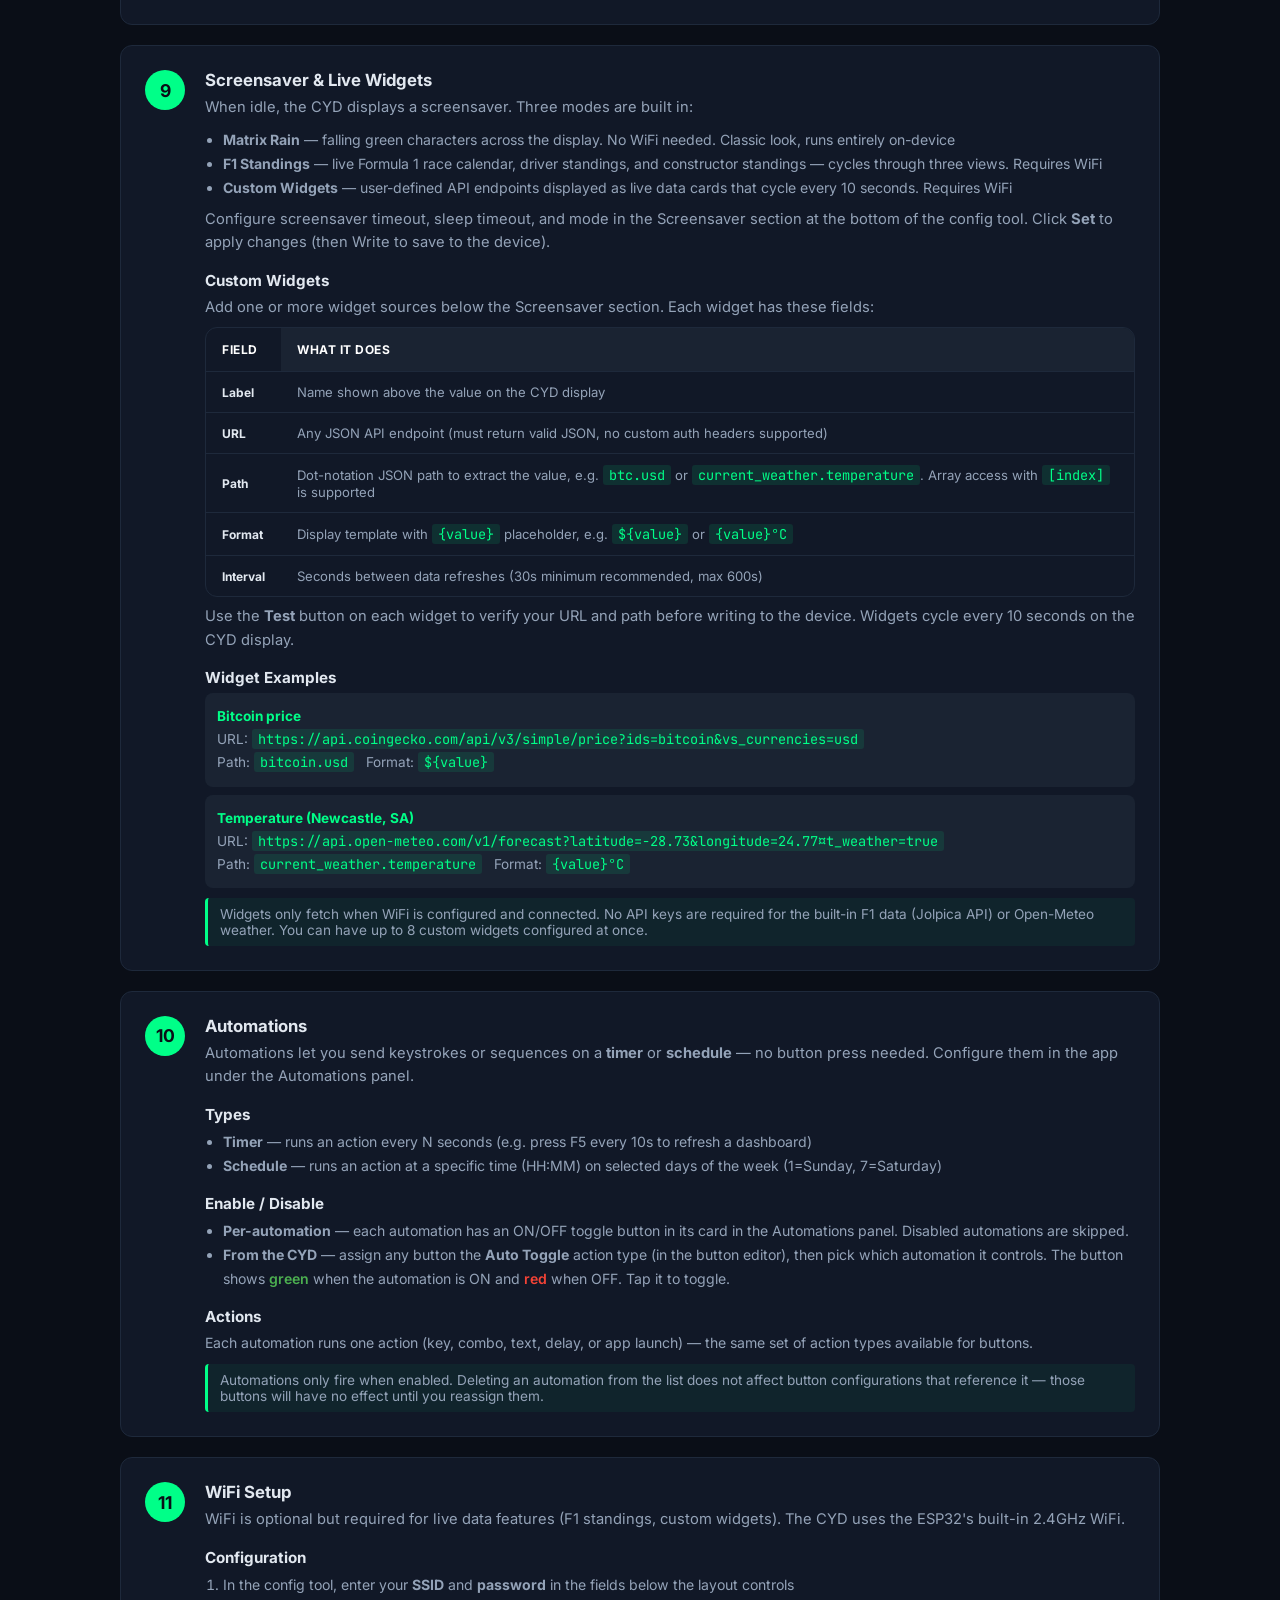
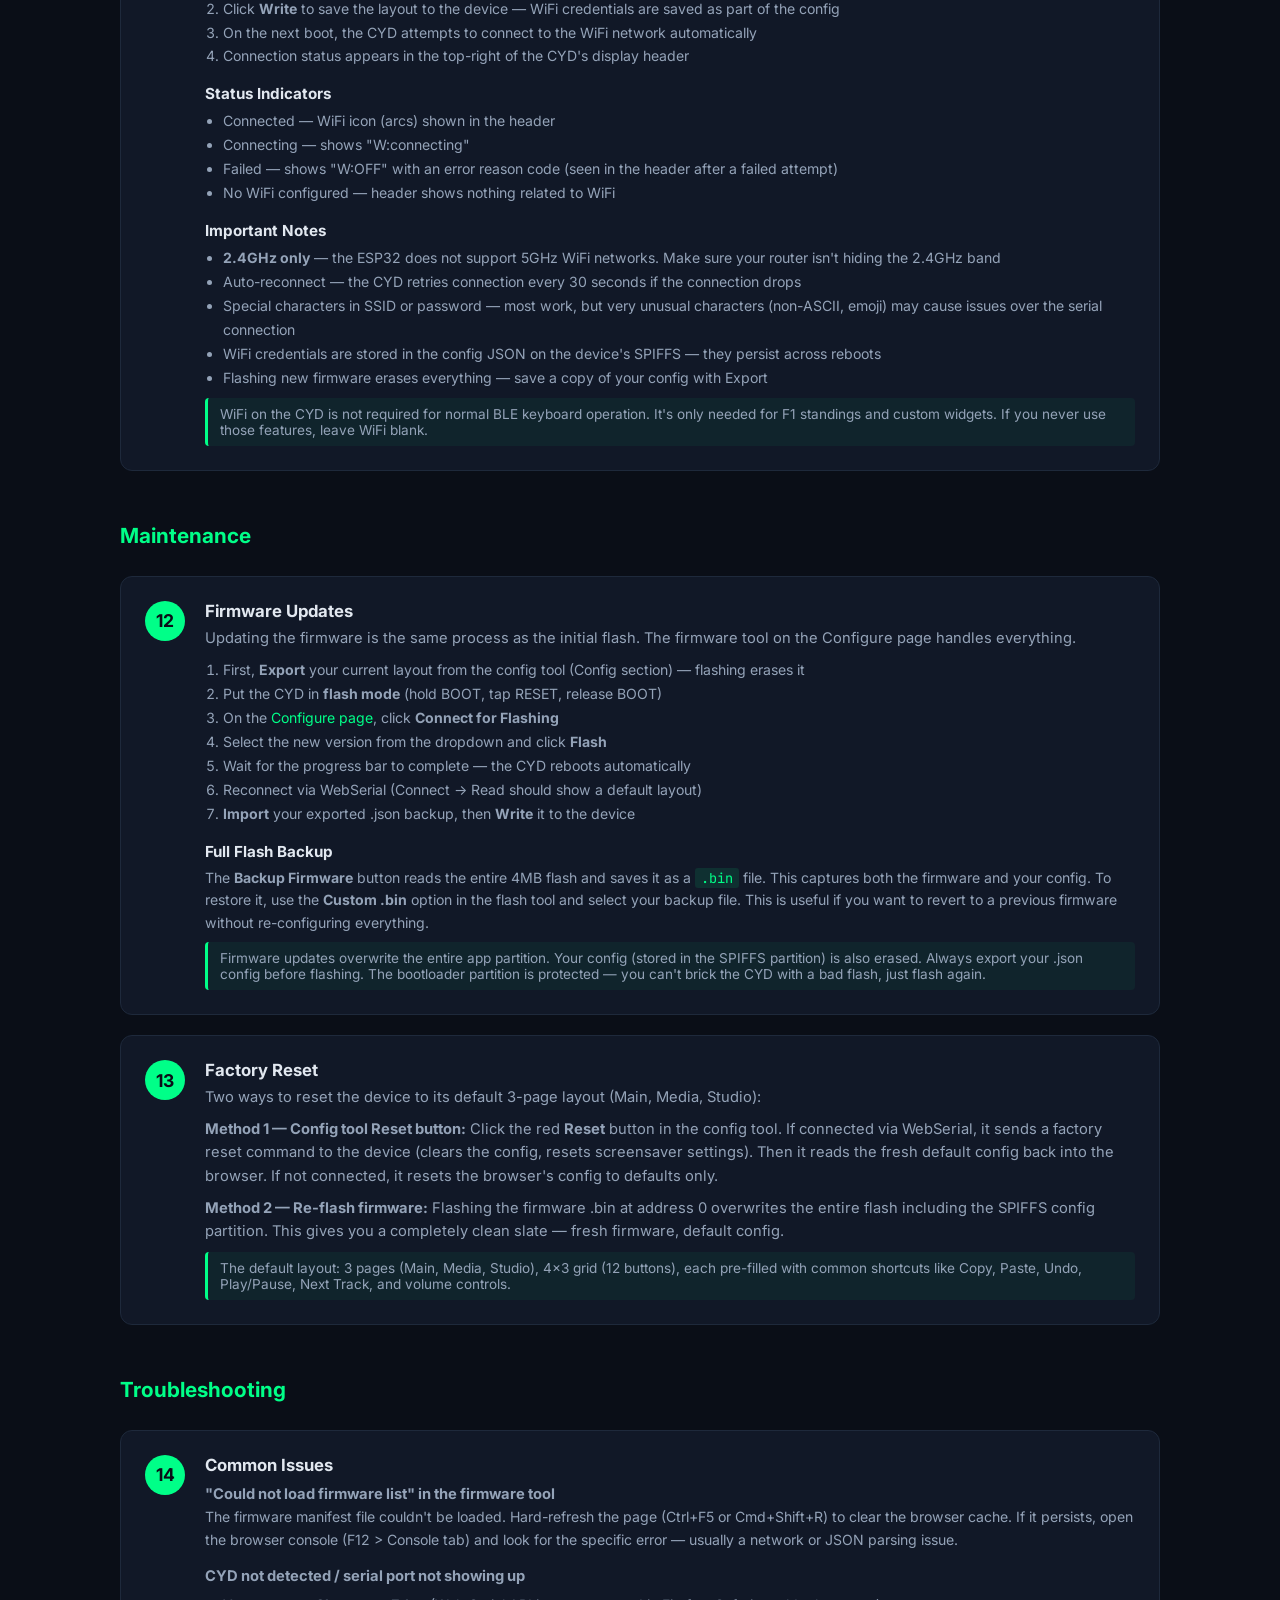
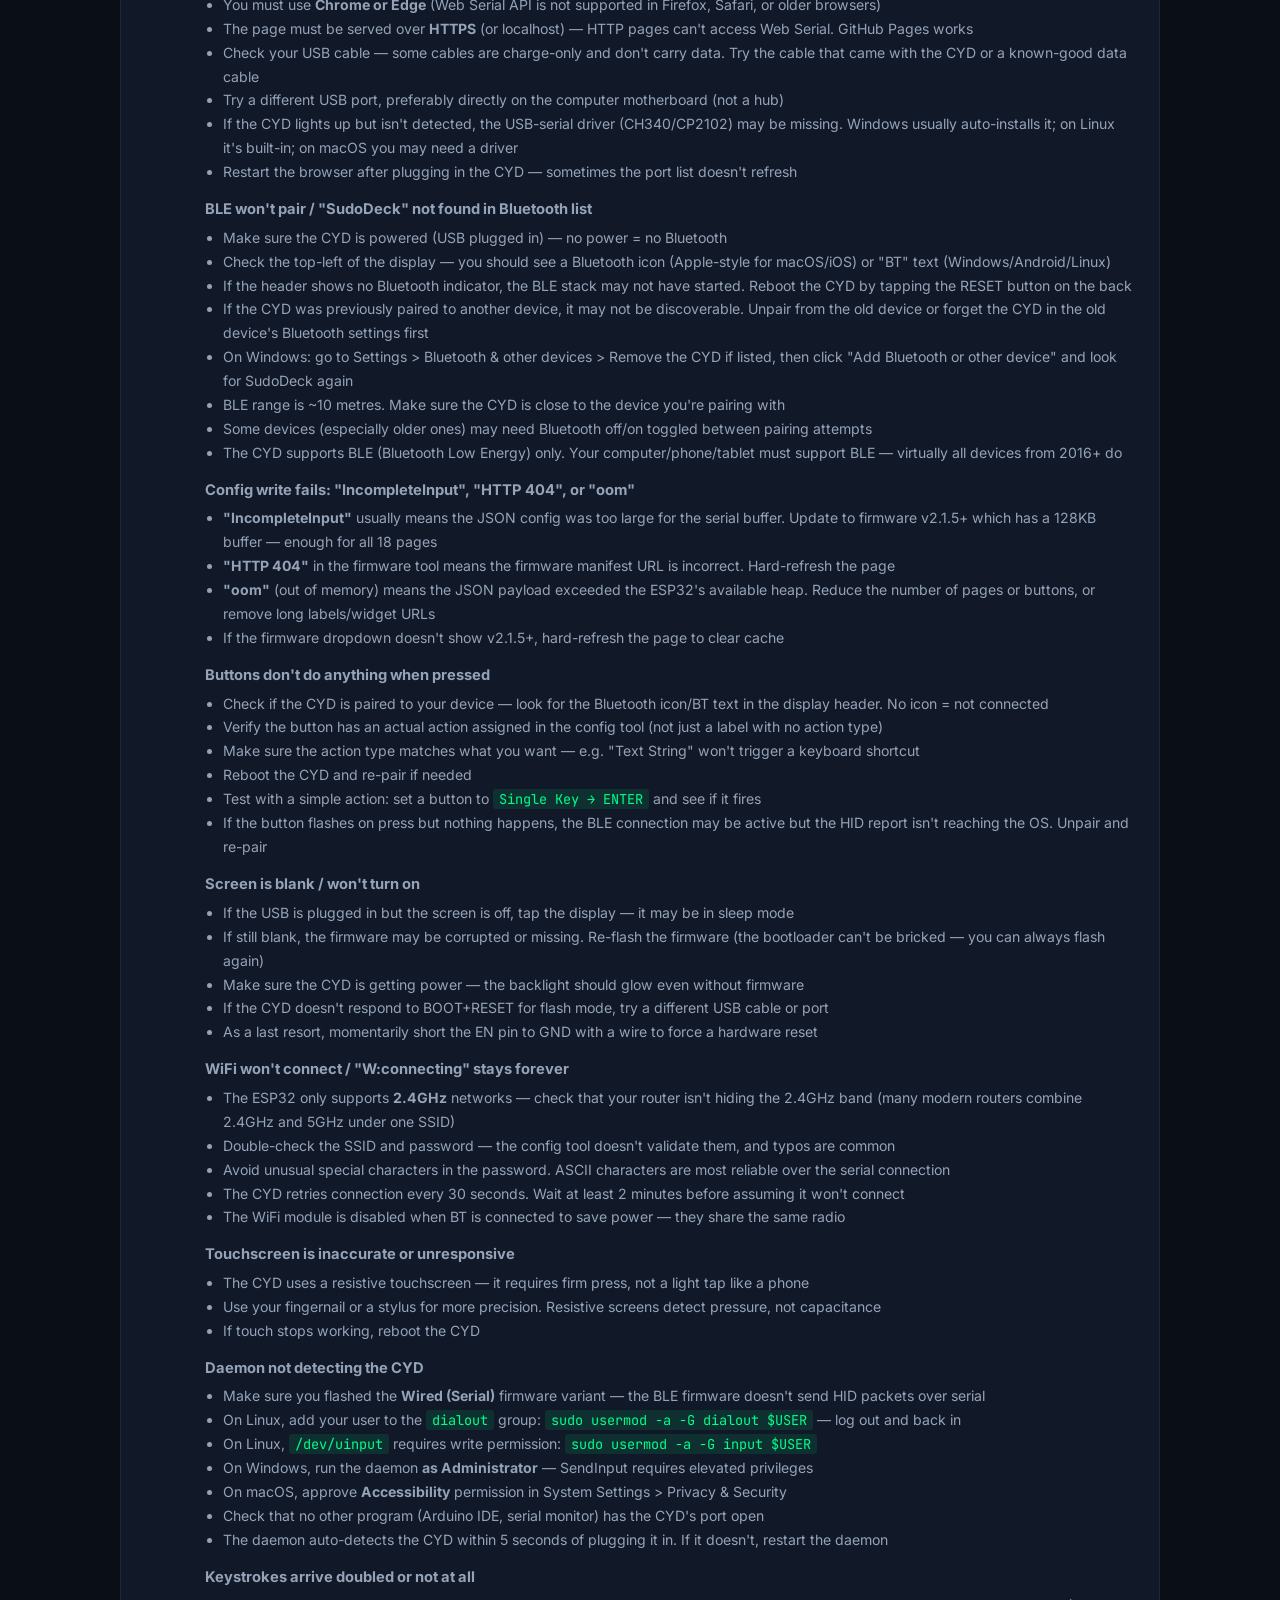
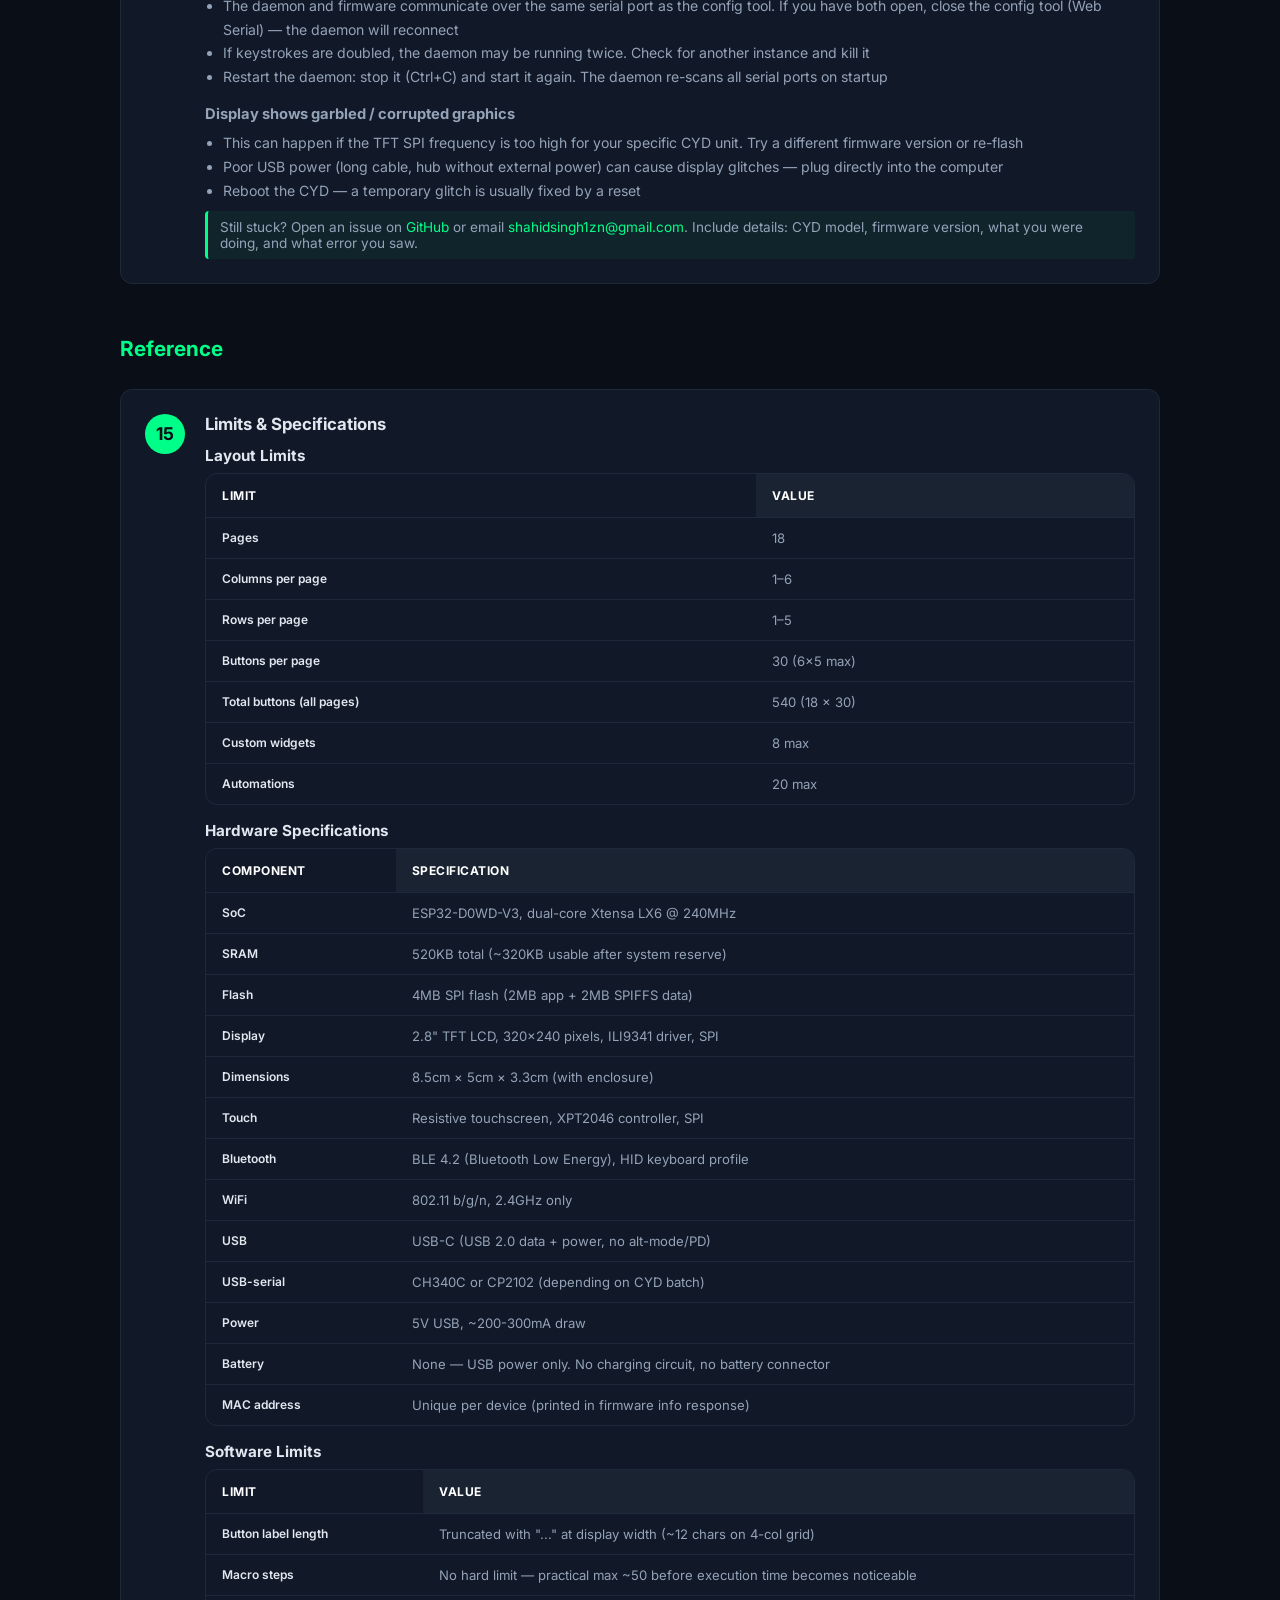
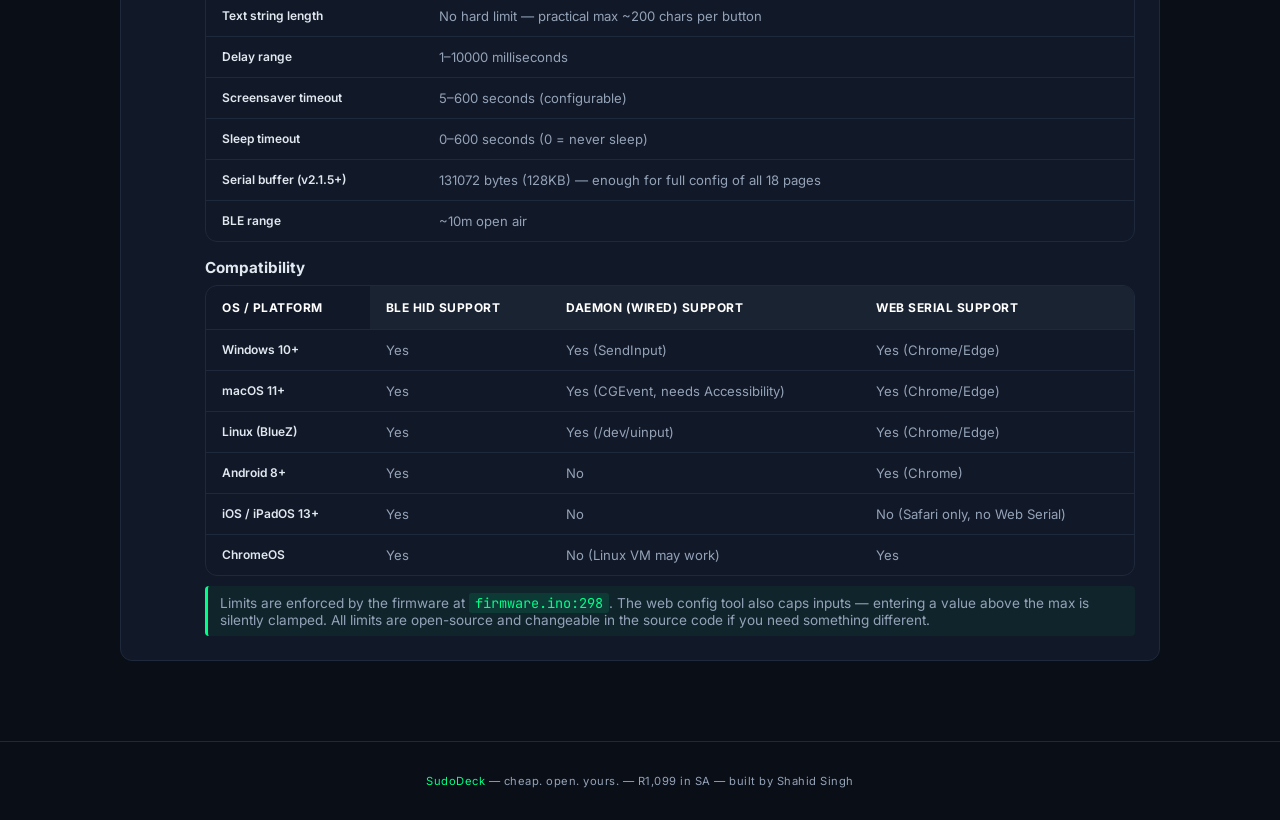
<file: docs/guide/index.html>
<!DOCTYPE html>
<html lang="en">
<head>
<meta charset="UTF-8">
<meta name="viewport" content="width=device-width, initial-scale=1.0">
<title>Guide — SudoDeck</title>
<link rel="preconnect" href="https://fonts.googleapis.com">
<link href="https://fonts.googleapis.com/css2?family=Inter:wght@400;500;600;700;800;900&family=JetBrains+Mono:wght@400;500&display=swap" rel="stylesheet">
<link rel="icon" type="image/png" sizes="48x48" href="../assets/favicon.png">
<link rel="icon" type="image/png" sizes="200x250" href="../assets/sudodecklogo.png">
<link rel="apple-touch-icon" href="../assets/sudodecklogo.png">
<link rel="stylesheet" href="../style.css">
</head>
<body>

<nav>
  <a class="nl" href="../"><span class="s"><svg viewBox="0 0 100 125" fill="none" stroke="#00FF88" stroke-width="6" stroke-linecap="round" stroke-linejoin="round"><path d="M50 10 L90 30 L90 70 L50 90 L10 70 L10 30 Z" /><path d="M18 36 L50 16 L82 36" /><path d="M18 36 L50 56 L82 36" /><path d="M50 56 L50 90" /></svg></span>Sudo<span class="g">Deck</span></a>
  <ul class="nls">
    <li><a href="../">Features</a></li>
    <li><a href="../#compare">Compare</a></li>
    <li><a href="../buy/">Buy</a></li>
    <li><a href="../guide/" class="active">Guide</a></li>
    <li><a href="../app/">Configure</a></li>
    <li><a href="../#about">About</a></li>
  </ul>
</nav>

<section id="guide" style="padding-top:120px">
  <div class="inner">
    <h2><span class="g">Guide</span></h2>
    <p class="sd">From unboxing to pushing your first macro — everything you need to know.</p>

    <div class="guide-toc">
      <h3>Contents</h3>
      <div class="guide-toc-grid">
        <a href="#setup" class="guide-toc-sect">Setup</a>
        <a href="#section-flash" class="guide-toc-item">2. Flash Firmware</a>
        <a href="#section-connect" class="guide-toc-item">3. Connect &amp; Configure</a>
        <a href="#section-wired" class="guide-toc-item">4. Wired Mode Setup (alternative to Bluetooth)</a>
        <a href="#section-pair" class="guide-toc-item">5. Pair via Bluetooth</a>
        <a href="#section-use" class="guide-toc-item">6. Use It</a>

        <a href="#features" class="guide-toc-sect">Features</a>
        <a href="#section-actions" class="guide-toc-item">7. Action Types</a>
        <a href="#section-layout" class="guide-toc-item">8. Layouts, Export &amp; Import</a>
        <a href="#section-screensaver" class="guide-toc-item">9. Screensaver &amp; Widgets</a>
        <a href="#section-automations" class="guide-toc-item">10. Automations</a>
        <a href="#section-wifi" class="guide-toc-item">11. WiFi Setup</a>

        <a href="#maintenance" class="guide-toc-sect">Maintenance</a>
        <a href="#section-update" class="guide-toc-item">12. Firmware Updates</a>
        <a href="#section-reset" class="guide-toc-item">13. Factory Reset</a>

        <a href="#troubleshooting" class="guide-toc-sect">Troubleshooting</a>
        <a href="#section-tshoot" class="guide-toc-item">14. Common Issues</a>

        <a href="#reference" class="guide-toc-sect">Reference</a>
        <a href="#section-limits" class="guide-toc-item">15. Limits &amp; Specs</a>
      </div>
    </div>

    <div class="guide-grid" style="margin-top:24px">

      <!-- ─── Section: Setup ─── -->
      <div id="setup" style="margin:24px 0 8px"><h3 style="color:var(--acc);font-size:1.3rem;margin:0">Setup</h3></div>

      <div class="guide-step">
        <div class="guide-num">1</div>
        <div class="guide-body">
          <h3>Buy or Build</h3>
          <p><strong>Buy one pre-assembled</strong> — <a href="../buy/" style="color:var(--acc)">R1,099 shipped</a> in SA. You get the device in a 3D-printed enclosure, a USB-C cable, and the latest firmware pre-flashed. Available for free local pickup in Newcastle KZN.</p>
          <img src="../assets/top-angle.jpeg" alt="SudoDeck from above" class="guide-img" loading="lazy">
          <p style="margin-top:8px"><strong>Or build your own</strong> — source the parts and assemble it yourself:</p>
          <ul style="margin:6px 0 0 18px;color:var(--dim);font-size:0.88rem;line-height:1.7">
            <li><strong>CYD:</strong> <a href="https://robotics.org.za/E32R28T" target="_blank" style="color:var(--acc)">E32R28T</a> from Robotics.org.za (R342.70 incl VAT) — or any ESP32-2432S028R / "Cheap Yellow Display". The E32R28T is pin-compatible with the standard CYD and works with all SudoDeck firmware</li>
            <li><strong>Enclosure:</strong> 3D-printed shell — from NDE3D ~R170, or print your own from the open-source STL files</li>
            <li><strong>USB cable:</strong> Any USB-C data cable (charge-only cables won't work for serial/flashing)</li>
          </ul>
          <p style="margin-top:8px">Total DIY cost: ~R515 + your time. Assembly takes about 10 minutes — slide the CYD into the enclosure, plug in the USB, done.</p>
          <div class="guide-note">E32R28T and standard CYD (ESP32-2432S028R) use the same pins, same TFT driver, same touch controller. All firmware, config, and accessories are fully interchangeable.</div>
        </div>
      </div>

      <div class="guide-step" id="section-flash">
        <div class="guide-num">2</div>
        <div class="guide-body">
          <h3>Flash the Firmware</h3>
          <p>If you bought a pre-assembled SudoDeck, the latest firmware is already installed — skip to step 3.</p>
          <p style="margin-top:8px">For DIY builds: your CYD comes with factory demo software. You need to replace it with SudoDeck by putting the board into <strong>flash mode</strong>:</p>
          <ol style="margin:8px 0 0 18px;color:var(--dim);font-size:0.88rem;line-height:1.7">
            <li>Plug the CYD into your computer via USB</li>
            <li>Hold the <strong>BOOT</strong> button (GPIO0, top-left edge of the board)</li>
            <li>While holding BOOT, tap <strong>RESET</strong> (EN, top-right edge) — the screen goes blank</li>
            <li>Release BOOT — the CYD is now in download mode, waiting for firmware</li>
            <li>On the <a href="../app/#firmware" style="color:var(--acc)">Configure page</a>, click <strong>Connect for Flashing</strong> and select the CYD's serial port in the browser dialog</li>
            <li>Choose your firmware variant — <strong>Standard (BLE)</strong> for Bluetooth or <strong>Wired (Serial)</strong> for USB keystroke injection — then pick a version and click <strong>Flash</strong></li>
            <li>Wait for the progress bar to reach 100% — the CYD reboots automatically and boots into SudoDeck</li>
          </ol>
          <a class="guide-cta" href="../app/#firmware">Go to Firmware Tool</a>
          <div class="guide-note">The flash process writes to the app partition only — the bootloader is in a protected region and can't be damaged by a bad flash. If something goes wrong, just flash again. Use <strong>Backup Firmware</strong> to dump the entire 4MB flash for safekeeping before updating.</div>
        </div>
      </div>

      <div class="guide-step" id="section-connect">
        <div class="guide-num">3</div>
        <div class="guide-body">
          <h3>Connect &amp; Configure</h3>
          <p>Once flashed, the CYD boots into SudoDeck. The display shows a grid of buttons (default 4×3) and a status bar. Leave it plugged into USB — this provides both power and a serial data connection to the config tool.</p>
          <ol style="margin:8px 0 0 18px;color:var(--dim);font-size:0.88rem;line-height:1.7">
            <li>Open the <a href="../app/#config" style="color:var(--acc)">Configure page</a> in <strong>Chrome or Edge</strong> (Web Serial is not supported in Firefox or Safari)</li>
            <li>Click <strong>Connect</strong> — your browser will show a list of serial devices. Select "USB Serial Device" or "CP2102/CH340" (the CYD's USB-serial chip)</li>
            <li>Once connected, the badge switches from red DISCONNECTED to green CONNECTED</li>
            <li>Click <strong>Read</strong> to pull the current layout from the device into the browser</li>
            <li>Edit pages, place buttons, pick colors, and assign actions</li>
            <li>Click <strong>Write</strong> to save your layout to the CYD's flash memory</li>
          </ol>
          <img src="../assets/back.jpeg" alt="SudoDeck back showing USB-C and reset" class="guide-img" loading="lazy">
          <p style="margin-top:6px;color:var(--dim);font-size:0.85rem">The reset button (small hole) and USB-C port are on the back. The BOOT button is on the top edge inside the enclosure.</p>
          <a class="guide-cta" href="../app/#config">Go to Configure</a>
          <div class="guide-note">The config is saved to the device's SPIFFS partition — it persists across reboots and USB disconnects. Move the CYD to another computer and your layout is still there. Export a .json backup to be safe. The config is only erased when you flash new firmware over the full flash.</div>
        </div>
      </div>

      <div class="guide-step" id="section-wired">
        <div class="guide-num">4</div>
        <div class="guide-body">
          <h3>Wired Mode Setup <span style="font-size:0.7rem;color:var(--dim);font-weight:400;background:var(--surface2);padding:2px 8px;border-radius:4px;vertical-align:middle">ADVANCED</span></h3>
          <p>Instead of Bluetooth, you can use the CYD as a <strong>wired keyboard</strong> over USB. The CYD sends keystrokes over the serial connection, and a companion daemon (installed on your computer) injects them as if they came from a physical USB keyboard.</p>
          <p>Choose this if your computer doesn't have Bluetooth, you want lower latency, or you prefer a single-cable setup.</p>
          <div class="guide-note">Wired mode is for <strong>advanced users</strong>. It requires installing and running a background daemon on your computer. If you just want a plug-and-play Bluetooth keyboard, stick with the Standard (BLE) firmware.</div>

          <h4 style="margin:16px 0 6px;font-size:0.95rem">1. Flash the Wired Firmware</h4>
          <p>You need the wired firmware variant on the CYD:</p>
          <ol style="margin:4px 0 0 18px;color:var(--dim);font-size:0.88rem;line-height:1.7">
            <li>Put the CYD in <strong>flash mode</strong> (hold BOOT, tap RESET, release BOOT)</li>
            <li>Open the <a href="../app/#firmware" style="color:var(--acc)">Firmware Tool</a></li>
            <li>Click <strong>Connect for Flashing</strong> and select the CYD's serial port</li>
            <li>Select the <strong>Wired (Serial)</strong> variant using the radio buttons</li>
            <li>Pick the latest wired firmware version from the dropdown and click <strong>Flash</strong></li>
            <li>Wait for the progress bar to reach 100% — the CYD reboots automatically</li>
          </ol>
          <div class="guide-note">The wired and BLE firmware are separate builds. You can switch between them at any time by re-flashing the other variant. Your config is preserved in SPIFFS and works with both firmware types.</div>

          <h4 style="margin:16px 0 6px;font-size:0.95rem">2. Install the Daemon</h4>
          <p>The daemon is a small background program that reads keystrokes from the CYD over USB and injects them into your OS.</p>

          <p style="margin-top:8px"><strong>Linux</strong></p>
          <pre style="background:#000;color:var(--acc);padding:12px;border-radius:6px;font-size:0.82rem;overflow-x:auto;margin-top:4px;line-height:1.6"># Download the latest release
curl -L -o sudodeckd https://github.com/sudobreakstuff/sudodeck/releases/latest/download/sudodeckd-linux-amd64
chmod +x sudodeckd

# Run it (stays open, Ctrl+C to stop)
./sudodeckd

# Install as a systemd user service (auto-start on login)
./sudodeckd --install</pre>

          <p style="margin-top:10px"><strong>Windows</strong></p>
          <pre style="background:#000;color:var(--acc);padding:12px;border-radius:6px;font-size:0.82rem;overflow-x:auto;margin-top:4px;line-height:1.6"># Run as Administrator (required for SendInput API)
sudodeckd-windows-amd64.exe

# Install as a Windows service (auto-start on boot, run as Administrator)
sudodeckd-windows-amd64.exe --install</pre>

          <p style="margin-top:10px"><strong>macOS</strong></p>
          <pre style="background:#000;color:var(--acc);padding:12px;border-radius:6px;font-size:0.82rem;overflow-x:auto;margin-top:4px;line-height:1.6">chmod +x sudodeckd-darwin-*

# Run it (foreground)
./sudodeckd-darwin-*

# Install as a LaunchAgent (auto-start on login)
./sudodeckd-darwin-* --install</pre>
          <p style="color:var(--dim);font-size:0.85rem;margin-top:6px">macOS will ask for <strong>Accessibility</strong> permission on first run — grant it in <strong>System Settings → Privacy & Security → Accessibility</strong>. Without it, keystroke injection is blocked.</p>

          <h4 style="margin:16px 0 6px;font-size:0.95rem">3. Plug and Play</h4>
          <ol style="margin:4px 0 0 18px;color:var(--dim);font-size:0.88rem;line-height:1.7">
            <li>Plug the CYD into USB — the daemon auto-discovers it within 5 seconds</li>
            <li>The daemon logs show <code>Device found: /dev/ttyUSB0 (SudoDeck)</code> or similar</li>
            <li>Tap any button on the CYD — the keystroke is injected into your OS immediately</li>
            <li>The CYD's header shows <strong>USB</strong> instead of a Bluetooth icon, confirming wired mode is active</li>
          </ol>

          <h4 style="margin:16px 0 6px;font-size:0.95rem">Configuring the CYD</h4>
          <p>You can still use the config tool to edit buttons while the daemon is running. The tool automatically coordinates with the daemon:</p>
          <ol style="margin:4px 0 0 18px;color:var(--dim);font-size:0.88rem;line-height:1.7">
            <li>Open the <a href="../app/#config" style="color:var(--acc)">Configure page</a> as normal</li>
            <li>Click <strong>Connect</strong> — the config tool tells the daemon to release the serial port first</li>
            <li>Read, edit, and write your layout as usual</li>
            <li>When you disconnect from the config tool, the daemon picks up the port again automatically</li>
          </ol>
          <div class="guide-note">The daemon serves an HTTP API on <code>127.0.0.1:8092</code>. The config tool calls <code>POST /release</code> before connecting via Web Serial, and the daemon reconnects after the port is released. No manual intervention needed.</div>
        </div>
      </div>

      <div class="guide-step" id="section-pair">
        <div class="guide-num">5</div>
        <div class="guide-body">
          <h3>Pair via Bluetooth</h3>
          <p><strong>Skip this step if you're using Wired Mode</strong> — wired and BLE are mutually exclusive. The CYD runs one firmware at a time.</p>
          <p>The CYD announces itself as a Bluetooth keyboard. Pair it with your computer, phone, or tablet just like any other Bluetooth device.</p>
          <ol style="margin:8px 0 0 18px;color:var(--dim);font-size:0.88rem;line-height:1.7">
            <li>Keep the CYD powered (USB plugged in) — there is no battery, it needs USB power to run</li>
            <li>Open Bluetooth settings on your target device</li>
            <li>Look for <strong>SudoDeck</strong> in the list of available devices and select it to pair</li>
            <li>Some devices will show a confirmation code — confirm it</li>
            <li>Once paired, the CYD's header shows a Bluetooth icon (macOS/iOS) or "BT" text (Windows/Android/Linux)</li>
          </ol>
          <p style="margin-top:8px">Pairing is stored on both sides — you only need to do it once. The CYD will auto-reconnect whenever it's in range and powered on.</p>

          <h4 style="margin:16px 0 6px;font-size:0.95rem">Bluetooth Details</h4>
          <ul style="margin:4px 0 0 18px;color:var(--dim);font-size:0.88rem;line-height:1.7">
            <li><strong>Range:</strong> ~10 metres (33 feet) open air, less through walls</li>
            <li><strong>Reconnection:</strong> automatic — when the CYD powers on and the paired device is in range, it connects within a few seconds</li>
            <li><strong>Single device:</strong> BLE HID can only be connected to <strong>one</strong> device at a time. To switch devices, unpair from the current one and pair with the new one</li>
            <li><strong>Standard HID:</strong> no drivers, no software, no configuration needed. Your OS sees it as a regular Bluetooth keyboard and mouse (keyboard only in the current firmware)</li>
            <li><strong>Connection indicator:</strong> top-left of the CYD display — Bluetooth icon (Apple-style) when paired to macOS/iOS, "BT" text for anything else. No icon means BLE is initializing or failed</li>
          </ul>
          <div class="guide-note">If the CYD has been paired to a device before and you want to pair it to a different one, you may need to "forget" the CYD in the old device's Bluetooth settings first. BLE only remembers one paired host at a time.</div>
        </div>
      </div>

      <div class="guide-step" id="section-use">
        <div class="guide-num">6</div>
        <div class="guide-body">
          <h3>Use It</h3>
          <p>Once paired, every button press on the CYD sends the assigned action to the connected device — just like pressing keys on a keyboard.</p>

          <h4 style="margin:16px 0 6px;font-size:0.95rem">Display Overview</h4>
          <ul style="margin:4px 0 0 18px;color:var(--dim);font-size:0.88rem;line-height:1.7">
            <li><strong>Top bar (status):</strong> shows Bluetooth connection icon, WiFi status, and current time. The bar is dark teal</li>
            <li><strong>Grid area:</strong> your configured buttons, each with a background color and label. Buttons are rounded rectangles with the label centered</li>
            <li><strong>Bottom bar (navigation):</strong> <strong>&lt;</strong> and <strong>&gt;</strong> arrows to move between pages. The center shows the current page name and a counter like <strong>3/12</strong></li>
          </ul>

          <h4 style="margin:16px 0 6px;font-size:0.95rem">How Buttons Work</h4>
          <ul style="margin:4px 0 0 18px;color:var(--dim);font-size:0.88rem;line-height:1.7">
            <li>Tap a button on the touchscreen — it flashes briefly (highlight color) then fires the action</li>
            <li>Labels longer than the button width are truncated with <strong>...</strong> automatically — keep labels short (under ~12 characters for 4-column layouts)</li>
            <li>Empty buttons (no label, no action) appear dark and do nothing when tapped</li>
          </ul>

          <h4 style="margin:16px 0 6px;font-size:0.95rem">Page Navigation</h4>
          <ul style="margin:4px 0 0 18px;color:var(--dim);font-size:0.88rem;line-height:1.7">
            <li>Tap <strong>&lt;</strong> (bottom-left) to go to the previous page</li>
            <li>Tap <strong>&gt;</strong> (bottom-right) to go to the next page</li>
            <li>The page counter in the bottom bar shows your current position, e.g. <strong>5/18</strong></li>
            <li>The page name is editable in the config tool (double-click the page tab)</li>
          </ul>

          <h4 style="margin:16px 0 6px;font-size:0.95rem">Display Sleep</h4>
          <ul style="margin:4px 0 0 18px;color:var(--dim);font-size:0.88rem;line-height:1.7">
            <li>After the <strong>screensaver timeout</strong> (default 30s, configurable 5-600s), the screensaver activates</li>
            <li>After the <strong>sleep timeout</strong> (default 60s, configurable 0-600s, 0=off), the display backlight turns off entirely to save power</li>
            <li>Tap the touchscreen anywhere to wake from screensaver or sleep — the grid reappears instantly</li>
            <li>Sleep only affects the display — Bluetooth stays connected and buttons still work if pressed (but you can't see them until you wake the screen)</li>
          </ul>

          <div class="guide-note">The CYD has no battery. It must remain plugged into USB to function. Power draw is roughly 200-300mA depending on screen brightness — a standard phone charger or laptop USB port works fine.</div>
        </div>
      </div>

      <!-- ─── Section: Features ─── -->
      <div id="features" style="margin:32px 0 8px"><h3 style="color:var(--acc);font-size:1.3rem;margin:0">Features</h3></div>

      <div class="guide-step" id="section-actions">
        <div class="guide-num">7</div>
        <div class="guide-body">
          <h3>Action Types</h3>
          <p>Each button can be assigned one of six action types. Here's what they do and when to use them:</p>
          <table class="cmp-table" style="margin-top:12px;width:100%">
            <tr>
              <th>Action</th>
              <th>What it does</th>
              <th>Example</th>
              <th>Use case</th>
            </tr>
            <tr>
              <td><strong>Single Key</strong></td>
              <td>Presses and releases one key</td>
              <td><code>ENTER</code>, <code>F5</code>, <code>MEDIA_PLAY_PAUSE</code></td>
              <td>Media controls, function keys, shortcuts like <code>ESC</code></td>
            </tr>
            <tr>
              <td><strong>Key Combo</strong></td>
              <td>One or more modifiers + one key</td>
              <td><code>CTRL+C</code>, <code>ALT+TAB</code>, <code>CTRL+SHIFT+ESC</code></td>
              <td>Keyboard shortcuts, app commands</td>
            </tr>
            <tr>
              <td><strong>Text String</strong></td>
              <td>Types a string of text character by character</td>
              <td><code>hello@email.com</code></td>
              <td>Login details, canned responses, code snippets</td>
            </tr>
            <tr>
              <td><strong>Macro</strong></td>
              <td>A sequence of steps — each step can be a key, combo, text string, or delay</td>
              <td><code>CTRL+ALT+T</code> → wait 500ms → type <code>htop</code> → <code>ENTER</code></td>
              <td>Complex multi-step workflows, automation sequences</td>
            </tr>
            <tr>
              <td><strong>App Launcher</strong></td>
              <td>Opens the OS search/run dialog, types the app name, and presses Enter</td>
              <td>Windows → <code>Calculator</code>, macOS → <code>Spotify</code></td>
              <td>Launch applications hands-free from your deck</td>
            </tr>
            <tr>
              <td><strong>Delay</strong></td>
              <td>Waits a specified time (1-10000ms) before the next action — primarily used inside macros</td>
              <td><code>500ms</code></td>
              <td>Waiting for apps to open, page transitions</td>
            </tr>
          </table>

          <h4 style="margin:16px 0 6px;font-size:0.95rem">Key Name Reference</h4>
          <p style="color:var(--dim);font-size:0.88rem">Use these exact key names in the config tool:</p>
          <div style="display:grid;grid-template-columns:1fr 1fr;gap:4px;margin-top:6px;font-size:0.82rem">
            <div style="background:var(--surface2);border-radius:6px;padding:8px">
              <strong style="color:var(--acc)">Letters &amp; Numbers</strong><br>
              <code>a</code> through <code>z</code>, <code>0</code> through <code>9</code>
            </div>
            <div style="background:var(--surface2);border-radius:6px;padding:8px">
              <strong style="color:var(--acc)">Function Keys</strong><br>
              <code>F1</code> through <code>F24</code>
            </div>
            <div style="background:var(--surface2);border-radius:6px;padding:8px">
              <strong style="color:var(--acc)">Navigation</strong><br>
              <code>UP</code>, <code>DOWN</code>, <code>LEFT</code>, <code>RIGHT</code>, <code>PAGE_UP</code>, <code>PAGE_DOWN</code>, <code>HOME</code>, <code>END</code>
            </div>
            <div style="background:var(--surface2);border-radius:6px;padding:8px">
              <strong style="color:var(--acc)">System</strong><br>
              <code>ENTER</code>, <code>TAB</code>, <code>ESC</code>, <code>BACKSPACE</code>, <code>DELETE</code>, <code>INSERT</code>, <code>SPACE</code>, <code>CAPS_LOCK</code>, <code>PRINT_SCREEN</code>
            </div>
            <div style="background:var(--surface2);border-radius:6px;padding:8px">
              <strong style="color:var(--acc)">Media Keys</strong><br>
              <code>MEDIA_PLAY_PAUSE</code>, <code>MEDIA_NEXT_TRACK</code>, <code>MEDIA_PREV_TRACK</code>, <code>MEDIA_MUTE</code>, <code>MEDIA_VOLUME_UP</code>, <code>MEDIA_VOLUME_DOWN</code>, <code>MEDIA_STOP</code>
            </div>
            <div style="background:var(--surface2);border-radius:6px;padding:8px">
              <strong style="color:var(--acc)">Brightness &amp; Lock</strong><br>
              <code>BRIGHTNESS_UP</code>, <code>BRIGHTNESS_DOWN</code>, <code>LOCK_SCREEN</code>
            </div>
          </div>

          <h4 style="margin:18px 0 6px;font-size:0.95rem">Modifier Keys (for Combos)</h4>
          <p style="color:var(--dim);font-size:0.88rem">Available modifiers: <code>CTRL</code>, <code>ALT</code>, <code>SHIFT</code>, <code>GUI</code> (Windows key / Cmd), and combinations like <code>CTRL_SHIFT</code>, <code>CTRL_ALT</code>, <code>CTRL_ALT_SHIFT</code>, etc.</p>

          <h4 style="margin:18px 0 6px;font-size:0.95rem">Macro Tips</h4>
          <ul style="margin:4px 0 0 18px;color:var(--dim);font-size:0.88rem;line-height:1.7">
            <li>Macros execute each step sequentially. There is no hard step limit, but very long macros (>50 steps) may take several seconds to run</li>
            <li>Use <strong>Delay</strong> steps to wait for UI elements to appear before typing or pressing keys</li>
            <li>Example: open Task Manager: <code>CTRL+SHIFT+ESC</code> → delay 1000ms → <code>ALT+T</code> (focus details)</li>
            <li>Macro steps are edited in the config tool's action panel — add, remove, and reorder steps freely</li>
          </ul>

          <h4 style="margin:18px 0 6px;font-size:0.95rem">App Launcher Notes</h4>
          <p style="color:var(--dim);font-size:0.88rem">The App Launcher uses the OS search function:<br>
          Windows → <strong>Win key</strong> → type app name → <strong>Enter</strong><br>
          macOS → <strong>Cmd+Space</strong> (Spotlight) → type app name → <strong>Enter</strong><br>
          Linux → <strong>Super key</strong> (GNOME/KDE) → type app name → <strong>Enter</strong></p>
          <p style="color:var(--dim);font-size:0.88rem;margin-top:4px">Use the exact display name of the app (e.g. "Visual Studio Code" not "code"). The paired device must be at its desktop or home screen — the launcher types into the OS search, not an already-open dialog.</p>

          <div class="guide-note">The App Launcher types into the native OS search — NOT the Windows "Run" dialog (Win+R). This means you launch apps the same way as typing in the Start Menu / Spotlight. Faster and more reliable.</div>
        </div>
      </div>

      <div class="guide-step" id="section-layout">
        <div class="guide-num">8</div>
        <div class="guide-body">
          <h3>Layouts: Pages, Grid &amp; Backup</h3>
          <p>Your button layout is organised as a grid of pages. Each page has a configurable number of columns and rows, and each cell holds one button with a label, color, and action.</p>

          <h4 style="margin:16px 0 6px;font-size:0.95rem">Layout Controls</h4>
          <p style="color:var(--dim);font-size:0.88rem">Found at the bottom of the config tool:</p>
          <ul style="margin:4px 0 0 18px;color:var(--dim);font-size:0.88rem;line-height:1.7">
            <li><strong>Columns:</strong> 1 to 6 (default 4)</li>
            <li><strong>Rows:</strong> 1 to 5 (default 3)</li>
            <li><strong>Pages:</strong> 1 to 18 (default 3)</li>
          </ul>
          <p style="margin-top:8px">Click <strong>Apply Layout</strong> to resize. Existing button data is <strong>preserved</strong> — when you shrink the grid (e.g. 4×3 → 3×2), extra buttons remain in memory and reappear if you expand again. No content is lost.</p>

          <h4 style="margin:16px 0 6px;font-size:0.95rem">Page Tabs</h4>
          <ul style="margin:4px 0 0 18px;color:var(--dim);font-size:0.88rem;line-height:1.7">
            <li>Page tabs run across the top of the grid area in the config tool</li>
            <li>Click a tab to switch to that page for editing</li>
            <li><strong>Double-click</strong> a tab to rename the page</li>
          </ul>

          <h4 style="margin:16px 0 6px;font-size:0.95rem">Editing a Button</h4>
          <ul style="margin:4px 0 0 18px;color:var(--dim);font-size:0.88rem;line-height:1.7">
            <li>Click any button in the grid to select it — it highlights with a border</li>
            <li>The Edit Button panel opens below the grid</li>
            <li>Set the <strong>label</strong> (displayed on the CYD), <strong>color</strong> (hex value, or use the color picker), and <strong>action type</strong> with its parameters</li>
            <li>Click <strong>Apply</strong> to save changes to the current button, or <strong>Cancel</strong> to discard</li>
          </ul>

          <h4 style="margin:16px 0 6px;font-size:0.95rem">Export, Import &amp; Share</h4>
          <p style="color:var(--dim);font-size:0.88rem">The config tool supports exporting and importing your entire layout as a JSON file. The buttons are at the top of the config section:</p>
          <ul style="margin:4px 0 0 18px;color:var(--dim);font-size:0.88rem;line-height:1.7">
            <li><strong>Export</strong> — downloads a <code>.json</code> file with your full layout (all pages, buttons, colors, actions, WiFi, and screensaver settings)</li>
            <li><strong>Import</strong> — loads a previously exported <code>.json</code> file back into the config tool. After importing, you must still click <strong>Write</strong> to send it to the device</li>
            <li><strong>Share</strong> — exported JSON files can be sent to other SudoDeck users. They import the file and write it to their device. Build a library of layouts for different workflows</li>
          </ul>
          <div class="guide-note">The JSON file contains your WiFi SSID and password in plain text if configured. Be careful when sharing exported configs — clear the WiFi fields first, or share them only with people you trust.</div>
        </div>
      </div>

      <div class="guide-step" id="section-screensaver">
        <div class="guide-num">9</div>
        <div class="guide-body">
          <h3>Screensaver &amp; Live Widgets</h3>
          <p>When idle, the CYD displays a screensaver. Three modes are built in:</p>
          <ul style="margin:8px 0 0 18px;color:var(--dim);font-size:0.88rem;line-height:1.7">
            <li><strong>Matrix Rain</strong> — falling green characters across the display. No WiFi needed. Classic look, runs entirely on-device</li>
            <li><strong>F1 Standings</strong> — live Formula 1 race calendar, driver standings, and constructor standings — cycles through three views. Requires WiFi</li>
            <li><strong>Custom Widgets</strong> — user-defined API endpoints displayed as live data cards that cycle every 10 seconds. Requires WiFi</li>
          </ul>
          <p style="margin-top:8px">Configure screensaver timeout, sleep timeout, and mode in the Screensaver section at the bottom of the config tool. Click <strong>Set</strong> to apply changes (then Write to save to the device).</p>

          <h4 style="margin:16px 0 6px;font-size:0.95rem">Custom Widgets</h4>
          <p>Add one or more widget sources below the Screensaver section. Each widget has these fields:</p>
          <table class="cmp-table" style="margin-top:8px;width:100%">
            <tr>
              <th>Field</th>
              <th>What it does</th>
            </tr>
            <tr><td><strong>Label</strong></td><td>Name shown above the value on the CYD display</td></tr>
            <tr><td><strong>URL</strong></td><td>Any JSON API endpoint (must return valid JSON, no custom auth headers supported)</td></tr>
            <tr><td><strong>Path</strong></td><td>Dot-notation JSON path to extract the value, e.g. <code>btc.usd</code> or <code>current_weather.temperature</code>. Array access with <code>[index]</code> is supported</td></tr>
            <tr><td><strong>Format</strong></td><td>Display template with <code>{value}</code> placeholder, e.g. <code>${value}</code> or <code>{value}°C</code></td></tr>
            <tr><td><strong>Interval</strong></td><td>Seconds between data refreshes (30s minimum recommended, max 600s)</td></tr>
          </table>
          <p style="margin-top:8px">Use the <strong>Test</strong> button on each widget to verify your URL and path before writing to the device. Widgets cycle every 10 seconds on the CYD display.</p>

          <h4 style="margin:16px 0 6px;font-size:0.95rem">Widget Examples</h4>
          <div style="background:var(--surface2);border-radius:8px;padding:12px;margin-top:6px;font-size:0.85rem;color:var(--dim);line-height:1.7">
            <strong style="color:var(--acc)">Bitcoin price</strong><br>
            URL: <code>https://api.coingecko.com/api/v3/simple/price?ids=bitcoin&vs_currencies=usd</code><br>
            Path: <code>bitcoin.usd</code> &nbsp; Format: <code>${value}</code>
          </div>
          <div style="background:var(--surface2);border-radius:8px;padding:12px;margin-top:8px;font-size:0.85rem;color:var(--dim);line-height:1.7">
            <strong style="color:var(--acc)">Temperature (Newcastle, SA)</strong><br>
            URL: <code>https://api.open-meteo.com/v1/forecast?latitude=-28.73&longitude=24.77&current_weather=true</code><br>
            Path: <code>current_weather.temperature</code> &nbsp; Format: <code>{value}°C</code>
          </div>

          <div class="guide-note" style="margin-top:10px">Widgets only fetch when WiFi is configured and connected. No API keys are required for the built-in F1 data (Jolpica API) or Open-Meteo weather. You can have up to 8 custom widgets configured at once.</div>
        </div>
      </div>

      <div class="guide-step" id="section-automations">
        <div class="guide-num">10</div>
        <div class="guide-body">
          <h3>Automations</h3>
          <p>Automations let you send keystrokes or sequences on a <strong>timer</strong> or <strong>schedule</strong> — no button press needed. Configure them in the app under the Automations panel.</p>

          <h4 style="margin:16px 0 6px;font-size:0.95rem">Types</h4>
          <ul style="margin:4px 0 0 18px;color:var(--dim);font-size:0.88rem;line-height:1.7">
            <li><strong>Timer</strong> — runs an action every N seconds (e.g. press F5 every 10s to refresh a dashboard)</li>
            <li><strong>Schedule</strong> — runs an action at a specific time (HH:MM) on selected days of the week (1=Sunday, 7=Saturday)</li>
          </ul>

          <h4 style="margin:16px 0 6px;font-size:0.95rem">Enable / Disable</h4>
          <ul style="margin:4px 0 0 18px;color:var(--dim);font-size:0.88rem;line-height:1.7">
            <li><strong>Per-automation</strong> — each automation has an ON/OFF toggle button in its card in the Automations panel. Disabled automations are skipped.</li>
            <li><strong>From the CYD</strong> — assign any button the <strong>Auto Toggle</strong> action type (in the button editor), then pick which automation it controls. The button shows <span style="color:#4CAF50;font-weight:600">green</span> when the automation is ON and <span style="color:#f44336;font-weight:600">red</span> when OFF. Tap it to toggle.</li>
          </ul>

          <h4 style="margin:16px 0 6px;font-size:0.95rem">Actions</h4>
          <p style="color:var(--dim);font-size:0.88rem">Each automation runs one action (key, combo, text, delay, or app launch) — the same set of action types available for buttons.</p>

          <div class="guide-note" style="margin-top:10px">Automations only fire when enabled. Deleting an automation from the list does not affect button configurations that reference it — those buttons will have no effect until you reassign them.</div>
        </div>
      </div>

      <div class="guide-step" id="section-wifi">
        <div class="guide-num">11</div>
        <div class="guide-body">
          <h3>WiFi Setup</h3>
          <p>WiFi is optional but required for live data features (F1 standings, custom widgets). The CYD uses the ESP32's built-in 2.4GHz WiFi.</p>

          <h4 style="margin:16px 0 6px;font-size:0.95rem">Configuration</h4>
          <ol style="margin:4px 0 0 18px;color:var(--dim);font-size:0.88rem;line-height:1.7">
            <li>In the config tool, enter your <strong>SSID</strong> and <strong>password</strong> in the fields below the layout controls</li>
            <li>Click <strong>Write</strong> to save the layout to the device — WiFi credentials are saved as part of the config</li>
            <li>On the next boot, the CYD attempts to connect to the WiFi network automatically</li>
            <li>Connection status appears in the top-right of the CYD's display header</li>
          </ol>

          <h4 style="margin:16px 0 6px;font-size:0.95rem">Status Indicators</h4>
          <ul style="margin:4px 0 0 18px;color:var(--dim);font-size:0.88rem;line-height:1.7">
            <li>Connected — WiFi icon (arcs) shown in the header</li>
            <li>Connecting — shows "W:connecting"</li>
            <li>Failed — shows "W:OFF" with an error reason code (seen in the header after a failed attempt)</li>
            <li>No WiFi configured — header shows nothing related to WiFi</li>
          </ul>

          <h4 style="margin:16px 0 6px;font-size:0.95rem">Important Notes</h4>
          <ul style="margin:4px 0 0 18px;color:var(--dim);font-size:0.88rem;line-height:1.7">
            <li><strong>2.4GHz only</strong> — the ESP32 does not support 5GHz WiFi networks. Make sure your router isn't hiding the 2.4GHz band</li>
            <li>Auto-reconnect — the CYD retries connection every 30 seconds if the connection drops</li>
            <li>Special characters in SSID or password — most work, but very unusual characters (non-ASCII, emoji) may cause issues over the serial connection</li>
            <li>WiFi credentials are stored in the config JSON on the device's SPIFFS — they persist across reboots</li>
            <li>Flashing new firmware erases everything — save a copy of your config with Export</li>
          </ul>
          <div class="guide-note">WiFi on the CYD is not required for normal BLE keyboard operation. It's only needed for F1 standings and custom widgets. If you never use those features, leave WiFi blank.</div>
        </div>
      </div>

      <!-- ─── Section: Maintenance ─── -->
      <div id="maintenance" style="margin:32px 0 8px"><h3 style="color:var(--acc);font-size:1.3rem;margin:0">Maintenance</h3></div>

      <div class="guide-step" id="section-update">
        <div class="guide-num">12</div>
        <div class="guide-body">
          <h3>Firmware Updates</h3>
          <p>Updating the firmware is the same process as the initial flash. The firmware tool on the Configure page handles everything.</p>
          <ol style="margin:8px 0 0 18px;color:var(--dim);font-size:0.88rem;line-height:1.7">
            <li>First, <strong>Export</strong> your current layout from the config tool (Config section) — flashing erases it</li>
            <li>Put the CYD in <strong>flash mode</strong> (hold BOOT, tap RESET, release BOOT)</li>
            <li>On the <a href="../app/#firmware" style="color:var(--acc)">Configure page</a>, click <strong>Connect for Flashing</strong></li>
            <li>Select the new version from the dropdown and click <strong>Flash</strong></li>
            <li>Wait for the progress bar to complete — the CYD reboots automatically</li>
            <li>Reconnect via WebSerial (Connect → Read should show a default layout)</li>
            <li><strong>Import</strong> your exported .json backup, then <strong>Write</strong> it to the device</li>
          </ol>

          <h4 style="margin:16px 0 6px;font-size:0.95rem">Full Flash Backup</h4>
          <p style="color:var(--dim);font-size:0.88rem">The <strong>Backup Firmware</strong> button reads the entire 4MB flash and saves it as a <code>.bin</code> file. This captures both the firmware and your config. To restore it, use the <strong>Custom .bin</strong> option in the flash tool and select your backup file. This is useful if you want to revert to a previous firmware without re-configuring everything.</p>
          <div class="guide-note">Firmware updates overwrite the entire app partition. Your config (stored in the SPIFFS partition) is also erased. Always export your .json config before flashing. The bootloader partition is protected — you can't brick the CYD with a bad flash, just flash again.</div>
        </div>
      </div>

      <div class="guide-step" id="section-reset">
        <div class="guide-num">13</div>
        <div class="guide-body">
          <h3>Factory Reset</h3>
          <p>Two ways to reset the device to its default 3-page layout (Main, Media, Studio):</p>
          <p style="margin-top:8px"><strong>Method 1 — Config tool Reset button:</strong> Click the red <strong>Reset</strong> button in the config tool. If connected via WebSerial, it sends a factory reset command to the device (clears the config, resets screensaver settings). Then it reads the fresh default config back into the browser. If not connected, it resets the browser's config to defaults only.</p>
          <p style="margin-top:8px"><strong>Method 2 — Re-flash firmware:</strong> Flashing the firmware .bin at address 0 overwrites the entire flash including the SPIFFS config partition. This gives you a completely clean slate — fresh firmware, default config.</p>
          <div class="guide-note">The default layout: 3 pages (Main, Media, Studio), 4×3 grid (12 buttons), each pre-filled with common shortcuts like Copy, Paste, Undo, Play/Pause, Next Track, and volume controls.</div>
        </div>
      </div>

      <!-- ─── Section: Troubleshooting ─── -->
      <div id="troubleshooting" style="margin:32px 0 8px"><h3 style="color:var(--acc);font-size:1.3rem;margin:0">Troubleshooting</h3></div>

      <div class="guide-step" id="section-tshoot">
        <div class="guide-num">14</div>
        <div class="guide-body">
          <h3>Common Issues</h3>

          <div style="margin-top:8px">
            <p><strong>"Could not load firmware list" in the firmware tool</strong></p>
            <p style="color:var(--dim);font-size:0.88rem">The firmware manifest file couldn't be loaded. Hard-refresh the page (Ctrl+F5 or Cmd+Shift+R) to clear the browser cache. If it persists, open the browser console (F12 > Console tab) and look for the specific error — usually a network or JSON parsing issue.</p>
          </div>

          <div style="margin-top:14px">
            <p><strong>CYD not detected / serial port not showing up</strong></p>
            <ul style="margin:4px 0 0 18px;color:var(--dim);font-size:0.88rem;line-height:1.7">
              <li>You must use <strong>Chrome or Edge</strong> (Web Serial API is not supported in Firefox, Safari, or older browsers)</li>
              <li>The page must be served over <strong>HTTPS</strong> (or localhost) — HTTP pages can't access Web Serial. GitHub Pages works</li>
              <li>Check your USB cable — some cables are charge-only and don't carry data. Try the cable that came with the CYD or a known-good data cable</li>
              <li>Try a different USB port, preferably directly on the computer motherboard (not a hub)</li>
              <li>If the CYD lights up but isn't detected, the USB-serial driver (CH340/CP2102) may be missing. Windows usually auto-installs it; on Linux it's built-in; on macOS you may need a driver</li>
              <li>Restart the browser after plugging in the CYD — sometimes the port list doesn't refresh</li>
            </ul>
          </div>

          <div style="margin-top:14px">
            <p><strong>BLE won't pair / "SudoDeck" not found in Bluetooth list</strong></p>
            <ul style="margin:4px 0 0 18px;color:var(--dim);font-size:0.88rem;line-height:1.7">
              <li>Make sure the CYD is powered (USB plugged in) — no power = no Bluetooth</li>
              <li>Check the top-left of the display — you should see a Bluetooth icon (Apple-style for macOS/iOS) or "BT" text (Windows/Android/Linux)</li>
              <li>If the header shows no Bluetooth indicator, the BLE stack may not have started. Reboot the CYD by tapping the RESET button on the back</li>
              <li>If the CYD was previously paired to another device, it may not be discoverable. Unpair from the old device or forget the CYD in the old device's Bluetooth settings first</li>
              <li>On Windows: go to Settings > Bluetooth & other devices > Remove the CYD if listed, then click "Add Bluetooth or other device" and look for SudoDeck again</li>
              <li>BLE range is ~10 metres. Make sure the CYD is close to the device you're pairing with</li>
              <li>Some devices (especially older ones) may need Bluetooth off/on toggled between pairing attempts</li>
              <li>The CYD supports BLE (Bluetooth Low Energy) only. Your computer/phone/tablet must support BLE — virtually all devices from 2016+ do</li>
            </ul>
          </div>

          <div style="margin-top:14px">
            <p><strong>Config write fails: "IncompleteInput", "HTTP 404", or "oom"</strong></p>
            <ul style="margin:4px 0 0 18px;color:var(--dim);font-size:0.88rem;line-height:1.7">
              <li><strong>"IncompleteInput"</strong> usually means the JSON config was too large for the serial buffer. Update to firmware v2.1.5+ which has a 128KB buffer — enough for all 18 pages</li>
              <li><strong>"HTTP 404"</strong> in the firmware tool means the firmware manifest URL is incorrect. Hard-refresh the page</li>
              <li><strong>"oom"</strong> (out of memory) means the JSON payload exceeded the ESP32's available heap. Reduce the number of pages or buttons, or remove long labels/widget URLs</li>
              <li>If the firmware dropdown doesn't show v2.1.5+, hard-refresh the page to clear cache</li>
            </ul>
          </div>

          <div style="margin-top:14px">
            <p><strong>Buttons don't do anything when pressed</strong></p>
            <ul style="margin:4px 0 0 18px;color:var(--dim);font-size:0.88rem;line-height:1.7">
              <li>Check if the CYD is paired to your device — look for the Bluetooth icon/BT text in the display header. No icon = not connected</li>
              <li>Verify the button has an actual action assigned in the config tool (not just a label with no action type)</li>
              <li>Make sure the action type matches what you want — e.g. "Text String" won't trigger a keyboard shortcut</li>
              <li>Reboot the CYD and re-pair if needed</li>
              <li>Test with a simple action: set a button to <code>Single Key → ENTER</code> and see if it fires</li>
              <li>If the button flashes on press but nothing happens, the BLE connection may be active but the HID report isn't reaching the OS. Unpair and re-pair</li>
            </ul>
          </div>

          <div style="margin-top:14px">
            <p><strong>Screen is blank / won't turn on</strong></p>
            <ul style="margin:4px 0 0 18px;color:var(--dim);font-size:0.88rem;line-height:1.7">
              <li>If the USB is plugged in but the screen is off, tap the display — it may be in sleep mode</li>
              <li>If still blank, the firmware may be corrupted or missing. Re-flash the firmware (the bootloader can't be bricked — you can always flash again)</li>
              <li>Make sure the CYD is getting power — the backlight should glow even without firmware</li>
              <li>If the CYD doesn't respond to BOOT+RESET for flash mode, try a different USB cable or port</li>
              <li>As a last resort, momentarily short the EN pin to GND with a wire to force a hardware reset</li>
            </ul>
          </div>

          <div style="margin-top:14px">
            <p><strong>WiFi won't connect / "W:connecting" stays forever</strong></p>
            <ul style="margin:4px 0 0 18px;color:var(--dim);font-size:0.88rem;line-height:1.7">
              <li>The ESP32 only supports <strong>2.4GHz</strong> networks — check that your router isn't hiding the 2.4GHz band (many modern routers combine 2.4GHz and 5GHz under one SSID)</li>
              <li>Double-check the SSID and password — the config tool doesn't validate them, and typos are common</li>
              <li>Avoid unusual special characters in the password. ASCII characters are most reliable over the serial connection</li>
              <li>The CYD retries connection every 30 seconds. Wait at least 2 minutes before assuming it won't connect</li>
              <li>The WiFi module is disabled when BT is connected to save power — they share the same radio</li>
            </ul>
          </div>

          <div style="margin-top:14px">
            <p><strong>Touchscreen is inaccurate or unresponsive</strong></p>
            <ul style="margin:4px 0 0 18px;color:var(--dim);font-size:0.88rem;line-height:1.7">
              <li>The CYD uses a resistive touchscreen — it requires firm press, not a light tap like a phone</li>
              <li>Use your fingernail or a stylus for more precision. Resistive screens detect pressure, not capacitance</li>
              <li>If touch stops working, reboot the CYD</li>
            </ul>
          </div>

          <div style="margin-top:14px">
            <p><strong>Daemon not detecting the CYD</strong></p>
            <ul style="margin:4px 0 0 18px;color:var(--dim);font-size:0.88rem;line-height:1.7">
              <li>Make sure you flashed the <strong>Wired (Serial)</strong> firmware variant — the BLE firmware doesn't send HID packets over serial</li>
              <li>On Linux, add your user to the <code>dialout</code> group: <code>sudo usermod -a -G dialout $USER</code> — log out and back in</li>
              <li>On Linux, <code>/dev/uinput</code> requires write permission: <code>sudo usermod -a -G input $USER</code></li>
              <li>On Windows, run the daemon <strong>as Administrator</strong> — SendInput requires elevated privileges</li>
              <li>On macOS, approve <strong>Accessibility</strong> permission in System Settings &gt; Privacy &amp; Security</li>
              <li>Check that no other program (Arduino IDE, serial monitor) has the CYD's port open</li>
              <li>The daemon auto-detects the CYD within 5 seconds of plugging it in. If it doesn't, restart the daemon</li>
            </ul>
          </div>

          <div style="margin-top:14px">
            <p><strong>Keystrokes arrive doubled or not at all</strong></p>
            <ul style="margin:4px 0 0 18px;color:var(--dim);font-size:0.88rem;line-height:1.7">
              <li>The daemon and firmware communicate over the same serial port as the config tool. If you have both open, close the config tool (Web Serial) — the daemon will reconnect</li>
              <li>If keystrokes are doubled, the daemon may be running twice. Check for another instance and kill it</li>
              <li>Restart the daemon: stop it (Ctrl+C) and start it again. The daemon re-scans all serial ports on startup</li>
            </ul>
          </div>

          <div style="margin-top:14px">
            <p><strong>Display shows garbled / corrupted graphics</strong></p>
            <ul style="margin:4px 0 0 18px;color:var(--dim);font-size:0.88rem;line-height:1.7">
              <li>This can happen if the TFT SPI frequency is too high for your specific CYD unit. Try a different firmware version or re-flash</li>
              <li>Poor USB power (long cable, hub without external power) can cause display glitches — plug directly into the computer</li>
              <li>Reboot the CYD — a temporary glitch is usually fixed by a reset</li>
            </ul>
          </div>

          <div class="guide-note">Still stuck? Open an issue on <a href="https://github.com/sudobreakstuff/sudodeck/issues" target="_blank" style="color:var(--acc)">GitHub</a> or email <a href="mailto:shahidsingh1zn@gmail.com" style="color:var(--acc)">shahidsingh1zn@gmail.com</a>. Include details: CYD model, firmware version, what you were doing, and what error you saw.</div>
        </div>
      </div>

      <!-- ─── Section: Reference ─── -->
      <div id="reference" style="margin:32px 0 8px"><h3 style="color:var(--acc);font-size:1.3rem;margin:0">Reference</h3></div>

      <div class="guide-step" id="section-limits">
        <div class="guide-num">15</div>
        <div class="guide-body">
          <h3>Limits &amp; Specifications</h3>

          <h4 style="margin:12px 0 6px;font-size:0.95rem">Layout Limits</h4>
          <table class="cmp-table" style="margin-top:8px;width:100%">
            <tr><th>Limit</th><th>Value</th></tr>
            <tr><td>Pages</td><td>18</td></tr>
            <tr><td>Columns per page</td><td>1–6</td></tr>
            <tr><td>Rows per page</td><td>1–5</td></tr>
            <tr><td>Buttons per page</td><td>30 (6×5 max)</td></tr>
            <tr><td>Total buttons (all pages)</td><td>540 (18 × 30)</td></tr>
            <tr><td>Custom widgets</td><td>8 max</td></tr>
            <tr><td>Automations</td><td>20 max</td></tr>
          </table>

          <h4 style="margin:16px 0 6px;font-size:0.95rem">Hardware Specifications</h4>
          <table class="cmp-table" style="margin-top:8px;width:100%">
            <tr><th>Component</th><th>Specification</th></tr>
            <tr><td>SoC</td><td>ESP32-D0WD-V3, dual-core Xtensa LX6 @ 240MHz</td></tr>
            <tr><td>SRAM</td><td>520KB total (~320KB usable after system reserve)</td></tr>
            <tr><td>Flash</td><td>4MB SPI flash (2MB app + 2MB SPIFFS data)</td></tr>
            <tr><td>Display</td><td>2.8" TFT LCD, 320×240 pixels, ILI9341 driver, SPI</td></tr>
            <tr><td>Dimensions</td><td>8.5cm × 5cm × 3.3cm (with enclosure)</td></tr>
            <tr><td>Touch</td><td>Resistive touchscreen, XPT2046 controller, SPI</td></tr>
            <tr><td>Bluetooth</td><td>BLE 4.2 (Bluetooth Low Energy), HID keyboard profile</td></tr>
            <tr><td>WiFi</td><td>802.11 b/g/n, 2.4GHz only</td></tr>
            <tr><td>USB</td><td>USB-C (USB 2.0 data + power, no alt-mode/PD)</td></tr>
            <tr><td>USB-serial</td><td>CH340C or CP2102 (depending on CYD batch)</td></tr>
            <tr><td>Power</td><td>5V USB, ~200-300mA draw</td></tr>
            <tr><td>Battery</td><td>None — USB power only. No charging circuit, no battery connector</td></tr>
            <tr><td>MAC address</td><td>Unique per device (printed in firmware info response)</td></tr>
          </table>

          <h4 style="margin:16px 0 6px;font-size:0.95rem">Software Limits</h4>
          <table class="cmp-table" style="margin-top:8px;width:100%">
            <tr><th>Limit</th><th>Value</th></tr>
            <tr><td>Button label length</td><td>Truncated with "..." at display width (~12 chars on 4-col grid)</td></tr>
            <tr><td>Macro steps</td><td>No hard limit — practical max ~50 before execution time becomes noticeable</td></tr>
            <tr><td>Text string length</td><td>No hard limit — practical max ~200 chars per button</td></tr>
            <tr><td>Delay range</td><td>1–10000 milliseconds</td></tr>
            <tr><td>Screensaver timeout</td><td>5–600 seconds (configurable)</td></tr>
            <tr><td>Sleep timeout</td><td>0–600 seconds (0 = never sleep)</td></tr>
            <tr><td>Serial buffer (v2.1.5+)</td><td>131072 bytes (128KB) — enough for full config of all 18 pages</td></tr>
            <tr><td>BLE range</td><td>~10m open air</td></tr>
          </table>

          <h4 style="margin:16px 0 6px;font-size:0.95rem">Compatibility</h4>
          <table class="cmp-table" style="margin-top:8px;width:100%">
            <tr><th>OS / Platform</th><th>BLE HID Support</th><th>Daemon (Wired) Support</th><th>Web Serial Support</th></tr>
            <tr><td>Windows 10+</td><td>Yes</td><td>Yes (SendInput)</td><td>Yes (Chrome/Edge)</td></tr>
            <tr><td>macOS 11+</td><td>Yes</td><td>Yes (CGEvent, needs Accessibility)</td><td>Yes (Chrome/Edge)</td></tr>
            <tr><td>Linux (BlueZ)</td><td>Yes</td><td>Yes (/dev/uinput)</td><td>Yes (Chrome/Edge)</td></tr>
            <tr><td>Android 8+</td><td>Yes</td><td>No</td><td>Yes (Chrome)</td></tr>
            <tr><td>iOS / iPadOS 13+</td><td>Yes</td><td>No</td><td>No (Safari only, no Web Serial)</td></tr>
            <tr><td>ChromeOS</td><td>Yes</td><td>No (Linux VM may work)</td><td>Yes</td></tr>
          </table>

          <div class="guide-note" style="margin-top:10px">Limits are enforced by the firmware at <code>firmware.ino:298</code>. The web config tool also caps inputs — entering a value above the max is silently clamped. All limits are open-source and changeable in the source code if you need something different.</div>
        </div>
      </div>

    </div>
  </div>
</section>

<footer>
  <a href="https://github.com/sudobreakstuff/sudodeck">SudoDeck</a> &mdash; cheap. open. yours. &mdash; R1,099 in SA &mdash; built by Shahid Singh
</footer>

<script>
const iv = new IntersectionObserver(function(es) {
  es.forEach(function(e) { if (e.isIntersecting) e.target.classList.add('in'); });
}, { threshold: 0.1 });
document.querySelectorAll('.rv').forEach(function(el) { iv.observe(el); });
</script>
</body>
</html>
</file>
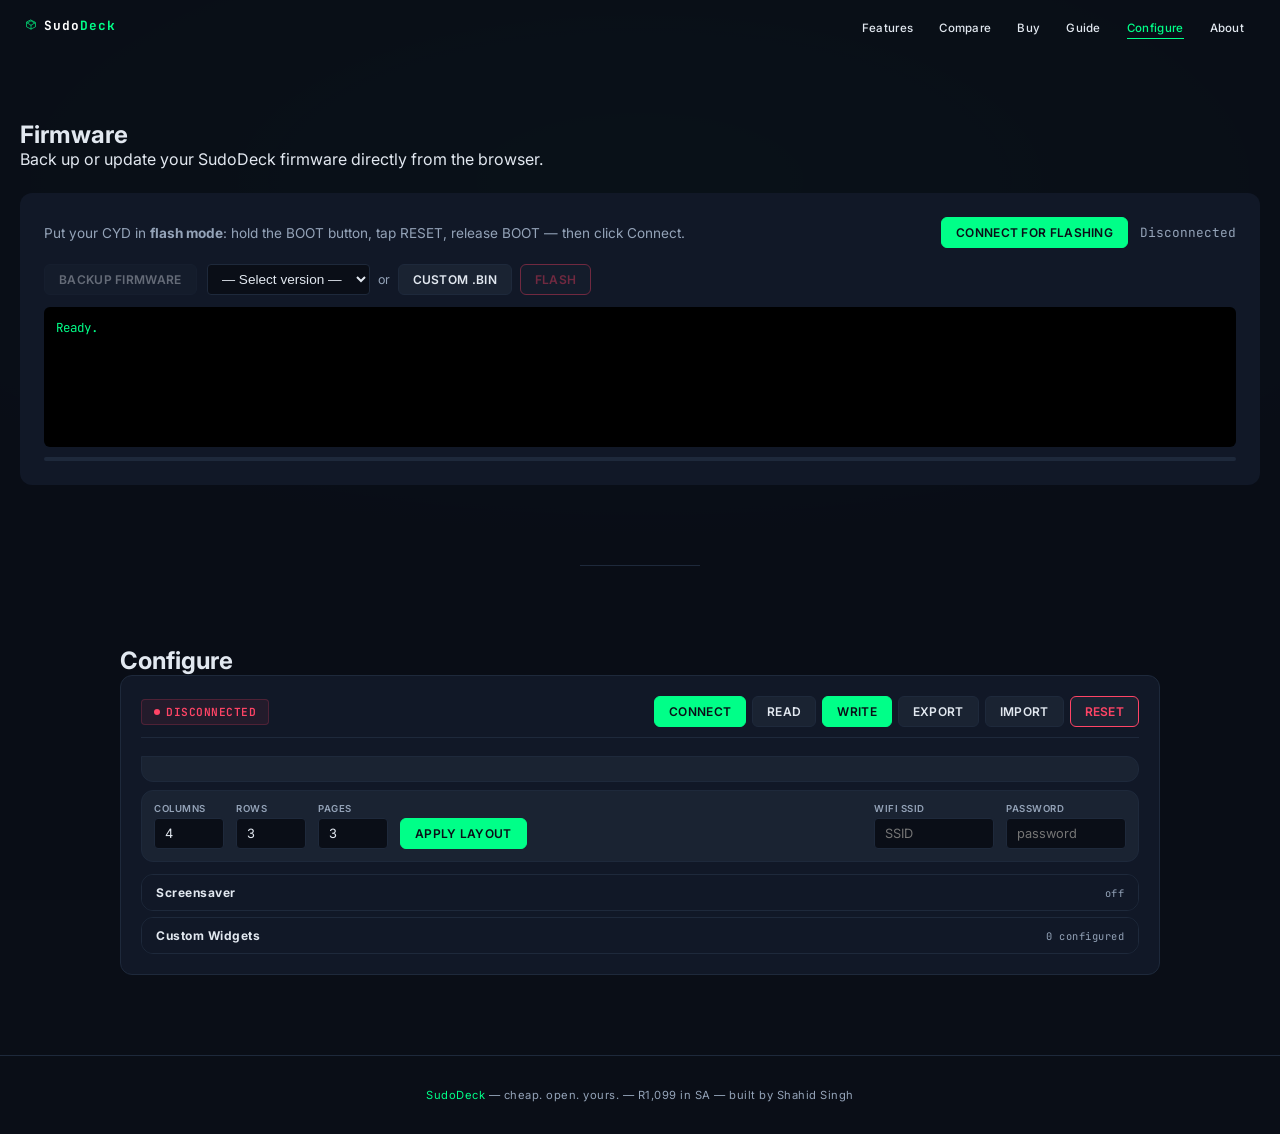
<file: docs/app.html>
<!DOCTYPE html>
<html lang="en">
<head>
<meta charset="UTF-8">
<meta name="viewport" content="width=device-width, initial-scale=1.0">
<title>Configure — SudoDeck</title>
<link rel="preconnect" href="https://fonts.googleapis.com">
<link href="https://fonts.googleapis.com/css2?family=Inter:wght@400;500;600;700;800;900&family=JetBrains+Mono:wght@400;500&display=swap" rel="stylesheet">
<link rel="icon" type="image/png" sizes="48x48" href="assets/favicon.png">
<link rel="icon" type="image/png" sizes="200x250" href="assets/sudodecklogo.png">
<link rel="apple-touch-icon" href="assets/sudodecklogo.png">
<link rel="stylesheet" href="style.css">
</head>
<body>

<nav>
  <a class="nl" href="index.html"><span class="s"><svg viewBox="0 0 100 125" fill="none" stroke="#00FF88" stroke-width="6" stroke-linecap="round" stroke-linejoin="round"><path d="M50 10 L90 30 L90 70 L50 90 L10 70 L10 30 Z" /><path d="M18 36 L50 16 L82 36" /><path d="M18 36 L50 56 L82 36" /><path d="M50 56 L50 90" /></svg></span>Sudo<span class="g">Deck</span></a>
  <ul class="nls">
    <li><a href="index.html">Features</a></li>
    <li><a href="index.html#compare">Compare</a></li>
    <li><a href="buy.html">Buy</a></li>
    <li><a href="guide.html">Guide</a></li>
    <li><a href="app.html" class="active">Configure</a></li>
    <li><a href="index.html#about">About</a></li>
  </ul>
</nav>

<section id="firmware" class="section-reveal" style="padding-top:120px">
  <div class="sec">
    <h2><span class="g">Firmware</span></h2>
    <p class="sd">Back up or update your SudoDeck firmware directly from the browser.</p>

    <div class="fmw">
      <div class="fmw-hdr">
        <p class="fmw-note">Put your CYD in <strong>flash mode</strong>: hold the BOOT button, tap RESET, release BOOT — then click Connect.</p>
        <button class="btn pri" id="btnFwConnect" onclick="fwConnect()">Connect for Flashing</button>
        <span class="fmw-st" id="fwStatus">Disconnected</span>
      </div>

      <div class="fmw-actions">
        <button class="btn" id="btnFwBackup" onclick="fwBackup()" disabled>Backup Firmware</button>
        <div class="fmw-flash">
          <select id="fwVersion" onchange="fwVersionChanged()">
            <option value="">— Select version —</option>
          </select>
          <span class="fw-or">or</span>
          <label class="btn" id="btnFwFlashLabel">
            <input type="file" id="btnFwFile" accept=".bin" onchange="fwFileSelected()" hidden>
            Custom .bin
          </label>
          <button class="btn dan" id="btnFwFlash" onclick="fwFlash()" disabled>Flash</button>
        </div>
      </div>

      <pre class="fmw-log" id="fwLog">Ready.</pre>

      <div class="fmw-bar-wrap">
        <div class="fmw-bar" id="fwBar"></div>
      </div>
    </div>
  </div>
</section>

<div class="divider"></div>

<section id="config" class="section-reveal">
  <div class="inner">
    <h2>Configure</h2>
    <div class="cfg-box">
      <div class="cfg-bar">
        <div id="sb" class="badge off">
          <div class="dot r"></div>
          <span>DISCONNECTED</span>
        </div>
        <div class="tb" style="margin:0;">
          <button class="btn pri" id="btnConnect">Connect</button>
          <button class="btn" id="btnRead">Read</button>
          <button class="btn pri" id="btnWrite">Write</button>
          <button class="btn" id="btnExport">Export</button>
          <button class="btn" id="btnImport" onclick="document.getElementById('fileInput').click()">Import</button>
          <input type="file" id="fileInput" accept=".json" style="display:none">
          <button class="btn dan" id="btnReset">Reset</button>
        </div>
      </div>
      <div class="p-bar" id="pBar"></div>
      <div id="gp" style="grid-template-columns:repeat(4,1fr)"></div>
      <div class="ep" id="ep">
        <h3>Edit Button</h3>
        <div class="er">
          <label>Label</label>
          <input type="text" id="el" placeholder="Button label" maxlength="12">
          <label>Color</label>
          <input type="color" id="ec" value="#16213e">
        </div>
        <div class="er">
          <label>Action</label>
          <select id="eat">
            <option value="key">Single Key</option>
            <option value="combo">Key Combo</option>
            <option value="text">Text String</option>
            <option value="macro">Macro Sequence</option>
            <option value="delay">Delay (ms)</option>
            <option value="app">App Launcher</option>
          </select>
        </div>
        <div id="af"></div>
        <div class="br">
          <button class="btn pri" id="bae">Apply</button>
          <button class="btn" id="bce">Cancel</button>
        </div>
      </div>
      <div class="lc">
        <div class="cg">
          <label>Columns</label>
          <input type="number" id="lc" min="1" max="6" value="4">
        </div>
        <div class="cg">
          <label>Rows</label>
          <input type="number" id="lr" min="1" max="5" value="3">
        </div>
        <div class="cg">
          <label>Pages</label>
          <input type="number" id="lp" min="1" max="12" value="3">
        </div>
        <button class="btn pri" id="bal">Apply Layout</button>
        <div class="cg" style="margin-left:auto">
          <label>WiFi SSID</label>
          <input type="text" id="wifiSsid" placeholder="SSID" style="width:120px">
        </div>
        <div class="cg">
          <label>Password</label>
          <input type="password" id="wifiPass" placeholder="password" style="width:120px">
        </div>
        <button class="btn" id="btnWifiSet" style="display:none">Set WiFi</button>
      </div>
      <div class="saver-fold">
        <div class="saver-hdr" id="saverToggle">
          <span>Screensaver</span>
          <span class="saver-hint" id="saverHint">off</span>
        </div>
          <div class="saver-body" id="saverBody">
          <div class="er">
            <label>Timeout</label>
            <input type="number" id="saverTimeout" min="5" max="600" value="30">
            <span style="font-size:0.7rem;color:var(--dim)">sec</span>
            <label style="min-width:auto;margin-left:8px;">Sleep</label>
            <input type="number" id="saverSleep" min="0" max="600" value="60" style="width:60px;">
            <span style="font-size:0.7rem;color:var(--dim)">sec (0=off)</span>
            <button class="btn pri" id="btnSaverSet" style="margin-left:auto">Set</button>
          </div>
          <div class="er" style="margin-bottom:6px">
            <label>Mode</label>
            <select id="saverMode" style="flex:1">
              <option value="matrix">Matrix Rain</option>
              <option value="f1">F1 Standings</option>
              <option value="custom">Custom Widgets</option>
            </select>
            <button class="btn pri" id="btnSaverModeSet" style="margin-left:auto">Set</button>
          </div>
        </div>
      </div>
      <div class="saver-fold" style="margin-top:6px">
        <div class="saver-hdr" id="widgetToggle">
          <span>Custom Widgets</span>
          <span class="saver-hint" id="widgetHint">0 configured</span>
        </div>
        <div class="saver-body" id="widgetBody">
          <div id="widgetList"></div>
          <button class="btn pri" id="btnWidgetAdd" style="margin-top:8px">+ Add Widget</button>
        </div>
      </div>
    </div>
  </div>
</section>

<footer>
  <a href="https://github.com/sudobreakstuff/sudodeck">SudoDeck</a> &mdash; cheap. open. yours. &mdash; R1,099 in SA &mdash; built by Shahid Singh
</footer>

<script>
const iv = new IntersectionObserver(function(es) {
  es.forEach(function(e) { if (e.isIntersecting) e.target.classList.add('in'); });
}, { threshold: 0.1 });
document.querySelectorAll('.rv').forEach(function(el) { iv.observe(el); });
document.querySelectorAll('.section-reveal').forEach(function(el) { iv.observe(el); });

var dp = null, dr = null, dw = null, cd = null, sp = 0, sb = -1, __srl_buf = '', __busy = false;

function dc() {
  return {
    name: "SudoDeck", grid: { cols: 4, rows: 3 },
    wifi: { ssid: "", password: "" },
    saver: { timeout: 30, sleep: 60, mode: 0 },
    pages: [
      { name: "Main", buttons: [
        { label: "Copy", color: "#16213E", action: { type: "combo", mod: "CTRL", key: "c" } },
        { label: "Paste", color: "#16213E", action: { type: "combo", mod: "CTRL", key: "v" } },
        { label: "Cut", color: "#16213E", action: { type: "combo", mod: "CTRL", key: "x" } },
        { label: "Undo", color: "#16213E", action: { type: "combo", mod: "CTRL", key: "z" } },
        { label: "Save", color: "#1A3A1A", action: { type: "combo", mod: "CTRL", key: "s" } },
        { label: "Find", color: "#16213E", action: { type: "combo", mod: "CTRL", key: "f" } },
        { label: "SelAll", color: "#16213E", action: { type: "combo", mod: "CTRL", key: "a" } },
        { label: "Tab", color: "#16213E", action: { type: "key", value: "TAB" } },
        { label: "Enter", color: "#1A2A1A", action: { type: "key", value: "ENTER" } },
        { label: "Esc", color: "#3A1A1A", action: { type: "key", value: "ESC" } },
        { label: "Vol+", color: "#1A1A3A", action: { type: "key", value: "MEDIA_VOLUME_UP" } },
        { label: "Vol-", color: "#1A1A3A", action: { type: "key", value: "MEDIA_VOLUME_DOWN" } }
      ]},
      { name: "Media", buttons: [
        { label: "Play", color: "#1A2A1A", action: { type: "key", value: "MEDIA_PLAY_PAUSE" } },
        { label: "Next", color: "#16213E", action: { type: "key", value: "MEDIA_NEXT_TRACK" } },
        { label: "Prev", color: "#16213E", action: { type: "key", value: "MEDIA_PREV_TRACK" } },
        { label: "Mute", color: "#3A1A1A", action: { type: "key", value: "MEDIA_MUTE" } },
        { label: "Br+", color: "#1A1A3A", action: { type: "key", value: "BRIGHTNESS_UP" } },
        { label: "Br-", color: "#1A1A3A", action: { type: "key", value: "BRIGHTNESS_DOWN" } },
        { label: "Home", color: "#16213E", action: { type: "key", value: "HOME" } },
        { label: "End", color: "#16213E", action: { type: "key", value: "END" } },
        { label: "PgUp", color: "#16213E", action: { type: "key", value: "PAGE_UP" } },
        { label: "PgDn", color: "#16213E", action: { type: "key", value: "PAGE_DOWN" } },
        { label: "Screensht", color: "#3A2A1A", action: { type: "combo", mod: "CTRL_SHIFT", key: "s" } },
        { label: "Lock", color: "#3A1A1A", action: { type: "combo", mod: "CTRL_ALT", key: "l" } }
      ]},
      { name: "Studio", buttons: [
        { label: "Split", color: "#16213E", action: { type: "combo", mod: "CTRL", key: "k" } },
        { label: "Undo", color: "#16213E", action: { type: "combo", mod: "CTRL", key: "z" } },
        { label: "Redo", color: "#16213E", action: { type: "combo", mod: "CTRL", key: "y" } },
        { label: "Snip", color: "#3A2A1A", action: { type: "combo", mod: "CTRL", key: "t" } },
        { label: "FullScr", color: "#16213E", action: { type: "key", value: "F11" } },
        { label: "TmLine", color: "#1A2A1A", action: { type: "key", value: "F3" } },
        { label: "Render", color: "#3A1A1A", action: { type: "key", value: "F8" } },
        { label: "NewPrj", color: "#16213E", action: { type: "combo", mod: "CTRL", key: "n" } },
        { label: "Export", color: "#1A2A1A", action: { type: "combo", mod: "CTRL", key: "m" } },
        { label: "Import", color: "#16213E", action: { type: "combo", mod: "CTRL", key: "i" } },
        { label: "DelRpl", color: "#3A1A1A", action: { type: "combo", mod: "CTRL_SHIFT", key: "d" } },
        { label: "AddTX", color: "#1A1A3A", action: { type: "combo", mod: "CTRL", key: "t" } }
      ]}
    ]
  };
}
function ic() { cd = dc(); }
function tm(m, t) { var o = document.createElement('div'); o.className = 'toast ' + (t||'ok'); o.textContent = m; document.body.appendChild(o); setTimeout(function() { o.remove(); }, 3000); }
function ss(on) {
  var b = document.getElementById('sb');
  b.className = 'badge ' + (on ? 'on' : 'off');
  b.querySelector('.dot').className = 'dot ' + (on ? 'g' : 'r');
  b.querySelector('span').textContent = on ? 'CONNECTED' : 'DISCONNECTED';
}
async function srl(t) {
  t = t || 5000; var d = new TextDecoder(), b = __srl_buf, s = Date.now(); __srl_buf = '';
  while (Date.now() - s < t) {
    try { var v = await dr.read(); if (v.done) break; if(!v.value||!v.value.length) continue; b += d.decode(v.value, {stream:true}); var n = b.indexOf('\n'); if(n>=0) { var l = b.substring(0,n); var j = l.indexOf('{'); if(j>=0) { __srl_buf = b.substring(n+1); return l.substring(j).trim(); } } }
    catch(e) { if(e.message&&e.message.indexOf('device has been lost')>=0) { ss(false); dr=null; dw=null; throw new Error('lost'); } await new Promise(function(r) { setTimeout(r, 50); }); }
  }
  var j = b.indexOf('{'); return j>=0 ? b.substring(j).trim() : '';
}
async function sc(c, t) { if (!dw) throw new Error('nc'); if(!dr) throw new Error('nr'); console.log('sc send:',JSON.stringify(c)); await dw.write(new TextEncoder().encode(JSON.stringify(c)+'\n')); await new Promise(function(r) { setTimeout(r, 200); }); var s = await srl(t); console.log('sc recv:',s); if (!s) throw new Error('no response'); return JSON.parse(s); }
document.getElementById('btnConnect').addEventListener('click', async function() {
  try {
    if (!('serial' in navigator)) { tm('Web Serial needs Chrome/Edge', 'ng'); return; }
    var p = await navigator.serial.requestPort(); await p.open({baudRate:115200});
    dp = p; dr = p.readable.getReader(); dw = p.writable.getWriter(); ss(true); tm('Connected');
    try { var r = await sc({cmd:'get_info'}); tm(r.name+' v'+(r.version||'?')); } catch(e) {}
  } catch(e) { if(e.message!=='The device has been lost.') tm('Connection failed', 'ng'); ss(false); }
});
window.addEventListener('beforeunload', async function() {
  if(dr) { try { await dr.cancel(); } catch(e){} } if(dw) { try { await dw.close(); } catch(e){} } if(dp) { try { await dp.close(); } catch(e){} }
});
document.getElementById('btnRead').addEventListener('click', async function() {
  if(!dw) { tm('Connect first', 'ng'); return; }
  try { var r = await sc({cmd:'get_config'}); if(r.config) { cd=r.config; sp=0; sb=-1; ra(); tm('Config loaded'); } } catch(e) { console.error('Read failed:', e); tm('Read failed', 'ng'); }
});
document.getElementById('btnWrite').addEventListener('click', async function() {
  if(!dw) { tm('Connect first', 'ng'); return; }
  if(__busy) return; __busy = true; var btn = this; btn.disabled = true;
  syncWifi(); syncSaver(); syncWidgets();
  try { var r = await sc({cmd:'set_config',config:cd}, 15000); if(r && r.error) { console.log('Write ERR:',r); var s = r.got||''; tm('CYD: '+r.error+' (len:'+r.len+') "'+s.substring(0,60)+'"', 'ng'); return; } tm('Written to CYD'); } catch(e) { console.error('Write failed:', e); tm('Write failed: '+(e.message||e), 'ng'); } finally { __busy = false; btn.disabled = false; }
});
document.getElementById('btnExport').addEventListener('click', function() {
  var b = new Blob([JSON.stringify(cd,null,2)], {type:'application/json'});
  var u = URL.createObjectURL(b); var a = document.createElement('a'); a.href=u; a.download='sudodeck-config.json'; a.click(); URL.revokeObjectURL(u); tm('Exported');
});
document.getElementById('btnReset').addEventListener('click', async function() {
  if(!confirm('Factory reset?')) return;
  if(dw) { try { await sc({cmd:'factory_reset'}); var r = await sc({cmd:'get_config'}); if(r.config) cd=r.config; } catch(e) { tm('Reset failed','ng'); return; } }
  else { cd=dc(); }
  sp=0; sb=-1; ra(); tm('Reset done');
});
document.getElementById('fileInput').addEventListener('change', function(e) {
  var f = e.target.files[0]; if(!f) return;
  var r = new FileReader();
  r.onload = function(ev) {
    try { var d = JSON.parse(ev.target.result); if(!d.pages||!d.grid) throw Error('bad'); cd=d; sp=0; sb=-1; ra(); tm('Imported'); } catch(err) { tm('Invalid file','ng'); }
  };
  r.readAsText(f); e.target.value = '';
});
function modeToInt(m) {
  return {matrix:0,f1:4,custom:6}[m]||0;
}
function modeToStr(n) {
  return {0:'matrix',4:'f1',6:'custom'}[n]||'matrix';
}
function ul() {
  if(!cd) return;
  document.getElementById('lc').value=cd.grid.cols;
  document.getElementById('lr').value=cd.grid.rows;
  document.getElementById('lp').value=cd.pages.length;
  if(!cd.wifi) cd.wifi={ssid:'',password:''};
  document.getElementById('wifiSsid').value=cd.wifi.ssid||'';
  document.getElementById('wifiPass').value=cd.wifi.password||'';
  if(!cd.saver) cd.saver={timeout:30,mode:0};
  if(cd.saver.sleep===undefined) cd.saver.sleep=60;
  document.getElementById('saverTimeout').value=cd.saver.timeout||30;
  document.getElementById('saverSleep').value=cd.saver.sleep||60;
  document.getElementById('saverMode').value=modeToStr(cd.saver.mode||0);
}
function syncWifi() {
  if(!cd) return;
  var s = document.getElementById('wifiSsid').value.trim();
  if (!s) { delete cd.wifi; return; }
  if(!cd.wifi) cd.wifi={};
  cd.wifi.ssid = s;
  cd.wifi.password = document.getElementById('wifiPass').value;
}
function syncSaver() {
  if(!cd) return;
  if(!cd.saver) cd.saver={timeout:30,sleep:60,mode:0};
  cd.saver.timeout=parseInt(document.getElementById('saverTimeout').value)||30;
  cd.saver.sleep=parseInt(document.getElementById('saverSleep').value)||0;
  cd.saver.mode=modeToInt(document.getElementById('saverMode').value);
}
function syncWidgets() {
  if(!cd) return;
  if(!cd.widgets) cd.widgets=[];
  var el = document.getElementById('widgetList');
  el.innerHTML = '';
  var h = document.getElementById('widgetHint');
  h.textContent = cd.widgets.length + ' configured';
  cd.widgets.forEach(function(w,i) {
    var c = document.createElement('div');
    c.className = 'widget-card';
    c.innerHTML =
      '<div class="wc-row">'+
        '<span class="wc-label">'+esc(w.label||'?')+'</span>'+
        '<span class="wc-url">'+esc((w.url||'').substring(0,50))+'</span>'+
        '<span class="wc-interval">'+esc(w.interval||60)+'s</span>'+
        '<div class="wc-actions">'+
          '<button class="btn wc-edit-btn" data-i="'+i+'">Edit</button>'+
          '<button class="btn dan wc-rm-btn" data-i="'+i+'">Del</button>'+
        '</div>'+
      '</div>'+
      '<div class="wc-edit" id="wcEdit'+i+'">'+
        '<div class="wc-ef"><label>Label</label><input class="wc-fi" data-i="'+i+'" data-f="label" value="'+esc(w.label||'')+'"></div>'+
        '<div class="wc-ef"><label>URL</label><textarea class="wc-fi" data-i="'+i+'" data-f="url" rows="2">'+esc(w.url||'')+'</textarea></div>'+
        '<div class="wc-ef"><label>Path</label><input class="wc-fi" data-i="'+i+'" data-f="path" value="'+esc(w.path||'')+'" placeholder="e.g. bitcoin.usd"></div>'+
        '<div class="wc-ef"><label>Format</label><input class="wc-fi" data-i="'+i+'" data-f="format" value="'+esc(w.format||'')+'" placeholder="${value}"></div>'+
        '<div class="wc-ef"><label>Interval</label><input class="wc-fi" data-i="'+i+'" data-f="interval" value="'+(w.interval||60)+'" style="flex:0;width:60px"> <span style="font-size:0.65rem;color:var(--dim)">sec</span></div>'+
        '<div style="display:flex;gap:4px;margin-top:4px">'+
          '<button class="btn pri wc-save-btn" data-i="'+i+'">Save</button>'+
          '<button class="btn wc-test-btn" data-i="'+i+'">Test</button>'+
        '</div>'+
        '<div class="wc-test" id="wcTest'+i+'"></div>'+
      '</div>';
    el.appendChild(c);
  });
}
function esc(s) { return String(s).replace(/&/g,'&amp;').replace(/</g,'&lt;').replace(/>/g,'&gt;').replace(/"/g,'&quot;'); }
document.getElementById('bal').addEventListener('click', function() {
  var c=Math.max(1,Math.min(6,parseInt(document.getElementById('lc').value)||4));
  var r=Math.max(1,Math.min(5,parseInt(document.getElementById('lr').value)||3));
  var pc=Math.max(1,Math.min(12,parseInt(document.getElementById('lp').value)||1));
  cd.grid.cols=c; cd.grid.rows=r; var tb=c*r;
  while(cd.pages.length<pc) { var bt=[]; for(var i=0;i<tb;i++) bt.push({label:'',color:'#16213E',action:{type:'key',value:''}}); cd.pages.push({name:'Page '+(cd.pages.length+1),buttons:bt}); }
  while(cd.pages.length>pc) cd.pages.pop();
  for(var i=0;i<cd.pages.length;i++) { while(cd.pages[i].buttons.length<tb) cd.pages[i].buttons.push({label:'',color:'#16213E',action:{type:'key',value:''}}); while(cd.pages[i].buttons.length>tb) cd.pages[i].buttons.pop(); }
  syncWifi(); syncSaver();
  sp=0; sb=-1; ra(); tm('Layout updated');
});
function ra() { rpb(); rg(); ul(); syncWidgets(); }
function rpb() {
  var b = document.getElementById('pBar'); b.innerHTML = '';
  if(!cd) return;
  for(var i=0;i<cd.pages.length;i++) {
    var t = document.createElement('span');
    t.className = 'p-tab' + (i===sp?' on':'');
    t.textContent = cd.pages[i].name || ('Pg'+(i+1));
    t.addEventListener('click', function(idx) { return function() { sp=idx; sb=-1; ra(); }; }(i));
    t.addEventListener('dblclick', function(idx) { return function() { var n=prompt('Page name:',cd.pages[idx].name); if(n!==null) { cd.pages[idx].name=n; ra(); } }; }(i));
    b.appendChild(t);
  }
}
function rg() {
  var g = document.getElementById('gp');
  if(!cd) return;
  var cols=cd.grid.cols, rows=cd.grid.rows;
  g.style.gridTemplateColumns = 'repeat('+cols+',1fr)';
  var p = cd.pages[sp]; if(!p) return;
  g.innerHTML = '';
  for(var i=0;i<cols*rows;i++) {
    var b = document.createElement('div');
    b.className = 'gb';
    if(i>=p.buttons.length||!p.buttons[i]||!p.buttons[i].label) b.classList.add('em');
    if(i===sb) b.classList.add('sel');
    var d = p.buttons[i]||{label:'',color:'#16213E'};
    b.style.backgroundColor = d.color||'#16213E';
    b.innerHTML = '<span class="ix">'+(i+1)+'</span>'+(d.label||'...');
    b.addEventListener('click', function(idx) { return function() { sb=idx; rg(); se(idx); }; }(i));
    g.appendChild(b);
  }
}
function se(idx) {
  var p = document.getElementById('ep');
  var pg = cd.pages[sp];
  if(!pg||idx>=pg.buttons.length) { p.style.display='none'; return; }
  p.style.display='flex';
  var b = pg.buttons[idx];
  document.getElementById('el').value = b.label||'';
  document.getElementById('ec').value = b.color||'#16213E';
  document.getElementById('eat').value = b.action?b.action.type:'key';
  uaf();
}
function uaf() {
  var t = document.getElementById('eat').value;
  var c = document.getElementById('af');
  var pg = cd.pages[sp];
  var b = pg?pg.buttons[sb]:null;
  var a = b?b.action:{type:'key',value:''};
  var h = '';
  if(t==='key') {
    h = '<div class="er"><label>Key</label><input type="text" id="ekv" value="'+es(a.value||'')+'" placeholder="ENTER, F1, a"></div>';
  } else if(t==='combo') {
    h = '<div class="er"><label>Mod</label><select id="ecm">'+
      ['CTRL','ALT','SHIFT','GUI','CTRL_SHIFT','CTRL_ALT','CTRL_GUI','ALT_SHIFT','ALT_GUI','SHIFT_GUI','CTRL_ALT_SHIFT','CTRL_ALT_GUI','CTRL_SHIFT_GUI','ALT_SHIFT_GUI','CTRL_ALT_SHIFT_GUI'].map(function(m){return '<option value="'+m+'"'+(a.mod===m?' selected':'')+'>'+m.replace(/_/g,'+')+'</option>';}).join('')+
      '</select><label>Key</label><input type="text" id="eck" value="'+es(a.key||'')+'" placeholder="c, s, v"></div>';
  } else if(t==='text') {
    h = '<div class="er"><label>Text</label><input type="text" id="etv" value="'+es(a.value||'')+'" placeholder="Text to type"></div>';
  } else if(t==='delay') {
    h = '<div class="er"><label>Delay</label><input type="number" id="edv" value="'+(a.value||100)+'" min="1" max="10000"> <span style="font-size:0.7rem;color:var(--dim)">ms</span></div>';
  } else if(t==='app') {
    h = '<div class="er"><label>OS</label><select id="aos">'+
      ['windows','macos','linux'].map(function(o){return '<option value="'+o+'"'+(a.os===o?' selected':'')+'>'+o.charAt(0).toUpperCase()+o.slice(1)+'</option>';}).join('')+
      '</select></div>'+
      '<div class="er"><label>App name</label><input type="text" id="anv" value="'+es(a.name||'')+'" placeholder="Calculator"> <span style="font-size:0.65rem;color:var(--dim)">use the display name, like Calculator or Notepad</span></div>';
  } else if(t==='macro') {
    h = '<div class="ab"><div style="display:flex;justify-content:space-between;align-items:center;margin-bottom:6px;"><span style="color:var(--acc);font-size:0.7rem;">STEPS</span><button class="btn" id="bas">+ Add</button></div><div id="mss"></div></div>';
    setTimeout(function() {
      rms(a.steps||[]);
      document.getElementById('bas').addEventListener('click', function() {
        var s = gaf().steps||[]; s.push({type:'key',value:''});
        cd.pages[sp].buttons[sb].action = {type:'macro',steps:s};
        uaf();
      });
    }, 50);
  }
  c.innerHTML = h;
}
function rms(steps) {
  var c = document.getElementById('mss'); if(!c) return;
  c.innerHTML = '';
  steps = steps||[];
  var mods = ['CTRL','ALT','SHIFT','GUI','CTRL_SHIFT','CTRL_ALT','CTRL_GUI','ALT_SHIFT','ALT_GUI','SHIFT_GUI','CTRL_ALT_SHIFT','CTRL_ALT_GUI','CTRL_SHIFT_GUI','ALT_SHIFT_GUI','CTRL_ALT_SHIFT_GUI'];
  steps.forEach(function(s,i) {
    var d = document.createElement('div'); d.className = 'ms';
    var inner = '<span style="color:var(--dim);font-size:0.6rem;min-width:18px;font-family:var(--mono)">#'+(i+1)+'</span>'+
      '<select class="mt" data-idx="'+i+'">'+['key','combo','text','delay'].map(function(t){return '<option value="'+t+'"'+(s.type===t?' selected':'')+'>'+t.charAt(0).toUpperCase()+t.slice(1)+'</option>';}).join('')+'</select>';
    if(s.type==='combo') {
      inner += '<select class="mm" data-idx="'+i+'" style="flex:0 1 auto;max-width:100px;">'+
        mods.map(function(m){return '<option value="'+m+'"'+(s.mod===m?' selected':'')+'>'+m.replace(/_/g,'+')+'</option>';}).join('')+
        '</select>'+
        '<input type="text" class="mv" value="'+es(s.key||'')+'" data-idx="'+i+'" placeholder="key (c, v...)" style="flex:1">';
    } else if(s.type==='delay') {
      inner += '<input type="number" class="mv" value="'+(s.value||100)+'" data-idx="'+i+'" min="1" max="10000" style="width:80px;">'+
        '<span style="color:var(--dim);font-size:0.65rem;">ms</span>';
    } else {
      inner += '<input type="text" class="mv" value="'+es(s.value||'')+'" data-idx="'+i+'" placeholder="value" style="flex:1">';
    }
    inner += '<button class="btn dan md" data-idx="'+i+'" style="padding:3px 8px;font-size:0.65rem;">X</button>';
    d.innerHTML = inner;
    c.appendChild(d);
  });
  c.querySelectorAll('.mt').forEach(function(s) {
    s.addEventListener('change', function(e) {
      var idx = parseInt(e.target.dataset.idx);
      if(cd.pages[sp].buttons[sb].action.steps) { cd.pages[sp].buttons[sb].action.steps[idx].type = e.target.value; }
      rms(cd.pages[sp].buttons[sb].action.steps);
    });
  });
  c.querySelectorAll('.mv').forEach(function(i) {
    i.addEventListener('input', function(e) {
      var idx = parseInt(e.target.dataset.idx);
      if(cd.pages[sp].buttons[sb].action.steps) {
        var s2 = cd.pages[sp].buttons[sb].action.steps[idx];
        if(s2.type==='key'||s2.type==='text') s2.value = e.target.value;
        else if(s2.type==='combo') s2.key = e.target.value;
        else if(s2.type==='delay') s2.value = parseInt(e.target.value)||100;
      }
    });
  });
  c.querySelectorAll('.mm').forEach(function(s) {
    s.addEventListener('change', function(e) {
      var idx = parseInt(e.target.dataset.idx);
      if(cd.pages[sp].buttons[sb].action.steps) { cd.pages[sp].buttons[sb].action.steps[idx].mod = e.target.value; }
    });
  });
  c.querySelectorAll('.md').forEach(function(b) {
    b.addEventListener('click', function(e) {
      var idx = parseInt(e.target.dataset.idx);
      if(cd.pages[sp].buttons[sb].action.steps) { cd.pages[sp].buttons[sb].action.steps.splice(idx,1); rms(cd.pages[sp].buttons[sb].action.steps); }
    });
  });
}
function gaf() {
  var t = document.getElementById('eat').value;
  if(t==='key') return {type:'key',value:document.getElementById('ekv')?.value||''};
  if(t==='combo') return {type:'combo',mod:document.getElementById('ecm')?.value||'CTRL',key:document.getElementById('eck')?.value||''};
  if(t==='text') return {type:'text',value:document.getElementById('etv')?.value||''};
  if(t==='delay') return {type:'delay',value:parseInt(document.getElementById('edv')?.value)||100};
  if(t==='app') return {type:'app',os:document.getElementById('aos')?.value||'windows',name:document.getElementById('anv')?.value||''};
  if(t==='macro') { return {type:'macro',steps:cd.pages[sp].buttons[sb].action?.steps||[]}; }
  return {type:'key',value:''};
}
document.getElementById('eat').addEventListener('change', function() {
  var pg = cd.pages[sp];
  if(pg&&sb>=0) {
    var nt = document.getElementById('eat').value;
    var na = {type:nt};
    if(nt==='key'||nt==='text') na.value='';
    if(nt==='combo') { na.mod='CTRL'; na.key=''; }
    if(nt==='delay') na.value=100;
    if(nt==='app') { na.os='windows'; na.name=''; }
    if(nt==='macro') na.steps=[];
    pg.buttons[sb].action = na;
  }
  uaf();
});
document.getElementById('bae').addEventListener('click', function() {
  var pg = cd.pages[sp]; if(!pg||sb<0) return;
  pg.buttons[sb].label = document.getElementById('el').value;
  pg.buttons[sb].color = document.getElementById('ec').value;
  pg.buttons[sb].action = gaf();
  document.getElementById('ep').style.display = 'none';
  ra(); tm('Button updated');
});
document.getElementById('bce').addEventListener('click', function() {
  document.getElementById('ep').style.display = 'none';
  sb = -1; rg();
});
function es(s) { return (s||'').replace(/&/g,'&amp;').replace(/</g,'&lt;').replace(/>/g,'&gt;').replace(/"/g,'&#34;'); }

var nav = document.querySelector('nav');
var navTicking = false;
window.addEventListener('scroll', function() {
  if (!navTicking) {
    requestAnimationFrame(function() {
      nav.classList.toggle('scrolled', window.scrollY > 60);
      navTicking = false;
    });
    navTicking = true;
  }
});

var hero = document.querySelector('.hero');
var heroGlow = document.createElement('div');
heroGlow.style.cssText = 'position:absolute;top:0;left:0;width:100%;height:100%;pointer-events:none;z-index:0;transition:opacity 0.3s;opacity:0;';
hero.appendChild(heroGlow);
var hTicking = false;
document.addEventListener('mousemove', function(e) {
  if (hero.getBoundingClientRect().bottom < 0) { heroGlow.style.opacity = '0'; return; }
  if (!hTicking) {
    requestAnimationFrame(function() {
      var r = hero.getBoundingClientRect();
      var x = ((e.clientX - r.left) / r.width) * 100;
      var y = ((e.clientY - r.top) / r.height) * 100;
      heroGlow.style.background = 'radial-gradient(circle at ' + x + '% ' + y + '%, rgba(0,255,136,0.06) 0%, transparent 60%)';
      heroGlow.style.opacity = '1';
      hTicking = false;
    });
    hTicking = true;
  }
});

// Screensaver

document.getElementById('saverToggle').addEventListener('click', function() {
  var b = document.getElementById('saverBody');
  b.classList.toggle('open');
});
async function saverSync() {
  if(!dw) return;
  try { var r = await sc({cmd:'get_saver'}); 
    document.getElementById('saverTimeout').value = r.timeout || 30;
    document.getElementById('saverSleep').value = r.sleep != null ? r.sleep : 60;
    document.getElementById('saverHint').textContent = r.timeout + 's / sleep ' + (r.sleep || 'off');
    if(r.mode) document.getElementById('saverMode').value = r.mode;
    if(cd && cd.saver) { cd.saver.timeout=r.timeout||30; cd.saver.sleep=r.sleep||60; cd.saver.mode=modeToInt(r.mode||'matrix'); }
  } catch(e) {}
}
document.getElementById('btnSaverSet').addEventListener('click', async function() {
  if(!dw) { tm('Connect first', 'ng'); return; }
  var t = parseInt(document.getElementById('saverTimeout').value) || 30;
  var s = parseInt(document.getElementById('saverSleep').value) || 0;
  if(t < 5) t = 5; if(t > 600) t = 600;
  if(s < 0) s = 0; if(s > 600) s = 600;
  try { await sc({cmd:'set_saver',timeout:t,sleep:s}); cd.saver.timeout=t; cd.saver.sleep=s; tm('Timeout ' + t + 's, sleep ' + (s||'off')); saverSync(); } catch(e) { tm('Failed', 'ng'); }
});

document.getElementById('btnSaverModeSet').addEventListener('click', async function() {
  if(!dw) { tm('Connect first', 'ng'); return; }
  var m = document.getElementById('saverMode').value;
  try { var r = await sc({cmd:'set_saver_mode',mode:m}); if(r&&r.error) { tm('Mode error: '+r.error,'ng'); return; } cd.saver.mode=modeToInt(m); tm('Saver mode: '+m); saverSync(); } catch(e) { tm('Mode command failed','ng'); }
});


// Patch connect to also sync saver status
(function() {
  var btn = document.getElementById('btnConnect');
  var clone = btn.cloneNode(true);
  btn.parentNode.replaceChild(clone, btn);
  clone.addEventListener('click', async function() {
    try {
      if (!('serial' in navigator)) { tm('Web Serial needs Chrome/Edge', 'ng'); return; }
      var p = await navigator.serial.requestPort(); await p.open({baudRate:115200});
      dp = p; dr = p.readable.getReader(); dw = p.writable.getWriter(); ss(true); tm('Connected');
      try { var r = await sc({cmd:'get_info'}); tm(r.name+' v'+(r.version||'?')); } catch(e) {}
      setTimeout(saverSync, 500);
    } catch(e) { if(e.message!=='The device has been lost.') tm('Connection failed', 'ng'); ss(false); }
  });
})();

document.getElementById('widgetToggle').addEventListener('click', function() {
  var b = document.getElementById('widgetBody');
  b.classList.toggle('open');
});
document.getElementById('btnWidgetAdd').addEventListener('click', function() {
  if(!cd) return;
  if(!cd.widgets) cd.widgets=[];
  cd.widgets.push({label:'',url:'',path:'',format:'{value}',interval:60});
  syncWidgets();
  var list = document.getElementById('widgetList');
  var last = list.lastElementChild;
  if(last) {
    var ed = last.querySelector('.wc-edit');
    if(ed) ed.classList.add('open');
  }
});
document.getElementById('widgetList').addEventListener('click', function(e) {
  var btn = e.target.closest('button');
  if(!btn) return;
  var i = parseInt(btn.getAttribute('data-i'));
  if(isNaN(i) || !cd || !cd.widgets || i >= cd.widgets.length) return;
  if(btn.classList.contains('wc-edit-btn')) {
    var ed = document.getElementById('wcEdit'+i);
    if(ed) ed.classList.toggle('open');
  } else if(btn.classList.contains('wc-rm-btn')) {
    cd.widgets.splice(i,1);
    syncWidgets();
  } else if(btn.classList.contains('wc-save-btn')) {
    var ed = document.getElementById('wcEdit'+i);
    if(!ed) return;
    var w = cd.widgets[i];
    ed.querySelectorAll('.wc-fi').forEach(function(inp) {
      var f = inp.getAttribute('data-f');
      if(f === 'interval') w[f] = parseInt(inp.value) || 60;
      else w[f] = inp.value;
    });
    syncWidgets();
  } else if(btn.classList.contains('wc-test-btn')) {
    var w = cd.widgets[i];
    var te = document.getElementById('wcTest'+i);
    if(!te || !w.url) { if(te) { te.textContent='no url'; te.className='wc-test ng'; } return; }
    te.textContent='testing...'; te.className='wc-test';
    fetch(w.url, {signal:AbortSignal.timeout(10000)})
      .then(function(r) { if(!r.ok) throw Error('HTTP '+r.status); return r.text(); })
      .then(function(body) {
        try {
          var pd = JSON.parse(body);
          var val = pd;
          var segs = (w.path||'').split('.');
          for(var k=0;k<segs.length;k++) {
            var s = segs[k];
            var br = s.indexOf('[');
            if(br>=0) { var idx = parseInt(s.substring(br+1)); s = s.substring(0,br); if(s) val=val[s]; val=val[idx]; }
            else if(s) val=val[s];
            if(val===undefined||val===null) { val=undefined; break; }
          }
          if(val===undefined) te.textContent='path not found';
          else {
            var fmt = w.format||'{value}';
            te.textContent = fmt.replace('{value}', String(val));
          }
          te.className='wc-test ok';
        } catch(e) { te.textContent='parse error: '+e.message; te.className='wc-test ng'; }
      })
      .catch(function(e) { te.textContent='fetch error: '+(e.message||e); te.className='wc-test ng'; });
  }
});

ic(); ra();

/* ── Firmware (esptool-js via dynamic import) ── */
var fwLoader = null, fwFileData = null, fwTransport = null, fwFlashAddr = 0, fwManifest = null;

function fwLog(msg) {
  var el = document.getElementById('fwLog');
  el.textContent += msg + '\n';
  el.scrollTop = el.scrollHeight;
}

function fwBar(pct) {
  document.getElementById('fwBar').style.width = Math.min(pct, 100) + '%';
}

function fwSetStatus(s) {
  var el = document.getElementById('fwStatus');
  el.textContent = s;
  el.style.color = s === 'Connected' ? 'var(--acc)' : 'var(--dim)';
}

async function fwLoadManifest() {
  try {
    var r = await fetch('assets/firmware/manifest.json');
    fwManifest = await r.json();
    var sel = document.getElementById('fwVersion');
    fwManifest.versions.forEach(function(v) {
      var opt = document.createElement('option');
      opt.value = v.file;
      opt.textContent = v.label;
      opt.dataset.address = v.address;
      sel.appendChild(opt);
    });
    fwLog('Firmware versions loaded.');
  } catch(e) {
    fwLog('Could not load firmware list.');
  }
}
fwLoadManifest();

async function fwVersionChanged() {
  var sel = document.getElementById('fwVersion');
  if (!sel.value) {
    document.getElementById('btnFwFlash').disabled = true;
    fwFileData = null;
    return;
  }
  var label = sel.options[sel.selectedIndex].textContent;
  fwLog('Downloading ' + label + '...');
  try {
    var r = await fetch('assets/firmware/' + sel.value);
    fwFileData = await r.arrayBuffer();
    fwFlashAddr = parseInt(sel.options[sel.selectedIndex].dataset.address);
    fwLog('Ready: ' + label + ' (' + (fwFileData.byteLength / 1024 / 1024).toFixed(1) + ' MB)');
    document.getElementById('btnFwFlash').disabled = false;
    document.getElementById('btnFwFlashLabel').textContent = 'Custom .bin';
  } catch(e) {
    fwLog('Download failed: ' + e.message);
  }
}

var fwPort = null;

async function fwConnect() {
  if (fwLoader) { fwLog('Already connected.'); return; }
  if (!('serial' in navigator)) { fwLog('Web Serial not available (Chrome/Edge required)'); return; }

  // Close stale port if any (from a previous failed attempt)
  if (fwPort) { try { fwPort.close(); } catch(e) {} fwPort = null; }
  fwTransport = null; fwLoader = null;

  try {
    fwLog('Loading esptool-js...');
    var esptool = await import('https://unpkg.com/esptool-js@0.6.0/bundle.js');
    var ESPLoader = esptool.ESPLoader;
    var Transport = esptool.Transport;
    fwLog('Library loaded. Requesting serial port...');
    fwLog('Put CYD in flash mode (hold BOOT, tap RESET, release BOOT), then select the port.');

    fwPort = await navigator.serial.requestPort();
    fwLog('Opening port...');

    var term = {
      clean: function() {},
      writeLine: function(d) { fwLog('> ' + d); },
      write: function(d) {},
    };

    fwTransport = new Transport(fwPort, false);
    fwLoader = new ESPLoader({ transport: fwTransport, baudrate: 115200, terminal: term });
    var chipName = await fwLoader.main();
    fwLog('Connected to: ' + chipName);
    fwSetStatus('Connected');
    document.getElementById('btnFwConnect').disabled = true;
    document.getElementById('btnFwConnect').textContent = 'Connected';
    document.getElementById('btnFwBackup').disabled = false;
    fwLog('Ready. You can backup or flash firmware.');
    fwBar(100);
  } catch(e) {
    fwLog('Connection failed: ' + e.message);
    fwSetStatus('Error');
    fwLoader = null; fwTransport = null;
    if (fwPort) { try { fwPort.close(); } catch(e2) {} fwPort = null; }
  }
}

async function fwBackup() {
  if (!fwLoader) { fwLog('Connect first'); return; }
  var btn = document.getElementById('btnFwBackup');
  btn.disabled = true; btn.textContent = 'Reading…';
  fwLog('Reading full flash (4MB). This will take a minute…');
  fwBar(0);
  try {
    var data = await fwLoader.readFlash(0, 0x400000, function(pkt, prog, total) {
      fwBar((prog / total) * 100);
    });
    var blob = new Blob([data], { type: 'application/octet-stream' });
    var url = URL.createObjectURL(blob);
    var a = document.createElement('a');
    a.href = url; a.download = 'sudodeck-backup-' + Date.now() + '.bin';
    a.click();
    URL.revokeObjectURL(url);
    fwLog('Backup saved! Size: ' + (data.byteLength / 1024 / 1024).toFixed(1) + ' MB');
    fwBar(100);
  } catch(e) {
    fwLog('Backup failed: ' + e.message);
  }
  btn.disabled = false; btn.textContent = 'Backup Firmware';
}

function fwFileSelected() {
  var f = document.getElementById('btnFwFile').files[0];
  if (!f) return;
  var r = new FileReader();
  r.onload = function(ev) {
    fwFileData = ev.target.result;
    fwFlashAddr = 0;
    fwLog('Selected: ' + f.name + ' (' + (fwFileData.byteLength/1024).toFixed(0) + ' KB)');
    document.getElementById('btnFwFlash').disabled = false;
    document.getElementById('btnFwFlashLabel').textContent = f.name;
    document.getElementById('fwVersion').value = '';
  };
  r.readAsArrayBuffer(f);
}

async function fwFlash() {
  if (!fwLoader) { fwLog('Connect first'); return; }
  if (!fwFileData) { fwLog('Select or choose a firmware version first'); return; }
  var btn = document.getElementById('btnFwFlash');
  btn.disabled = true; btn.textContent = 'Flashing…';
  document.getElementById('btnFwBackup').disabled = true;
  fwLog('Flashing firmware at 0x' + fwFlashAddr.toString(16) + '… DO NOT DISCONNECT!');
  fwBar(0);
  try {
    var opts = {
      fileArray: [{ data: new Uint8Array(fwFileData), address: fwFlashAddr }],
      flashSize: '4MB',
      flashMode: 'dio',
      flashFreq: '40m',
      eraseAll: false,
      compress: true,
      verify: true,
      reportProgress: function(idx, written, total) {
        fwBar((written / total) * 100);
      },
    };
    var result = await fwLoader.writeFlash(opts);
    fwLog('Flash complete! Resetting...');
    try { await fwLoader.after('hard_reset'); } catch(e) {}
    fwLog('Done! Reconnect USB. The CYD will boot the new firmware.');
    fwBar(100);
  } catch(e) {
    fwLog('Flash failed: ' + e.message);
  }
  btn.disabled = false; btn.textContent = 'Flash';

}
</script>
</body>
</html>
</file>
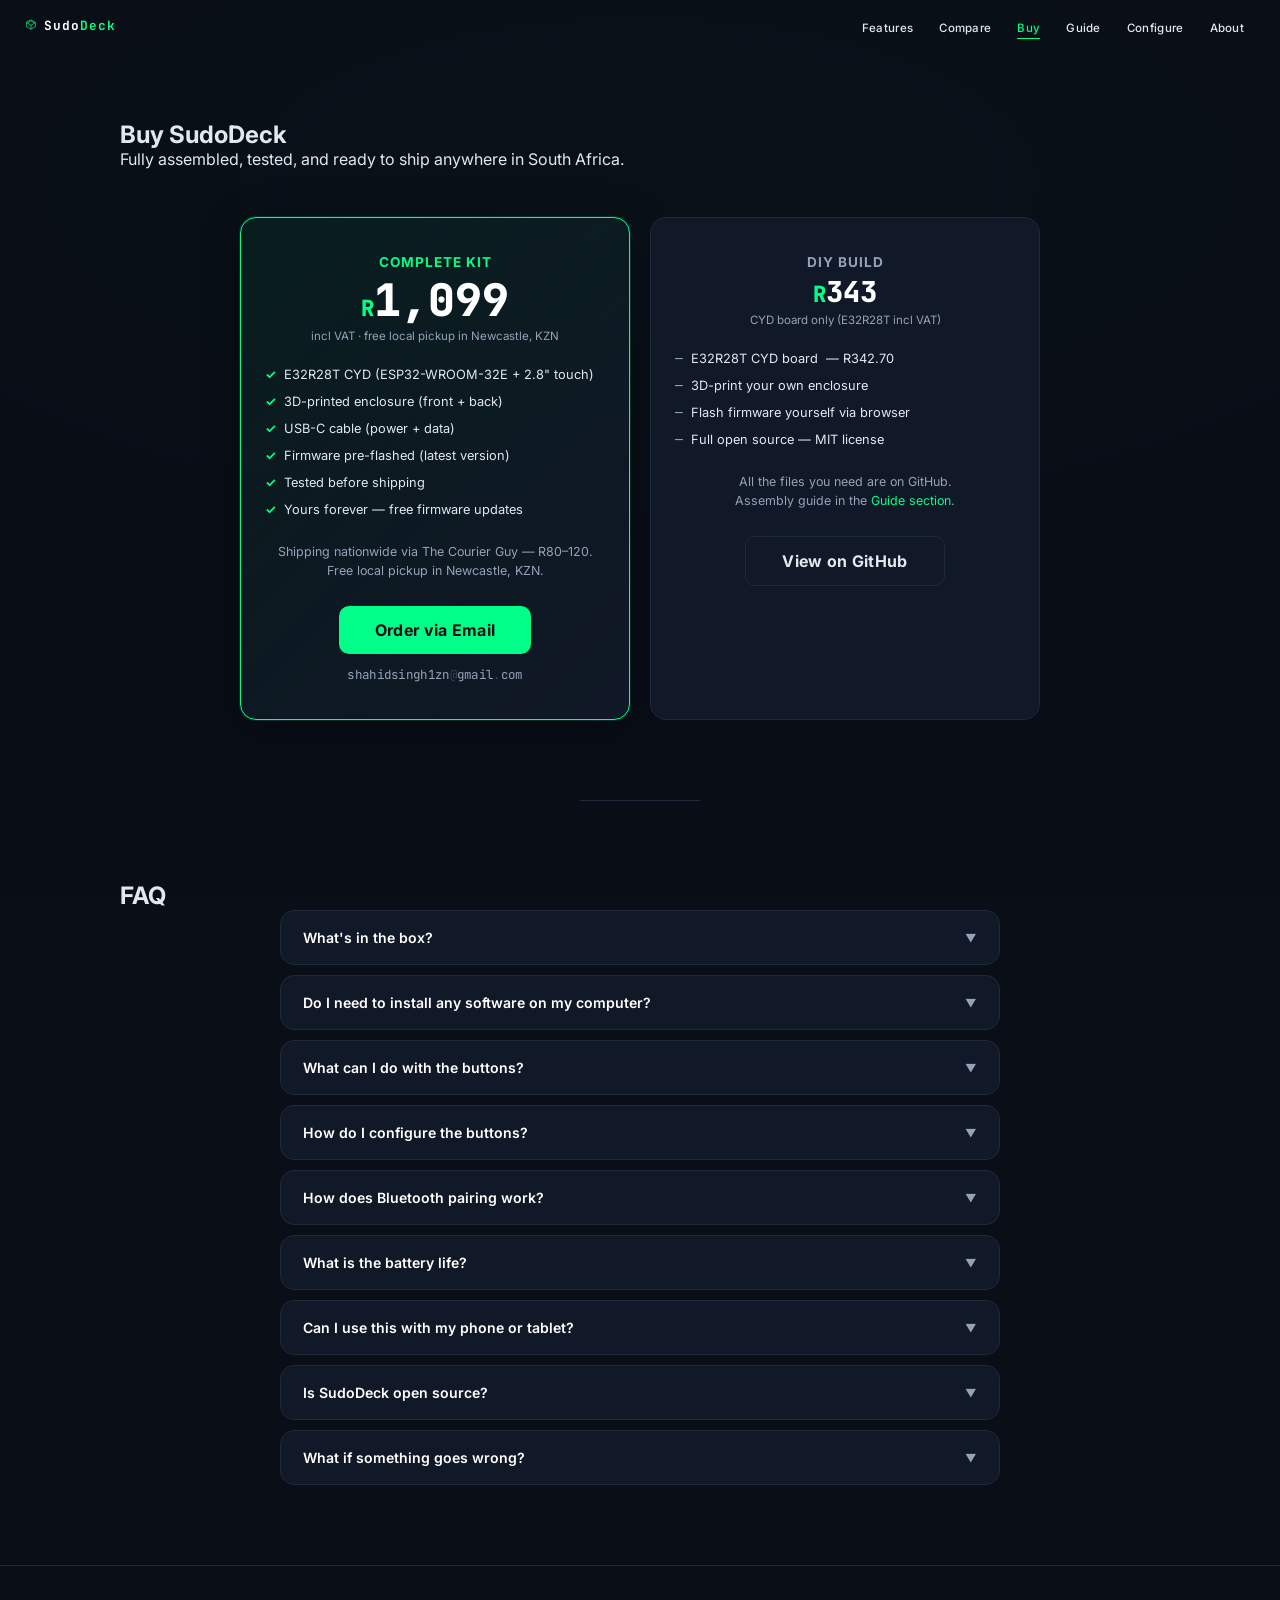
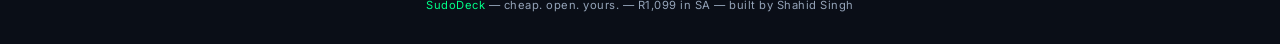
<file: docs/buy.html>
<!DOCTYPE html>
<html lang="en">
<head>
<meta charset="UTF-8">
<meta name="viewport" content="width=device-width, initial-scale=1.0">
<title>Buy SudoDeck — wireless macro deck</title>
<link rel="preconnect" href="https://fonts.googleapis.com">
<link href="https://fonts.googleapis.com/css2?family=Inter:wght@400;500;600;700;800;900&family=JetBrains+Mono:wght@400;500&display=swap" rel="stylesheet">
<link rel="icon" type="image/png" sizes="48x48" href="assets/favicon.png">
<link rel="icon" type="image/png" sizes="200x250" href="assets/sudodecklogo.png">
<link rel="apple-touch-icon" href="assets/sudodecklogo.png">
<link rel="stylesheet" href="style.css">
</head>
<body>

<nav>
  <a class="nl" href="index.html"><span class="s"><svg viewBox="0 0 100 125" fill="none" stroke="#00FF88" stroke-width="6" stroke-linecap="round" stroke-linejoin="round"><path d="M50 10 L90 30 L90 70 L50 90 L10 70 L10 30 Z" /><path d="M18 36 L50 16 L82 36" /><path d="M18 36 L50 56 L82 36" /><path d="M50 56 L50 90" /></svg></span>Sudo<span class="g">Deck</span></a>
  <ul class="nls">
    <li><a href="index.html">Features</a></li>
    <li><a href="index.html#compare">Compare</a></li>
    <li><a href="buy.html" class="active">Buy</a></li>
    <li><a href="guide.html">Guide</a></li>
    <li><a href="app.html">Configure</a></li>
    <li><a href="index.html#about">About</a></li>
  </ul>
</nav>

<section id="buy" class="section-reveal" style="padding-top:120px">
  <div class="inner">
    <h2>Buy <span class="g">Sudo</span>Deck</h2>
    <p class="sd">Fully assembled, tested, and ready to ship anywhere in South Africa.</p>

    <div class="pricing-grid">
      <div class="pricing-card featured">
        <h3>Complete Kit</h3>
        <div class="big-price"><span class="cur">R</span>1,099</div>
        <p class="price-note">incl VAT &middot; free local pickup in Newcastle, KZN</p>
        <ul>
          <li><span class="check">&#10003;</span> E32R28T CYD (ESP32-WROOM-32E + 2.8" touch)</li>
          <li><span class="check">&#10003;</span> 3D-printed enclosure (front + back)</li>
          <li><span class="check">&#10003;</span> USB-C cable (power + data)</li>
          <li><span class="check">&#10003;</span> Firmware pre-flashed (latest version)</li>
          <li><span class="check">&#10003;</span> Tested before shipping</li>
          <li><span class="check">&#10003;</span> Yours forever &mdash; free firmware updates</li>
        </ul>
        <p style="font-size:0.78rem;color:var(--dim);margin-bottom:18px;line-height:1.5">
          Shipping nationwide via The Courier Guy — R80–120.<br>
          Free local pickup in Newcastle, KZN.
        </p>
        <p class="pricing-links">
          <a class="btn-large" href="mailto:shahidsingh1zn@gmail.com">Order via Email</a>
        </p>
        <p class="pricing-email"><a href="mailto:shahidsingh1zn@gmail.com">shahidsingh1zn<span style="opacity:0.3">@</span>gmail<span style="opacity:0.3">.</span>com</a></p>
      </div>
      <div class="pricing-card">
        <h3>DIY Build</h3>
        <div class="big-price" style="font-size:1.8rem;"><span class="cur">R</span>343</div>
        <p class="price-note">CYD board only (E32R28T incl VAT)</p>
        <ul>
          <li><span class="dim">─</span> <a href="https://robotics.org.za/E32R28T" target="_blank" style="color:var(--text)">E32R28T CYD board</a> — R342.70</li>
          <li><span class="dim">─</span> 3D-print your own enclosure</li>
          <li><span class="dim">─</span> Flash firmware yourself via browser</li>
          <li><span class="dim">─</span> Full open source — MIT license</li>
        </ul>
        <p style="font-size:0.78rem;color:var(--dim);margin-bottom:18px;line-height:1.5">
          All the files you need are on GitHub.<br>
          Assembly guide in the <a href="guide.html" style="color:var(--acc)">Guide section</a>.
        </p>
        <p class="pricing-links">
          <a class="btn-large sec" href="https://github.com/sudobreakstuff/sudodeck" target="_blank">View on GitHub</a>
        </p>
      </div>
    </div>
  </div>
</section>

<div class="divider"></div>

<section id="faq" class="section-reveal" style="padding:80px 20px;">
  <div class="inner">
    <h2>FAQ</h2>
    <div class="faq-grid">
      <div class="faq-item">
        <div class="faq-q" onclick="this.classList.toggle('open');this.nextElementSibling.classList.toggle('open')">
          What's in the box?
          <span class="faq-arrow">&#9660;</span>
        </div>
        <div class="faq-a">The complete kit includes the E32R28T CYD board (ESP32-WROOM-32E + 2.8" ILI9341 touch display), a 3D-printed PLA enclosure (front and back panels), a USB-C cable for power and data, and the latest SudoDeck firmware pre-flashed and tested.</div>
      </div>
      <div class="faq-item">
        <div class="faq-q" onclick="this.classList.toggle('open');this.nextElementSibling.classList.toggle('open')">
          Do I need to install any software on my computer?
          <span class="faq-arrow">&#9660;</span>
        </div>
        <div class="faq-a">No. SudoDeck uses standard Bluetooth HID — your computer sees it as a regular Bluetooth keyboard. No drivers, no daemons, no background apps. The config tool runs in your browser (Chrome/Edge) via Web Serial. Nothing to install.</div>
      </div>
      <div class="faq-item">
        <div class="faq-q" onclick="this.classList.toggle('open');this.nextElementSibling.classList.toggle('open')">
          What can I do with the buttons?
          <span class="faq-arrow">&#9660;</span>
        </div>
        <div class="faq-a">Each button can send a single key (F1, Enter, etc.), a key combination (CTRL+C, ALT+TAB), type a text string, run a multi-step macro, or launch an app (Windows/macOS/Linux). You can have up to 12 pages with configurable grid sizes.</div>
      </div>
      <div class="faq-item">
        <div class="faq-q" onclick="this.classList.toggle('open');this.nextElementSibling.classList.toggle('open')">
          How do I configure the buttons?
          <span class="faq-arrow">&#9660;</span>
        </div>
        <div class="faq-a">Open the <a href="app.html" style="color:var(--acc)">Configure page</a> in Chrome or Edge. Plug in your SudoDeck via USB, click Connect, select the serial port, and the config tool reads your current layout. Edit labels, colors, actions — then click Write to save to the device. All config lives on the device itself.</div>
      </div>
      <div class="faq-item">
        <div class="faq-q" onclick="this.classList.toggle('open');this.nextElementSibling.classList.toggle('open')">
          How does Bluetooth pairing work?
          <span class="faq-arrow">&#9660;</span>
        </div>
        <div class="faq-a">Unplug USB (or keep it plugged for power — your choice). Open Bluetooth settings on your computer, phone, or tablet. Look for "SudoDeck" in the device list and pair. Pair once, it stays paired permanently. The device appears as a standard keyboard — no special drivers needed.</div>
      </div>
      <div class="faq-item">
        <div class="faq-q" onclick="this.classList.toggle('open');this.nextElementSibling.classList.toggle('open')">
          What is the battery life?
          <span class="faq-arrow">&#9660;</span>
        </div>
        <div class="faq-a">The CYD does not include a built-in battery, but the board has a LiPo charger (IP5306) if you add one. For normal use, keep it plugged into USB or any 5V phone charger. The screensaver activates after inactivity (configurable, default 30s), and the display can sleep after a longer timeout (configurable, default 60s).</div>
      </div>
      <div class="faq-item">
        <div class="faq-q" onclick="this.classList.toggle('open');this.nextElementSibling.classList.toggle('open')">
          Can I use this with my phone or tablet?
          <span class="faq-arrow">&#9660;</span>
        </div>
        <div class="faq-a">Yes. SudoDeck works with any device that supports Bluetooth keyboards — iPhones, iPads, Android phones and tablets, smart TVs, and of course Windows, Mac, and Linux computers.</div>
      </div>
      <div class="faq-item">
        <div class="faq-q" onclick="this.classList.toggle('open');this.nextElementSibling.classList.toggle('open')">
          Is SudoDeck open source?
          <span class="faq-arrow">&#9660;</span>
        </div>
        <div class="faq-a">Yes — MIT licensed. The entire firmware, website, config tool, and enclosure designs are on GitHub. Fork it, hack it, build something new. There is no proprietary software or paid upgrade tier.</div>
      </div>
      <div class="faq-item">
        <div class="faq-q" onclick="this.classList.toggle('open');this.nextElementSibling.classList.toggle('open')">
          What if something goes wrong?
          <span class="faq-arrow">&#9660;</span>
        </div>
        <div class="faq-a">Pre-assembled units come with a 6-month warranty covering hardware defects. If the board fails, we'll replace it. Open an issue on GitHub or email shahidsingh1zn@gmail.com for support.</div>
      </div>
    </div>
  </div>
</section>

<footer>
  <a href="https://github.com/sudobreakstuff/sudodeck">SudoDeck</a> &mdash; cheap. open. yours. &mdash; R1,099 in SA &mdash; built by Shahid Singh
</footer>

<script>
const iv = new IntersectionObserver(function(es) {
  es.forEach(function(e) { if (e.isIntersecting) e.target.classList.add('in'); });
}, { threshold: 0.1 });
document.querySelectorAll('.rv').forEach(function(el) { iv.observe(el); });
document.querySelectorAll('.section-reveal').forEach(function(el) { iv.observe(el); });
</script>
</body>
</html>
</file>
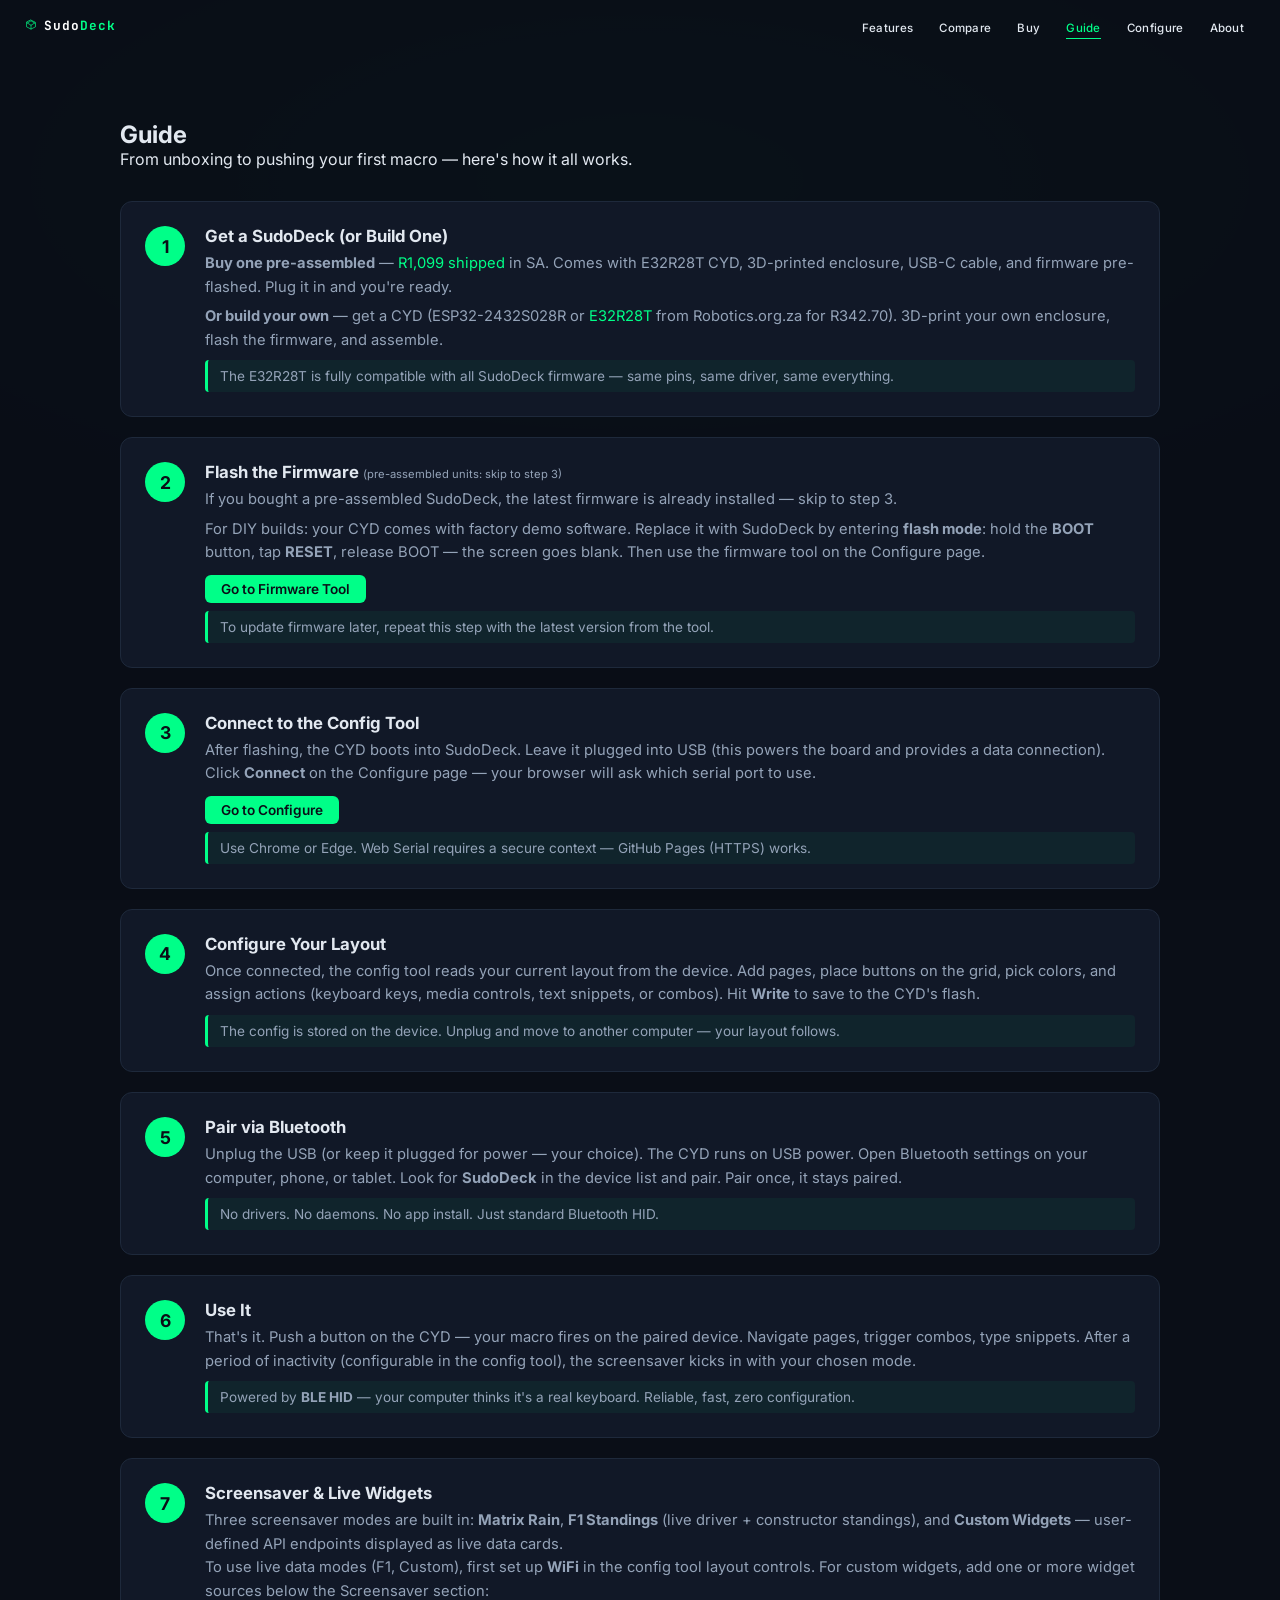
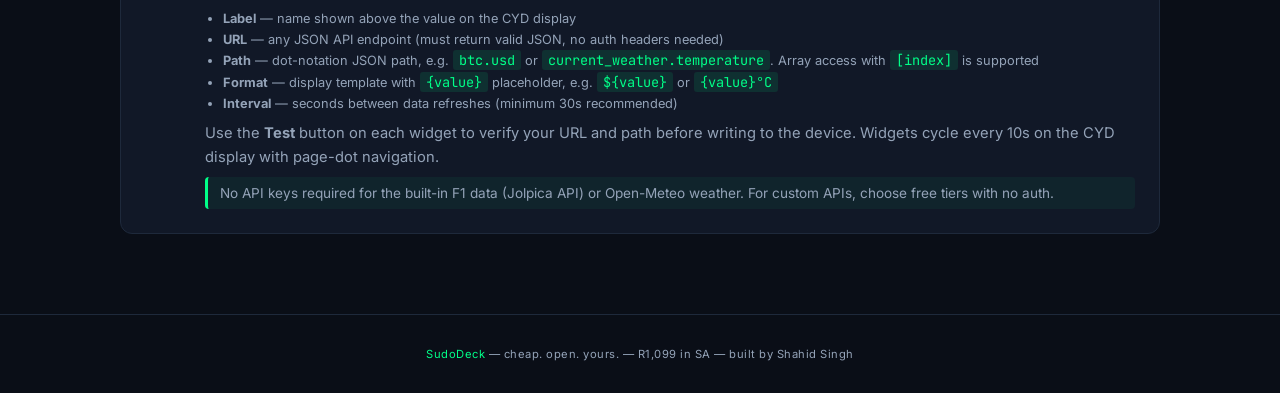
<file: docs/guide.html>
<!DOCTYPE html>
<html lang="en">
<head>
<meta charset="UTF-8">
<meta name="viewport" content="width=device-width, initial-scale=1.0">
<title>Guide — SudoDeck</title>
<link rel="preconnect" href="https://fonts.googleapis.com">
<link href="https://fonts.googleapis.com/css2?family=Inter:wght@400;500;600;700;800;900&family=JetBrains+Mono:wght@400;500&display=swap" rel="stylesheet">
<link rel="icon" type="image/png" sizes="48x48" href="assets/favicon.png">
<link rel="icon" type="image/png" sizes="200x250" href="assets/sudodecklogo.png">
<link rel="apple-touch-icon" href="assets/sudodecklogo.png">
<link rel="stylesheet" href="style.css">
</head>
<body>

<nav>
  <a class="nl" href="index.html"><span class="s"><svg viewBox="0 0 100 125" fill="none" stroke="#00FF88" stroke-width="6" stroke-linecap="round" stroke-linejoin="round"><path d="M50 10 L90 30 L90 70 L50 90 L10 70 L10 30 Z" /><path d="M18 36 L50 16 L82 36" /><path d="M18 36 L50 56 L82 36" /><path d="M50 56 L50 90" /></svg></span>Sudo<span class="g">Deck</span></a>
  <ul class="nls">
    <li><a href="index.html">Features</a></li>
    <li><a href="index.html#compare">Compare</a></li>
    <li><a href="buy.html">Buy</a></li>
    <li><a href="guide.html" class="active">Guide</a></li>
    <li><a href="app.html">Configure</a></li>
    <li><a href="index.html#about">About</a></li>
  </ul>
</nav>

<section id="guide" class="section-reveal" style="padding-top:120px">
  <div class="inner">
    <h2><span class="g">Guide</span></h2>
    <p class="sd">From unboxing to pushing your first macro — here's how it all works.</p>

    <div class="guide-grid">

      <div class="guide-step">
        <div class="guide-num">1</div>
        <div class="guide-body">
          <h3>Get a SudoDeck (or Build One)</h3>
          <p><strong>Buy one pre-assembled</strong> — <a href="buy.html" style="color:var(--acc)">R1,099 shipped</a> in SA. Comes with E32R28T CYD, 3D-printed enclosure, USB-C cable, and firmware pre-flashed. Plug it in and you're ready.</p>
          <p style="margin-top:6px"><strong>Or build your own</strong> — get a CYD (ESP32-2432S028R or <a href="https://robotics.org.za/E32R28T" target="_blank" style="color:var(--acc)">E32R28T</a> from Robotics.org.za for R342.70). 3D-print your own enclosure, flash the firmware, and assemble.</p>
          <div class="guide-note">The E32R28T is fully compatible with all SudoDeck firmware — same pins, same driver, same everything.</div>
        </div>
      </div>

      <div class="guide-step">
        <div class="guide-num">2</div>
        <div class="guide-body">
          <h3>Flash the Firmware <span style="font-size:0.7rem;color:var(--dim);font-weight:400;">(pre-assembled units: skip to step 3)</span></h3>
          <p>If you bought a pre-assembled SudoDeck, the latest firmware is already installed — skip to step 3.</p>
          <p style="margin-top:6px">For DIY builds: your CYD comes with factory demo software. Replace it with SudoDeck by entering <strong>flash mode</strong>: hold the <strong>BOOT</strong> button, tap <strong>RESET</strong>, release BOOT — the screen goes blank. Then use the firmware tool on the Configure page.</p>
          <a class="guide-cta" href="app.html#firmware">Go to Firmware Tool</a>
          <div class="guide-note">To update firmware later, repeat this step with the latest version from the tool.</div>
        </div>
      </div>

      <div class="guide-step">
        <div class="guide-num">3</div>
        <div class="guide-body">
          <h3>Connect to the Config Tool</h3>
          <p>After flashing, the CYD boots into SudoDeck. Leave it plugged into USB (this powers the board and provides a data connection). Click <strong>Connect</strong> on the Configure page — your browser will ask which serial port to use.</p>
          <a class="guide-cta" href="app.html#config">Go to Configure</a>
          <div class="guide-note">Use Chrome or Edge. Web Serial requires a secure context — GitHub Pages (HTTPS) works.</div>
        </div>
      </div>

      <div class="guide-step">
        <div class="guide-num">4</div>
        <div class="guide-body">
          <h3>Configure Your Layout</h3>
          <p>Once connected, the config tool reads your current layout from the device. Add pages, place buttons on the grid, pick colors, and assign actions (keyboard keys, media controls, text snippets, or combos). Hit <strong>Write</strong> to save to the CYD's flash.</p>
          <div class="guide-note">The config is stored on the device. Unplug and move to another computer — your layout follows.</div>
        </div>
      </div>

      <div class="guide-step">
        <div class="guide-num">5</div>
        <div class="guide-body">
          <h3>Pair via Bluetooth</h3>
          <p>Unplug the USB (or keep it plugged for power — your choice). The CYD runs on USB power. Open Bluetooth settings on your computer, phone, or tablet. Look for <strong>SudoDeck</strong> in the device list and pair. Pair once, it stays paired.</p>
          <div class="guide-note">No drivers. No daemons. No app install. Just standard Bluetooth HID.</div>
        </div>
      </div>

      <div class="guide-step">
        <div class="guide-num">6</div>
        <div class="guide-body">
          <h3>Use It</h3>
          <p>That's it. Push a button on the CYD — your macro fires on the paired device. Navigate pages, trigger combos, type snippets. After a period of inactivity (configurable in the config tool), the screensaver kicks in with your chosen mode.</p>
          <div class="guide-note">Powered by <strong>BLE HID</strong> — your computer thinks it's a real keyboard. Reliable, fast, zero configuration.</div>
        </div>
      </div>

      <div class="guide-step">
        <div class="guide-num">7</div>
        <div class="guide-body">
          <h3>Screensaver &amp; Live Widgets</h3>
          <p>Three screensaver modes are built in: <strong>Matrix Rain</strong>, <strong>F1 Standings</strong> (live driver + constructor standings), and <strong>Custom Widgets</strong> — user-defined API endpoints displayed as live data cards.</p>
          <p>To use live data modes (F1, Custom), first set up <strong>WiFi</strong> in the config tool layout controls. For custom widgets, add one or more widget sources below the Screensaver section:</p>
          <ul style="margin:6px 0 0 18px;font-size:0.8rem;color:var(--dim);line-height:1.6">
            <li><strong>Label</strong> — name shown above the value on the CYD display</li>
            <li><strong>URL</strong> — any JSON API endpoint (must return valid JSON, no auth headers needed)</li>
            <li><strong>Path</strong> — dot-notation JSON path, e.g. <code>btc.usd</code> or <code>current_weather.temperature</code>. Array access with <code>[index]</code> is supported</li>
            <li><strong>Format</strong> — display template with <code>{value}</code> placeholder, e.g. <code>${value}</code> or <code>{value}°C</code></li>
            <li><strong>Interval</strong> — seconds between data refreshes (minimum 30s recommended)</li>
          </ul>
          <p style="margin-top:8px">Use the <strong>Test</strong> button on each widget to verify your URL and path before writing to the device. Widgets cycle every 10s on the CYD display with page-dot navigation.</p>
          <div class="guide-note">No API keys required for the built-in F1 data (Jolpica API) or Open-Meteo weather. For custom APIs, choose free tiers with no auth.</div>
        </div>
      </div>

    </div>
  </div>
</section>

<footer>
  <a href="https://github.com/sudobreakstuff/sudodeck">SudoDeck</a> &mdash; cheap. open. yours. &mdash; R1,099 in SA &mdash; built by Shahid Singh
</footer>

<script>
const iv = new IntersectionObserver(function(es) {
  es.forEach(function(e) { if (e.isIntersecting) e.target.classList.add('in'); });
}, { threshold: 0.1 });
document.querySelectorAll('.rv').forEach(function(el) { iv.observe(el); });
document.querySelectorAll('.section-reveal').forEach(function(el) { iv.observe(el); });
</script>
</body>
</html>
</file>
<file: docs/style.css>
:root {
    --bg: #0A0E17;
    --surface: #111827;
    --surface2: #1A2332;
    --border: #1E293B;
    --acc: #00FF88;
    --acc-dim: rgba(0,255,136,0.1);
    --acc-glow: rgba(0,255,136,0.2);
    --danger: #FF4466;
    --text: #E2E8F0;
    --dim: #94A3B8;
    --radius: 12px;
    --font: 'Inter', system-ui, sans-serif;
    --mono: 'JetBrains Mono', monospace;
    --nav-h: 52px;
  }
  * { margin: 0; padding: 0; box-sizing: border-box; }
  html { scroll-behavior: smooth; scroll-padding-top: var(--nav-h); min-height: 100%; }
  html {
    position: relative;
    background: var(--bg);
  }
  html::before {
    content: '';
    position: fixed;
    inset: 0;
    z-index: 0;
    pointer-events: none;
    background: radial-gradient(ellipse 120% 70% at 50% 20%, rgba(0,255,136,0.12) 0%, transparent 60%);
  }
  html::after {
    content: '';
    position: fixed;
    inset: 0;
    z-index: 1;
    pointer-events: none;
    background: rgba(10, 14, 23, 0.85);
    animation: glowPulse 8s ease-in-out infinite alternate;
  }
  @keyframes glowPulse {
    0% { opacity: 0.88; }
    100% { opacity: 1; }
  }
  body {
    position: relative;
    z-index: 2;
    background: transparent;
    color: var(--text);
    font-family: var(--font);
    overflow-x: hidden;
  }
  ::selection { background: var(--acc); color: var(--bg); }

  a { color: var(--acc); text-decoration: none; }
  a:hover { text-decoration: underline; }

  nav {
    position: fixed; top: 0; left: 0; right: 0;
    height: var(--nav-h);
    display: flex; align-items: center; justify-content: space-between;
    padding: 0 24px;
    z-index: 100;
    transition: background 0.3s ease, border-color 0.3s ease;
    background: transparent;
    border-bottom: 1px solid transparent;
  }
  nav.scrolled {
    background: rgba(10,14,23,0.88);
    backdrop-filter: blur(12px);
    -webkit-backdrop-filter: blur(12px);
    border-color: var(--border);
  }
  nav .nl {
    font-family: var(--mono);
    font-size: 0.8rem;
    font-weight: 700;
    letter-spacing: 1px;
    color: #fff;
  }
  nav .nl .g { color: var(--acc); }
  nav .nl .s {
    display: inline-block;
    width: 14px; height: 14px;
    vertical-align: middle;
    margin-right: 6px;
  }
  nav .nl .s svg { width: 100%; height: 100%; display: block; }
  nav .nls {
    display: flex; gap: 2px; list-style: none; margin: 0; padding: 0;
  }
  nav .nls li { list-style: none; margin: 0; padding: 0; }
  nav .nls a {
    padding: 6px 12px;
    border-radius: 4px;
    font-size: 0.72rem;
    font-weight: 500;
    letter-spacing: 0.3px;
    color: var(--text);
    transition: color 0.15s;
    text-decoration: none;
    position: relative;
  }
  nav .nls a::after {
    content: '';
    position: absolute; bottom: 2px; left: 12px; right: 12px;
    height: 1px;
    background: var(--acc);
    transform: scaleX(0);
    transition: transform 0.2s ease;
  }
  nav .nls a:hover {
    color: #fff;
  }
  nav .nls a:hover::after {
    transform: scaleX(1);
  }
  nav .nls a.active {
    color: var(--acc);
  }
  nav .nls a.active::after {
    transform: scaleX(1);
    background: var(--acc);
  }

  .hero {
    min-height: 100vh;
    display: flex;
    flex-direction: column;
    align-items: center;
    justify-content: center;
    text-align: center;
    padding: 60px 20px;
    position: relative;
    overflow: hidden;
    background:
      linear-gradient(to bottom, rgba(10,14,23,0.92) 0%, rgba(10,14,23,0.25) 25%, rgba(10,14,23,0.1) 50%, rgba(10,14,23,0.92) 100%),
      url('assets/hero.jpeg') center / cover no-repeat;
    background-color: var(--bg);
  }
  @media (min-width: 641px) {
    .hero {
      background:
        linear-gradient(to bottom, rgba(10,14,23,0.92) 0%, rgba(10,14,23,0.25) 25%, rgba(10,14,23,0.1) 50%, rgba(10,14,23,0.92) 100%),
        url('assets/hero.jpeg') center top / 100% auto no-repeat;
      background-color: var(--bg);
    }
  }
  @media (min-width: 641px) {
    .hero {
      background:
        linear-gradient(to bottom, rgba(10,14,23,0.92) 0%, rgba(10,14,23,0.25) 25%, rgba(10,14,23,0.1) 50%, rgba(10,14,23,0.92) 100%),
        url('assets/hero.jpeg') center top / 100% auto no-repeat;
      background-color: var(--bg);
    }
  }
  .hero::before {
    content: '';
    position: absolute;
    inset: -50%;
    background-image:
      radial-gradient(circle at 25% 25%, rgba(0,255,136,0.04) 0%, transparent 40%),
      radial-gradient(circle at 75% 75%, rgba(0,255,136,0.03) 0%, transparent 40%);
    pointer-events: none;
    z-index: 0;
    animation: heroDrift 20s ease-in-out infinite alternate;
  }

  @keyframes heroDrift {
    0% { transform: translate(0, 0) rotate(0deg); }
    100% { transform: translate(5%, 3%) rotate(3deg); }
  }
  .hero::after {
    content: '';
    position: absolute;
    inset: 0;
    background-image: url("data:image/svg+xml,%3Csvg width='40' height='40' viewBox='0 0 40 40' xmlns='http://www.w3.org/2000/svg'%3E%3Cpath d='M0 0h40v40H0z' fill='none'/%3E%3Cpath d='M40 0H0v40' fill='none' stroke='%231e293b' stroke-width='0.5' opacity='0.3'/%3E%3C/svg%3E");
    background-size: 40px 40px;
    pointer-events: none;
    z-index: 0;
    opacity: 0.4;
  }

  .snake-logo {
    width: 180px;
    height: 225px;
    margin-bottom: 28px;
    filter: drop-shadow(0 0 30px var(--acc-glow));
    position: relative;
    z-index: 1;
    animation: heroIn 0.8s ease, float 4s ease-in-out infinite 0.8s, breathe 4s ease-in-out infinite 0.8s;
  }

  @keyframes heroIn {
    from { opacity: 0; transform: scale(0.9) translateY(20px); }
    to { opacity: 1; transform: scale(1) translateY(0); }
  }

  .hero h1 { animation: heroIn 0.8s ease 0.15s both; }
  .hero .sub { animation: heroIn 0.8s ease 0.3s both; }
  .hero-btns { animation: heroIn 0.8s ease 0.45s both; }
  .sc { animation: heroIn 0.8s ease 0.6s both; }

  .hero h1 {
    font-size: clamp(2.2rem, 5vw, 4rem);
    font-weight: 900;
    letter-spacing: 6px;
    color: #fff;
    margin-bottom: 16px;
    position: relative;
    z-index: 1;
  }
  .hero h1 .g {
    color: var(--acc);
    text-shadow: 0 0 20px rgba(0,255,136,0.3), 0 0 40px rgba(0,255,136,0.1);
  }

  .hero .sub {
    font-size: clamp(0.9rem, 2vw, 1.15rem);
    color: #CBD5E1;
    text-shadow: 0 0 30px rgba(0,255,136,0.08), 0 0 60px rgba(0,0,0,0.3);
    max-width: 540px;
    line-height: 1.6;
    margin-bottom: 32px;
    position: relative;
    z-index: 1;
  }
  .hero .sub strong { color: #fff; font-weight: 600; }

  .hero-btns {
    display: flex;
    gap: 12px;
    flex-wrap: wrap;
    justify-content: center;
    position: relative;
    z-index: 1;
  }
  .btn-h {
    padding: 12px 28px;
    border-radius: 6px;
    font-family: var(--font);
    font-size: 0.9rem;
    font-weight: 600;
    letter-spacing: 0.5px;
    cursor: pointer;
    border: none;
    transition: all 0.2s;
    text-decoration: none;
  }
  .btn-h.primary {
    background: var(--acc);
    color: var(--bg);
  }
  .btn-h.primary:hover {
    background: #00cc6a;
    box-shadow: 0 0 20px rgba(0,255,136,0.25);
  }
  .btn-h.sec {
    background: transparent;
    color: var(--text);
    border: 1px solid var(--border);
  }
  .btn-h.sec:hover {
    border-color: var(--dim);
    background: rgba(255,255,255,0.02);
  }

  .sc {
    position: absolute;
    bottom: 28px;
    left: 50%;
    transform: translateX(-50%);
    z-index: 1;
  }
  .sc a {
    display: block;
    width: 24px;
    height: 36px;
    border: 2px solid var(--dim);
    border-radius: 12px;
    position: relative;
    transition: border-color 0.2s;
    animation: pulse 3s ease-in-out infinite;
  }
  .sc a:hover { border-color: var(--acc); }
  .sc a::after {
    content: '';
    position: absolute;
    top: 6px; left: 50%;
    transform: translateX(-50%);
    width: 2px; height: 7px;
    background: var(--dim);
    border-radius: 1px;
    animation: scW 1.5s ease-in-out infinite;
  }
  .sc a:hover::after { background: var(--acc); }

  /* ─── intro section (What is SudoDeck + Why I built it) ─── */
  .intro-section {
    padding: 80px 20px;
  }
  .intro-wrap {
    max-width: 680px;
    margin: 0 auto;
    text-align: center;
  }
  .intro-wrap h2 {
    font-size: 1.5rem;
    font-weight: 700;
    letter-spacing: 1px;
    margin-bottom: 28px;
  }
  .intro-wrap h2 .g { color: var(--acc); }
  .intro-text {
    font-size: 0.95rem;
    color: var(--dim);
    line-height: 1.7;
    margin-bottom: 16px;
  }
  .intro-heart {
    margin-top: 48px;
    padding: 32px;
    background: var(--surface);
    border: 1px solid var(--border);
    border-radius: 16px;
    text-align: left;
    position: relative;
  }
  .intro-heart h3 {
    font-size: 0.75rem;
    font-weight: 700;
    color: var(--acc);
    letter-spacing: 1px;
    text-transform: uppercase;
    margin-bottom: 12px;
  }
  .intro-heart p {
    font-size: 0.88rem;
    color: var(--dim);
    line-height: 1.7;
    margin-bottom: 12px;
  }
  .intro-heart p:last-of-type { margin-bottom: 0; }
  .intro-sign {
    font-family: var(--mono);
    font-size: 0.85rem !important;
    color: var(--text) !important;
    margin-top: 16px !important;
  }
  @media (max-width: 540px) {
    .intro-section { padding: 48px 16px; }
    .intro-text { font-size: 0.88rem; }
    .intro-heart { padding: 24px 18px; margin-top: 32px; }
    .intro-heart p { font-size: 0.82rem; }
  }

  ::-webkit-scrollbar { width: 6px; }
  ::-webkit-scrollbar-track { background: var(--bg); }
  ::-webkit-scrollbar-thumb { background: var(--border); border-radius: 3px; }
  ::-webkit-scrollbar-thumb:hover { background: var(--dim); }

  @keyframes scW {
    0% { transform: translateX(-50%) translateY(0); opacity: 1; }
    100% { transform: translateX(-50%) translateY(10px); opacity: 0; }
  }

  @keyframes float {
    0%, 100% { transform: translateY(0); }
    50% { transform: translateY(-8px); }
  }

  @keyframes breathe {
    0%, 100% { filter: drop-shadow(0 0 30px var(--acc-glow)); }
    50% { filter: drop-shadow(0 0 50px var(--acc-glow)) drop-shadow(0 0 20px rgba(0,255,136,0.3)); }
  }

  @keyframes slideUp {
    from { opacity: 0; transform: translateY(12px); }
    to { opacity: 1; transform: translateY(0); }
  }

  @keyframes pulse {
    0%, 100% { opacity: 1; }
    50% { opacity: 0.4; }
  }

  /* ─── sections ─── */
  section { padding: 80px 20px; }
  section > h2 {
    text-align: center;
    font-size: 1.5rem;
    font-weight: 700;
    letter-spacing: 1px;
    margin-bottom: 48px;
  }
  section > h2 .g { color: var(--acc); }
  section > .sd {
    text-align: center;
    color: var(--dim);
    font-size: 0.92rem;
    margin: -36px 0 56px;
    line-height: 1.5;
  }
  section#usecases .sd { margin-bottom: 80px; }

  .inner {
    max-width: 1040px;
    margin: 0 auto;
  }

  /* ─── feature grid ─── */
  .f-grid {
    display: grid;
    grid-template-columns: repeat(auto-fit, minmax(260px, 1fr));
    gap: 16px;
  }
  .f-card {
    background: var(--surface);
    border: 1px solid var(--border);
    border-radius: 14px;
    padding: 28px 24px;
    transition: all 0.3s ease;
    position: relative;
    overflow: hidden;
  }
  .f-card::before {
    content: '';
    position: absolute;
    left: 0; top: 0; bottom: 0;
    width: 3px;
    background: var(--acc);
    transform: scaleY(0);
    transition: transform 0.3s ease;
    transform-origin: top;
  }
  .f-card:hover::before { transform: scaleY(1); }
  .f-card:hover {
    border-color: rgba(255,255,255,0.08);
    background: #141c2a;
    transform: translateY(-3px);
    box-shadow: 0 8px 30px rgba(0,0,0,0.3);
  }
  .f-card svg {
    width: 36px;
    height: 36px;
    margin-bottom: 14px;
    opacity: 0.7;
  }
  .f-card h3 {
    font-size: 0.95rem;
    font-weight: 700;
    color: #fff;
    margin-bottom: 8px;
  }
  .f-card p {
    font-size: 0.82rem;
    color: var(--dim);
    line-height: 1.5;
  }

  /* ─── use cases ─── */
  .uc-grid {
    display: grid;
    grid-template-columns: 1fr 1fr;
    gap: 20px;
  }
  .uc-card {
    background: var(--surface);
    border: 1px solid var(--border);
    border-radius: 14px;
    padding: 24px;
    display: flex;
    flex-direction: column;
    gap: 16px;
    transition: border-color 0.2s, background 0.2s;
  }
  .uc-card:hover {
    border-color: rgba(0,255,136,0.25);
    background: #141c2a;
  }

  /* CYD mockup */
  .cyd-mockup {
    width: 100%;
    max-width: 260px;
    background: #05080e;
    border: 2px solid #1a2332;
    border-radius: 10px;
    padding: 6px;
  }
  .cyd-bar {
    display: flex;
    justify-content: space-between;
    align-items: center;
    padding: 2px 4px 4px;
    font-size: 0.45rem;
    font-family: var(--mono);
    color: var(--dim);
  }
  .cyd-w { color: var(--acc); }
  .cyd-bat {
    width: 14px; height: 7px;
    border: 1px solid var(--dim);
    border-radius: 1px;
    position: relative;
  }
  .cyd-bat::after {
    content: '';
    position: absolute;
    right: -3px; top: 1px;
    width: 2px; height: 3px;
    background: var(--dim);
    border-radius: 0 1px 1px 0;
  }
  .cyd-bat::before {
    content: '';
    position: absolute;
    left: 1px; top: 1px;
    bottom: 1px;
    width: 60%;
    background: var(--acc);
    border-radius: 0.5px;
  }
  .cyd-grid {
    display: grid;
    grid-template-columns: repeat(4, 1fr);
    gap: 3px;
  }
  .cyd-btn {
    background: #16213e;
    border-radius: 3px;
    padding: 5px 2px;
    text-align: center;
    font-size: 0.45rem;
    font-weight: 600;
    color: #8899aa;
    line-height: 1.1;
    white-space: nowrap;
    overflow: hidden;
    text-overflow: ellipsis;
  }
  .cyd-btn.hl { background: rgba(0,255,136,0.08); color: var(--acc); }
  .cyd-btn.ko { background: rgba(255,68,102,0.08); color: var(--danger); }

  /* Use case text content */
  .uc-info {
    flex: 1;
    display: flex;
    flex-direction: column;
    gap: 10px;
  }
  .uc-info h3 {
    font-size: 1rem;
    font-weight: 700;
    color: #fff;
    margin: 0;
  }
  .uc-info p {
    font-size: 0.82rem;
    color: var(--dim);
    line-height: 1.6;
    margin: 0;
  }
  .uc-tags {
    display: flex;
    flex-wrap: wrap;
    gap: 6px;
  }
  .uc-tags span {
    display: inline-block;
    padding: 3px 10px;
    border-radius: 20px;
    background: rgba(0,255,136,0.06);
    border: 1px solid rgba(0,255,136,0.12);
    color: var(--acc);
    font-size: 0.68rem;
    font-weight: 500;
  }
  .uc-macro {
    background: rgba(0,255,136,0.03);
    border-left: 2px solid var(--acc);
    padding: 10px 12px;
    border-radius: 0 6px 6px 0;
    display: flex;
    flex-direction: column;
    gap: 4px;
  }
  .uc-macro strong {
    font-size: 0.78rem;
    color: var(--acc);
  }
  .uc-macro span {
    font-size: 0.75rem;
    color: var(--dim);
    line-height: 1.5;
  }
  .uc-macro code {
    background: rgba(0,255,136,0.1);
    color: var(--acc);
    padding: 0 4px;
    border-radius: 3px;
    font-family: var(--mono);
    font-size: 0.7rem;
  }
  .uc-dl {
    font-size: 0.72rem;
    color: var(--acc);
    text-decoration: none;
    font-weight: 500;
    align-self: flex-start;
  }
  .uc-dl:hover { text-decoration: underline; }
  .uc-dl-wrap {
    display: flex;
    align-items: center;
    gap: 8px;
    flex-wrap: wrap;
  }
  .uc-os {
    background: var(--surface2);
    color: var(--text);
    border: 1px solid var(--border);
    border-radius: 4px;
    padding: 3px 8px;
    font-family: var(--font);
    font-size: 0.68rem;
    cursor: pointer;
    transition: border-color 0.15s;
  }
  .uc-os:hover { border-color: var(--dim); }
  .uc-cta {
    text-align: center;
    margin-top: 48px;
  }
  .uc-cta p {
    color: var(--dim);
    font-size: 0.92rem;
    margin-bottom: 20px;
    line-height: 1.6;
  }

  /* ─── steps ─── */
  .s-grid {
    display: grid;
    grid-template-columns: repeat(auto-fit, minmax(200px, 1fr));
    gap: 20px;
    counter-reset: s;
  }
  .s-card {
    text-align: center;
    padding: 32px 20px;
    background: var(--surface);
    border: 1px solid var(--border);
    border-radius: var(--radius);
    position: relative;
    counter-increment: s;
  }
  .s-card::before {
    content: "0" counter(s);
    position: absolute;
    top: 8px;
    left: 16px;
    font-family: var(--mono);
    font-size: 0.65rem;
    color: var(--dim);
    background: var(--bg);
    padding: 2px 6px;
    border: 1px solid var(--border);
    border-radius: 4px;
  }
  .s-card:hover { border-color: rgba(255,255,255,0.08); background: #141c2a; }
  .s-card h3 { font-size: 0.95rem; font-weight: 700; color: #fff; margin-bottom: 6px; }
  .s-card p { font-size: 0.8rem; color: var(--dim); line-height: 1.5; }

  .divider {
    width: 120px;
    height: 1px;
    background: var(--border);
    margin: 0 auto;
  }

  /* ─── app layout (sidebar + main content) ─── */
  .app-layout {
    display: flex;
    height: calc(100vh - var(--nav-h));
    padding-top: var(--nav-h);
  }
  .sidebar {
    width: 140px;
    flex-shrink: 0;
    padding: 20px 4px 20px 12px;
    overflow-y: auto;
  }
  .sidebar-items {
    display: flex;
    flex-direction: column;
    gap: 2px;
    position: sticky;
    top: calc(var(--nav-h) + 20px);
  }
  .sidebar-item {
    display: block;
    padding: 10px 14px;
    border-radius: 6px;
    font-size: 0.78rem;
    font-weight: 600;
    color: var(--dim);
    cursor: pointer;
    transition: all 0.15s;
    text-decoration: none;
    letter-spacing: 0.3px;
  }
  .sidebar-item:hover {
    color: var(--text);
    background: rgba(255,255,255,0.03);
  }
  .sidebar-item.active {
    color: var(--acc);
    background: var(--acc-dim);
  }
  .main-content {
    flex: 1;
    padding: 16px 24px 0 28px;
    min-width: 0;
    overflow-y: auto;
  }
  .section {
    background: var(--surface);
    border-radius: 12px;
    padding: 16px;
  }
  .section + .section {
    margin-top: 10px;
  }
  .section-grid {
    border: 1px solid var(--acc-dim);
  }
  .section-hdr {
    font-size: 0.8rem;
    font-weight: 700;
    color: var(--acc);
    letter-spacing: 0.5px;
    text-transform: uppercase;
    margin-bottom: 14px;
    padding-bottom: 10px;
    border-bottom: 1px solid var(--border);
  }

  /* ─── app cards ─── */
  .app-section {
    max-width: 720px;
    margin: 0 auto;
    padding: 16px 16px 40px;
    display: flex;
    flex-direction: column;
    gap: 10px;
  }
  .card {
    background: var(--surface);
    border: 1px solid var(--border);
    border-radius: 12px;
    overflow: hidden;
  }
  .card-hdr {
    display: flex;
    align-items: center;
    justify-content: space-between;
    padding: 14px 18px;
    cursor: pointer;
    user-select: none;
    transition: background 0.15s;
  }
  .card-hdr:hover { background: rgba(255,255,255,0.02); }
  .card-hdr-l {
    display: flex;
    align-items: center;
    gap: 10px;
    min-width: 0;
  }
  .card-icon {
    display: flex;
    align-items: center;
    justify-content: center;
    width: 32px;
    height: 32px;
    border-radius: 8px;
    background: color-mix(in srgb, var(--acc) 12%, var(--surface));
    color: var(--acc);
    flex-shrink: 0;
  }
  .card-title {
    font-size: 0.9rem;
    font-weight: 600;
    color: var(--text);
    white-space: nowrap;
  }
  .card-desc {
    font-size: 0.72rem;
    color: var(--dim);
    overflow: hidden;
    text-overflow: ellipsis;
    white-space: nowrap;
  }
  .card-arrow {
    font-size: 0.6rem;
    color: var(--dim);
    transition: transform 0.25s cubic-bezier(0.16,1,0.3,1);
    flex-shrink: 0;
    margin-left: 12px;
  }
  .card.open .card-arrow { transform: rotate(180deg); }
  .card-body {
    display: none;
    padding: 0 18px 18px;
    border-top: 1px solid var(--border);
    padding-top: 14px;
  }
  .card.open .card-body { display: block; }

  /* ─── flow syntax reference ─── */
  .flow-syntax {
    margin-top: 12px;
    padding: 12px;
    background: var(--bg);
    border-radius: 8px;
    border: 1px solid var(--border);
  }
  .flow-syntax-title {
    font-size: 0.72rem;
    font-weight: 600;
    color: var(--dim);
    text-transform: uppercase;
    letter-spacing: 0.05em;
    margin-bottom: 6px;
  }
  .flow-syntax-grid {
    display: grid;
    grid-template-columns: 1fr 1fr;
    gap: 3px 16px;
  }
  .flow-syntax-grid > div {
    display: flex;
    align-items: center;
    gap: 6px;
    font-size: 0.72rem;
    padding: 3px 0;
  }
  .flow-syntax-grid code {
    font-size: 0.7rem;
    background: var(--surface);
    padding: 1px 6px;
    border-radius: 3px;
    color: var(--acc);
    white-space: nowrap;
  }
  .flow-syntax-grid span {
    color: var(--dim);
  }

  /* ─── app logo marquee ─── */
  .flow-marquee-wrap {
    overflow: hidden;
    position: relative;
    margin-top: 4px;
  }
  .flow-marquee-wrap::before,
  .flow-marquee-wrap::after {
    content: '';
    position: absolute;
    top: 0;
    bottom: 0;
    width: 30px;
    z-index: 1;
    pointer-events: none;
  }
  .flow-marquee-wrap::before {
    left: 0;
    background: linear-gradient(to right, var(--bg), transparent);
  }
  .flow-marquee-wrap::after {
    right: 0;
    background: linear-gradient(to left, var(--bg), transparent);
  }
  .flow-marquee {
    display: inline-flex;
    gap: 0;
    width: max-content;
    animation: marqueeScroll 45s linear infinite;
    padding: 6px 0;
  }
  @keyframes marqueeScroll {
    0% { transform: translateX(0); }
    100% { transform: translateX(-50%); }
  }
  .flow-logo {
    display: inline-flex;
    align-items: center;
    gap: 6px;
    padding: 4px 12px 4px 4px;
    background: var(--surface);
    border: 1px solid var(--border);
    border-radius: 18px;
    font-size: 0.78rem;
    white-space: nowrap;
    margin-right: 8px;
  }
  .flow-logo-i {
    display: inline-flex;
    align-items: center;
    justify-content: center;
    width: 28px;
    height: 28px;
    border-radius: 50%;
    background: var(--acc-dim);
    color: var(--acc);
    font-size: 0.65rem;
    font-weight: 700;
    flex-shrink: 0;
    overflow: hidden;
  }
  .flow-logo-i img {
    width: 18px;
    height: 18px;
    display: block;
  }
  .flow-logo-n { color: var(--dim); }
  .flow-logo-n { color: var(--dim); }
  .cfg-box {
    max-width: 1040px;
    margin: 0 auto;
    background: var(--surface);
    border: 1px solid var(--border);
    border-radius: var(--radius);
    padding: 20px;
    position: relative;
  }

  .cfg-bar {
    display: flex;
    align-items: center;
    justify-content: space-between;
    flex-wrap: wrap;
    gap: 8px;
    margin-bottom: 10px;
    padding-bottom: 10px;
    border-bottom: 1px solid var(--border);
  }
  .badge {
    display: flex; align-items: center; gap: 6px;
    padding: 5px 12px; border-radius: 4px;
    font-size: 0.7rem; font-weight: 600; letter-spacing: 0.5px;
    font-family: var(--mono);
  }
  .badge.on { background: rgba(0,255,136,0.08); color: var(--acc); border: 1px solid rgba(0,255,136,0.2); }
  .badge.off { background: rgba(255,68,102,0.08); color: var(--danger); border: 1px solid rgba(255,68,102,0.2); }
  .dot { width: 6px; height: 6px; border-radius: 50%; }
  .dot.g { background: var(--acc); }
  .dot.r { background: var(--danger); }

  .tb {
    display: flex;
    gap: 6px;
    flex-wrap: wrap;
  }
  .btn {
    padding: 7px 14px; border-radius: 6px;
    font-family: var(--font); font-size: 0.75rem; font-weight: 600;
    cursor: pointer; letter-spacing: 0.3px; text-transform: uppercase;
    transition: all 0.15s; border: 1px solid var(--border);
    background: var(--surface2); color: var(--text);
    position: relative;
  }
  .btn:hover { border-color: var(--dim); transform: translateY(-1px); }
  .btn:active { transform: translateY(0); }
  .btn.pri { background: var(--acc); color: var(--bg); border-color: var(--acc); }
  .btn.pri:hover { background: #00cc6a; box-shadow: 0 2px 12px rgba(0,255,136,0.3); }
  .btn.dan { border-color: var(--danger); color: var(--danger); }
  .btn.dan:hover { background: var(--danger); color: var(--bg); box-shadow: 0 2px 12px rgba(255,68,102,0.3); }

  .p-bar { display: flex; gap: 4px; align-items: center; margin-bottom: 8px; flex-wrap: wrap; }
  .p-tab {
    padding: 5px 14px; border-radius: 4px; cursor: pointer;
    font-size: 0.7rem; font-weight: 600;
    border: 1px solid var(--border);
    background: transparent; color: var(--dim);
    font-family: var(--font); transition: all 0.15s;
  }
  .p-tab.on { background: var(--acc-dim); color: var(--acc); border-color: var(--acc); }
  .p-tab:hover:not(.on) { color: var(--text); border-color: var(--dim); background: rgba(255,255,255,0.02); }

  #gp {
    display: grid; gap: 6px; padding: 12px;
    background: var(--surface2); border-radius: 0 var(--radius) var(--radius) var(--radius);
    margin-bottom: 8px;
    border: 1px solid var(--border);
  }
  .gb {
    border: none; border-radius: 6px; cursor: pointer;
    display: flex; align-items: center; justify-content: center;
    font-family: var(--font); font-size: 0.68rem; font-weight: 700;
    color: #fff; transition: all 0.15s; position: relative;
    height: 78px; width: 100%;
    overflow: hidden; padding: 2px 4px;
    white-space: nowrap; text-overflow: ellipsis;
  }
  .gb::before {
    content: '';
    position: absolute; inset: 0;
    background: linear-gradient(135deg, rgba(255,255,255,0.08) 0%, transparent 50%);
    pointer-events: none;
  }
  .gb:hover { transform: scale(1.06); z-index: 2; box-shadow: 0 4px 16px rgba(0,0,0,0.4); }
  .gb.sel { outline: 2px solid var(--acc); outline-offset: 2px; box-shadow: 0 0 16px var(--acc-glow); }
  .gb.em { opacity: 0.35; border: 1px dashed rgba(255,255,255,0.1); }
  .gb .ix {
    position: absolute; top: 2px; left: 4px;
    font-size: 0.45rem; color: rgba(255,255,255,0.2);
    font-family: var(--mono);
  }

  .ep {
    padding: 16px; background: var(--surface2); border-radius: var(--radius);
    border: 1px solid var(--acc-dim); display: none; flex-direction: column; gap: 12px;
    animation: slideUp 0.2s ease;
  }
  .ep h3 {
    color: var(--acc); font-size: 0.75rem; font-weight: 700;
    letter-spacing: 1px; text-transform: uppercase;
  }
  .er { display: flex; gap: 10px; align-items: center; flex-wrap: wrap; }
  .er label {
    font-size: 0.6rem; color: var(--dim); text-transform: uppercase;
    letter-spacing: 0.5px; font-weight: 600; min-width: 44px;
  }
  .er input, .er select {
    background: var(--bg); color: var(--text); border: 1px solid var(--border);
    border-radius: 4px; padding: 7px 10px; font-family: var(--font);
    font-size: 0.8rem; flex: 1; min-width: 100px;
    transition: border-color 0.15s;
  }
  .er input:focus, .er select:focus {
    outline: none; border-color: var(--acc); box-shadow: 0 0 0 3px var(--acc-dim);
  }
  .er input[type="color"] {
    padding: 2px; height: 34px; width: 50px; flex: 0; cursor: pointer;
  }
  .br { display: flex; gap: 6px; }

  .ab {
    padding: 12px; background: var(--surface); border-radius: 6px;
    border: 1px solid var(--border);
  }
  .ms {
    display: flex; gap: 6px; align-items: center; padding: 6px 8px;
    background: var(--surface2); border-radius: 4px; margin-bottom: 5px; flex-wrap: wrap;
  }
  .ms input, .ms select {
    background: var(--bg); color: var(--text); border: 1px solid var(--border);
    border-radius: 4px; padding: 5px 8px; font-family: var(--font); font-size: 0.75rem;
  }

  .lc {
    display: flex; gap: 12px; flex-wrap: wrap; margin-top: 8px;
    padding: 12px; background: var(--surface2); border-radius: var(--radius);
    align-items: flex-end; border: 1px solid var(--border);
  }
  .cg { display: flex; flex-direction: column; gap: 4px; }
  .cg label {
    font-size: 0.6rem; color: var(--dim); text-transform: uppercase;
    letter-spacing: 0.5px; font-weight: 600;
  }
  .cg input {
    background: var(--bg); color: var(--text); border: 1px solid var(--border);
    border-radius: 4px; padding: 7px 10px; font-family: var(--font);
    font-size: 0.8rem; width: 70px; transition: border-color 0.15s;
  }
  .cg input:focus { outline: none; border-color: var(--acc); box-shadow: 0 0 0 3px var(--acc-dim); }

  .toast {
    position: fixed; bottom: 20px; right: 20px;
    padding: 10px 18px; border-radius: 6px;
    font-family: var(--font); font-size: 0.8rem;
    z-index: 999; animation: si 0.2s ease;
  }
  .toast.ok { background: var(--surface); color: var(--acc); border: 1px solid rgba(0,255,136,0.25); }
  .toast.ng { background: var(--surface); color: var(--danger); border: 1px solid rgba(255,68,102,0.25); }
  @keyframes si { from { transform: translateY(10px); opacity: 0; } to { transform: translateY(0); opacity: 1; } }

  /* ─── screensaver ─── */
  .saver-fold {
    margin-top: 12px;
    border: 1px solid var(--border);
    border-radius: var(--radius);
    overflow: hidden;
  }
  .saver-hdr {
    display: flex; justify-content: space-between; align-items: center;
    padding: 10px 14px; cursor: pointer;
    font-size: 0.75rem; font-weight: 700; letter-spacing: 0.5px;
    background: var(--surface); color: var(--text);
    user-select: none; transition: background 0.15s;
  }
  .saver-hdr:hover { background: #141c2a; }
  .saver-hint { font-size: 0.65rem; font-weight: 400; color: var(--dim); font-family: var(--mono); }
  .saver-body {
    padding: 12px 14px; display: none; flex-direction: column; gap: 10px;
    background: var(--surface2); border-top: 1px solid var(--border);
  }
  .saver-body.open { display: flex; }
  .saver-img-area {
    display: flex; gap: 14px; align-items: flex-start; flex-wrap: wrap;
  }
  .saver-preview {
    width: 64px; height: 64px; flex-shrink: 0;
    border: 1px solid var(--border); border-radius: 4px;
    background: var(--bg); position: relative; overflow: hidden;
  }
  .saver-preview canvas { width: 100%; height: 100%; display: block; image-rendering: pixelated; }
  .saver-empty {
    position: absolute; inset: 0; display: flex; align-items: center; justify-content: center;
    font-size: 0.55rem; color: var(--dim);
  }
  .saver-upload { display: flex; flex-direction: column; gap: 4px; flex: 1; min-width: 140px; }
  .saver-upload input[type="file"] { display: none; }
  .saver-fname { font-size: 0.65rem; color: var(--dim); }

  /* ─── custom widgets ─── */
  .widget-card {
    background: var(--bg);
    border: 1px solid var(--border);
    border-radius: 6px;
    padding: 8px 10px;
    margin-bottom: 6px;
    font-size: 0.7rem;
  }
  .widget-card .wc-row {
    display: flex; align-items: center; gap: 8px;
  }
  .widget-card .wc-label {
    font-weight: 600; color: var(--acc); min-width: 70px; white-space: nowrap; overflow: hidden; text-overflow: ellipsis;
  }
  .widget-card .wc-url {
    color: var(--dim); overflow: hidden; text-overflow: ellipsis; white-space: nowrap; flex: 1;
  }
  .widget-card .wc-interval {
    color: var(--dim); font-family: var(--mono); font-size: 0.65rem; white-space: nowrap;
  }
  .widget-card .wc-actions { display: flex; gap: 4px; }
  .widget-card .wc-edit {
    display: none; flex-direction: column; gap: 6px; margin-top: 6px; padding-top: 6px; border-top: 1px solid var(--border);
  }
  .widget-card .wc-edit.open { display: flex; }
  .widget-card .wc-ef {
    display: flex; gap: 6px; align-items: center;
  }
  .widget-card .wc-ef label {
    font-size: 0.65rem; color: var(--dim); min-width: 36px;
  }
  .widget-card .wc-ef input, .widget-card .wc-ef textarea {
    background: var(--surface); border: 1px solid var(--border); border-radius: 4px;
    padding: 4px 6px; color: var(--text); font-family: var(--mono); font-size: 0.7rem; flex: 1;
    min-width: 0;
  }
  .widget-card .wc-ef textarea { resize: vertical; min-height: 40px; }
  .widget-card .wc-test { color: var(--dim); font-family: var(--mono); font-size: 0.65rem; margin-top: 4px; }
  .widget-card .wc-test.ok { color: var(--acc); }
  .widget-card .wc-test.ng { color: var(--danger); }
  /* ─── reveal ─── */
  .rv {
    opacity: 0;
    transform: translateY(24px);
    transition: all 0.6s cubic-bezier(0.16, 1, 0.3, 1);
  }
  .rv.in { opacity: 1; transform: translateY(0); }
  .d1 { transition-delay: 0.05s; }
  .d2 { transition-delay: 0.1s; }
  .d3 { transition-delay: 0.15s; }
  .d4 { transition-delay: 0.2s; }
  .d5 { transition-delay: 0.25s; }
  .d6 { transition-delay: 0.3s; }

  @media (max-width: 760px) {
    .app-layout { flex-direction: column; }
    .sidebar {
      width: 100%;
      padding: 10px 12px;
      overflow-x: auto;
    }
    .sidebar-items {
      flex-direction: row;
      position: static;
      gap: 4px;
    }
    .sidebar-item {
      white-space: nowrap;
      padding: 6px 12px;
      font-size: 0.7rem;
    }
    .main-content { padding: 10px 12px 0; }
    .section { padding: 14px; }
  }

  @media (max-width: 640px) {
    section { padding: 40px 16px; }
    .cfg-box { padding: 14px; }
    .tb { gap: 4px; }
    .btn { font-size: 0.65rem; padding: 5px 10px; }
    nav { padding: 0 12px; height: auto; min-height: var(--nav-h); }
    nav .nls { flex-wrap: wrap; gap: 0; }
    nav .nls a { padding: 5px 7px; font-size: 0.6rem; }
    .hero h1 { font-size: 1.6rem; letter-spacing: 4px; }
    .pricing-card { padding: 28px 16px; }
    .pricing-email { font-size: 0.7rem; }
    .uc-grid { grid-template-columns: 1fr; }
    .f-grid { grid-template-columns: 1fr; }
    .s-grid { grid-template-columns: 1fr; }
    .cmp-table { min-width: 0; font-size: 0.6rem; }
    .cmp-table th, .cmp-table td { padding: 6px 6px; }
    .cmp-table td:first-child { white-space: normal; }
    .cmp-table .price { font-size: 0.7rem; white-space: normal; }
    .cmp-table .price-strike { font-size: 0.6rem; white-space: normal; }
    .lc { flex-direction: column; align-items: stretch; }
    .lc .cg { width: 100%; }
    .lc .cg input { width: 100%; }
    .lc .cg[style*="margin-left:auto"] { margin-left: 0 !important; }
    .fmw-actions { flex-direction: column; }
    .fmw-flash { flex-wrap: wrap; }
    .hero .sub br { display: none; }
  }

  /* ── Guide ── */
  .guide-grid {
    display: flex; flex-direction: column; gap: 20px;
    margin-top: 32px;
  }
  .guide-step {
    display: flex; gap: 20px; align-items: flex-start;
    background: var(--surface); border-radius: var(--radius);
    padding: 24px; border: 1px solid var(--border);
    transition: border-color 0.2s;
  }
  .guide-step:hover { border-color: var(--acc); }
  .guide-num {
    flex-shrink: 0; width: 40px; height: 40px;
    background: var(--acc); color: var(--bg);
    border-radius: 50%; display: flex; align-items: center; justify-content: center;
    font-weight: 700; font-size: 1.1rem;
  }
  .guide-body { flex: 1; min-width: 0; }
  .guide-body h3 { margin: 0 0 6px; font-size: 1.05rem; }
  .guide-body p { margin: 0; color: var(--dim); line-height: 1.6; font-size: 0.92rem; }
  .guide-body .guide-cta {
    display: inline-block; margin-top: 10px;
    padding: 6px 16px; border-radius: 6px;
    background: var(--acc); color: var(--bg);
    text-decoration: none; font-size: 0.85rem; font-weight: 600;
  }
  .guide-body .guide-cta:hover { filter: brightness(1.07); }
  .guide-body code {
    background: rgba(0,255,136,0.1); color: var(--acc);
    padding: 1px 6px; border-radius: 3px;
    font-family: var(--mono); font-size: 0.85rem;
  }
  .guide-body .guide-note {
    margin-top: 8px; padding: 8px 12px;
    background: rgba(0,255,136,0.05); border-left: 3px solid var(--acc);
    border-radius: 4px; font-size: 0.85rem; color: var(--dim);
  }
  .guide-img {
    display: block;
    width: 100%;
    max-width: 500px;
    height: auto;
    margin: 12px 0;
    border-radius: 10px;
    border: 1px solid var(--border);
    background: var(--surface);
    object-fit: cover;
  }
  @media (max-width: 540px) {
    .guide-step { flex-direction: column; padding: 16px; }
    .guide-body h3 { font-size: 0.85rem; }
    .guide-body h4 { font-size: 0.78rem; }
    .guide-body p, .guide-body li { font-size: 0.78rem; word-break: break-word; }
    .guide-body ol, .guide-body ul { font-size: 0.78rem !important; line-height: 1.5; }
    .guide-body .guide-note, .guide-body code { font-size: 0.75rem; }
    .guide-body .guide-cta { font-size: 0.75rem; padding: 5px 12px; }
    .guide-body pre { font-size: 0.68rem; padding: 8px; white-space: pre-wrap; word-break: break-word; }
    .guide-body table { min-width: 0; font-size: 0.6rem; }
    .guide-body table th, .guide-body table td { padding: 5px 6px; }
    .guide-body table td:first-child { white-space: normal; }
    .guide-num { width: 28px; height: 28px; font-size: 0.8rem; }
    .guide-img { max-width: 100%; }
  }

  /* ── Guide TOC ── */
  .guide-toc {
    background: var(--surface); border: 1px solid var(--border);
    border-radius: var(--radius); padding: 28px;
    margin-top: 32px;
  }
  .guide-toc h3 {
    margin: 0 0 16px; font-size: 0.85rem; font-weight: 600;
    text-transform: uppercase; letter-spacing: 0.08em;
    color: var(--dim);
  }
  .guide-toc-grid {
    display: flex; flex-direction: column; gap: 2px;
  }
  .guide-toc-sect {
    color: var(--acc); text-decoration: none; font-size: 0.88rem;
    font-weight: 600; padding: 4px 0; margin-top: 6px;
  }
  .guide-toc-sect:first-child { margin-top: 0; }
  .guide-toc-item {
    color: var(--dim); text-decoration: none; font-size: 0.85rem;
    padding: 3px 0 3px 20px; border-left: 1px solid var(--border);
    margin-left: 4px; transition: color 0.15s, border-color 0.15s;
  }
  .guide-toc-item:hover {
    color: var(--acc); border-left-color: var(--acc);
  }

  /* ── Firmware Section ── */
  .fmw {
    background: var(--surface);
    border-radius: var(--radius);
    padding: 24px;
    margin-top: 24px;
  }
  .fmw-hdr { display: flex; align-items: center; gap: 12px; flex-wrap: wrap; margin-bottom: 16px; }
  .fmw-note { color: var(--dim); font-size: 0.85rem; flex: 1; min-width: 200px; }
  .fmw-st { font-size: 0.8rem; color: var(--dim); font-family: var(--mono); }
  .fmw-variant { display: flex; align-items: center; gap: 16px; margin-bottom: 14px; flex-wrap: wrap; }
  .fmw-vl { font-size: 0.85rem; color: var(--text); cursor: pointer; display: inline-flex; align-items: center; gap: 4px; }
  .fmw-vl input { accent-color: var(--acc); }
  .fmw-vn { font-size: 0.78rem; color: var(--dim); margin-left: auto; }
  .fmw-actions { display: flex; gap: 10px; flex-wrap: wrap; margin-bottom: 12px; }
  .fmw-flash { display: flex; gap: 8px; align-items: center; }
  .fmw-flash select {
    background: var(--bg); color: var(--fg); border: 1px solid var(--border);
    border-radius: 4px; padding: 6px 10px; font-size: 0.85rem;
    cursor: pointer;
  }
  .fw-or { color: var(--dim); font-size: 0.78rem; }
  .fmw-log {
    background: #000; color: var(--acc); font-family: var(--mono);
    font-size: 0.78rem; padding: 12px; border-radius: 6px;
    height: 140px; overflow-y: auto; white-space: pre-wrap; line-height: 1.5;
  }
  .fmw-bar-wrap {
    height: 4px; background: var(--border); border-radius: 2px;
    margin-top: 10px; overflow: hidden;
  }
  .fmw-bar {
    height: 100%; width: 0%; background: var(--acc);
    transition: width 0.2s;
  }
  #daemonSetup { border: 1px solid var(--border); }
  .btn:disabled { opacity: 0.4; cursor: not-allowed; pointer-events: none; }

  /* ─── gradient text ─── */
  .grad-text {
    background: linear-gradient(135deg, var(--acc) 0%, #00cc66 50%, #00ff88 100%);
    -webkit-background-clip: text;
    -webkit-text-fill-color: transparent;
    background-clip: text;
  }

  /* ─── CYD device mockup ─── */
  /* ─── stats ─── */
  .stats {
    display: grid;
    grid-template-columns: repeat(4, 1fr);
    gap: 16px;
    max-width: 800px;
    margin: 48px auto 0;
    padding: 0 20px;
  }
  .stat {
    text-align: center;
    padding: 24px 12px;
    background: var(--surface);
    border: 1px solid var(--border);
    border-radius: var(--radius);
    transition: all 0.3s;
  }
  .stat:hover {
    border-color: rgba(0,255,136,0.2);
    transform: translateY(-3px);
    box-shadow: 0 8px 30px rgba(0,0,0,0.3);
  }
  .stat-num {
    font-size: 1.8rem;
    font-weight: 900;
    color: var(--acc);
    line-height: 1;
    margin-bottom: 6px;
  }
  .stat-label {
    font-size: 0.7rem;
    color: var(--dim);
    letter-spacing: 0.5px;
    text-transform: uppercase;
    font-weight: 600;
  }
  @media (max-width: 640px) {
    .stats { grid-template-columns: repeat(2, 1fr); }
  }

  /* ─── feature cards glow effect ─── */
  .f-card::after {
    content: '';
    position: absolute;
    inset: -1px;
    border-radius: var(--radius);
    background: linear-gradient(135deg, rgba(0,255,136,0.1), transparent 40%, transparent 60%, rgba(0,255,136,0.05));
    opacity: 0;
    transition: opacity 0.4s;
    pointer-events: none;
    z-index: -1;
  }
  .f-card:hover::after { opacity: 1; }

  /* ─── about section ─── */
  .about-wrap {
    max-width: 1040px;
    margin: 0 auto;
    padding: 0 20px;
  }
  .abt {
    text-align: center;
    max-width: 100%;
  }
  .abt .abt-top {
    margin-bottom: 40px;
  }
  .abt .abt-top p {
    color: var(--dim);
    font-size: 1rem;
    max-width: 600px;
    margin: 12px auto 0;
    line-height: 1.6;
  }
  .abt-grid {
    display: grid;
    grid-template-columns: 1fr 1fr;
    gap: 12px;
    margin: 0;
  }
  .abt-card {
    text-align: left;
    padding: 24px;
    background: var(--surface);
    border: 1px solid var(--border);
    border-radius: var(--radius);
    transition: all 0.3s;
  }
  .abt-card:hover {
    border-color: rgba(0,255,136,0.2);
    transform: translateY(-2px);
    box-shadow: 0 8px 24px rgba(0,0,0,0.2);
  }
  .abt-card h3 {
    font-size: 0.75rem;
    font-weight: 700;
    color: var(--acc);
    letter-spacing: 1px;
    text-transform: uppercase;
    margin-bottom: 8px;
  }
  .abt-card p {
    font-size: 0.82rem;
    color: var(--dim);
    line-height: 1.6;
  }
  .abt-links {
    display: flex; gap: 12px; justify-content: center; flex-wrap: wrap;
    margin-top: 32px;
  }
  .abt-link {
    display: inline-flex; align-items: center; gap: 6px;
    padding: 8px 20px;
    border-radius: 6px;
    font-size: 0.82rem; font-weight: 600;
    color: var(--text);
    border: 1px solid var(--border);
    background: var(--surface);
    text-decoration: none;
    transition: all 0.2s;
  }
  .abt-link:hover {
    border-color: var(--acc);
    color: var(--acc);
    text-decoration: none;
    transform: translateY(-1px);
  }
  .abt-link svg { width: 16px; height: 16px; flex-shrink: 0; }
  .abt-by {
    color: var(--dim);
    font-size: 0.82rem;
    margin-top: 32px;
  }
  .abt-by strong { color: var(--text); }
  .abt-tags {
    font-size: 0.7rem;
    color: var(--dim);
    letter-spacing: 0.3px;
    margin-top: 8px;
  }

  footer {
    text-align: center;
    padding: 32px 20px;
    border-top: 1px solid var(--border);
    color: var(--dim);
    font-size: 0.7rem;
    letter-spacing: 0.5px;
  }
  footer a { color: var(--acc); }


  .section-reveal {
    opacity: 0;
    transform: translateY(30px);
    transition: all 0.7s cubic-bezier(0.16, 1, 0.3, 1);
  }
  .section-reveal.in { opacity: 1; transform: translateY(0); }

  #showcase {
    padding: 60px 20px;
  }
  .showcase-img {
    display: block;
    width: 100%;
    max-width: 1000px;
    height: auto;
    margin: 0 auto;
    border-radius: 14px;
    border: 1px solid var(--border);
    background: var(--surface);
  }

  @media (max-width: 640px) {
    .abt-grid { grid-template-columns: 1fr; }
  }

  /* ─── comparison table ─── */
  .cmp-wrap {
    overflow-x: auto;
    -webkit-overflow-scrolling: touch;
    margin-top: 48px;
  }
  .cmp-wrap .cmp-table {
    min-width: 520px;
  }
  .cmp-table {
    width: 100%;
    min-width: 520px;
    border-collapse: separate;
    border-spacing: 0;
    border-radius: var(--radius);
    overflow: hidden;
    border: 1px solid var(--border);
    font-size: 0.82rem;
  }
  .cmp-table th {
    background: var(--surface2);
    color: #fff;
    font-weight: 700;
    padding: 14px 16px;
    text-align: left;
    font-size: 0.75rem;
    letter-spacing: 0.5px;
    text-transform: uppercase;
  }
  .cmp-table th:first-child { background: transparent; }
  .cmp-table th.hl { color: var(--acc); }
  .cmp-table td {
    padding: 12px 16px;
    border-top: 1px solid var(--border);
    color: var(--dim);
  }
  .cmp-table tr:first-child td { border-top: none; }
  .cmp-table td:first-child {
    font-weight: 600;
    color: var(--text);
    font-size: 0.75rem;
    white-space: nowrap;
  }
  .cmp-table td.hl {
    background: rgba(0,255,136,0.03);
    color: var(--text);
  }
  .cmp-table td.hl .check { color: var(--acc); }
  .cmp-table .check { color: var(--acc); font-weight: 700; }
  .cmp-table .cross { color: var(--danger); opacity: 0.6; }
  .cmp-table .price {
    font-family: var(--mono);
    font-size: 1.1rem;
    font-weight: 800;
    color: var(--acc);
    white-space: nowrap;
  }
  .cmp-table .price-strike {
    font-size: 0.75rem;
    color: var(--dim);
    text-decoration: line-through;
  }
  .cmp-footnote {
    text-align: center;
    font-size: 0.78rem;
    color: var(--dim);
    margin-top: 16px;
    line-height: 1.6;
  }

  /* ─── shop gallery (buy page) ─── */
  .shop-gallery {
    max-width: 600px;
    margin: 40px auto 0;
  }
  .shop-main {
    border-radius: 14px;
    overflow: hidden;
    border: 1px solid var(--border);
    background: var(--surface);
  }
  .shop-main img {
    display: block;
    width: 100%;
    height: auto;
  }
  .shop-thumbs {
    display: grid;
    grid-template-columns: repeat(4, 1fr);
    gap: 10px;
    margin-top: 10px;
  }
  .shop-thumbs img {
    display: block;
    width: 100%;
    height: 90px;
    object-fit: cover;
    border-radius: 10px;
    border: 1px solid var(--border);
    background: var(--surface);
    cursor: pointer;
    transition: border-color 0.2s;
  }
  .shop-thumbs img:hover {
    border-color: var(--acc);
  }

  @media (max-width: 540px) {
    .shop-thumbs { grid-template-columns: repeat(3, 1fr); }
    .shop-thumbs img { height: 80px; }
  }

  /* ─── pricing / buy section ─── */
  .pricing-grid {
    display: grid;
    grid-template-columns: 1fr 1fr;
    gap: 20px;
    max-width: 800px;
    margin: 48px auto 0;
  }
  .pricing-card {
    background: var(--surface);
    border: 1px solid var(--border);
    border-radius: 16px;
    padding: 36px 24px;
    text-align: center;
    transition: all 0.3s ease;
    position: relative;
    display: flex;
    flex-direction: column;
  }
  .pricing-card:hover {
    border-color: rgba(0,255,136,0.2);
    transform: translateY(-4px);
    box-shadow: 0 16px 48px rgba(0,0,0,0.4);
  }
  .pricing-card.featured {
    border-color: var(--acc);
    background: linear-gradient(135deg, rgba(0,255,136,0.06) 0%, var(--surface) 100%);
    box-shadow: 0 0 0 1px rgba(0,255,136,0.15), 0 8px 40px rgba(0,0,0,0.35);
  }
  .pricing-card.featured h3 {
    color: var(--acc);
  }
  .pricing-card h3 {
    font-size: 0.85rem;
    font-weight: 700;
    color: var(--dim);
    letter-spacing: 1px;
    text-transform: uppercase;
    margin-bottom: 8px;
  }
  .pricing-card .big-price {
    font-family: var(--mono);
    font-size: 2.8rem;
    font-weight: 900;
    color: #fff;
    line-height: 1;
    margin-bottom: 6px;
  }
  .pricing-card .big-price .cur { color: var(--acc); font-size: 1.4rem; }
  .pricing-card .price-note {
    font-size: 0.72rem;
    color: var(--dim);
    margin-bottom: 18px;
  }
  .pricing-card ul {
    list-style: none;
    padding: 0;
    margin: 0 0 20px;
    text-align: left;
  }
  .pricing-card ul li {
    padding: 6px 0;
    font-size: 0.8rem;
    color: var(--text);
    display: flex;
    align-items: center;
    gap: 8px;
  }
  .pricing-card ul li .check { color: var(--acc); font-weight: 700; }
  .pricing-card ul li .dim { color: var(--dim); }
  .btn-large {
    display: inline-flex;
    align-items: center;
    justify-content: center;
    gap: 8px;
    padding: 14px 36px;
    border-radius: 10px;
    font-family: var(--font);
    font-size: 1rem;
    font-weight: 700;
    letter-spacing: 0.3px;
    cursor: pointer;
    border: none;
    transition: all 0.2s ease;
    text-decoration: none;
    background: var(--acc);
    color: var(--bg);
  }
  .btn-large:hover {
    background: #00cc6a;
    box-shadow: 0 0 30px rgba(0,255,136,0.3);
    transform: translateY(-2px);
  }
  .btn-large.sec {
    background: transparent;
    color: var(--text);
    border: 1.5px solid var(--border);
  }
  .btn-large.sec:hover {
    background: rgba(255,255,255,0.03);
    border-color: var(--dim);
    box-shadow: none;
  }
  .pricing-links {
    display: flex;
    gap: 12px;
    justify-content: center;
    flex-wrap: wrap;
    margin-top: 8px;
  }
  .pricing-email {
    font-family: var(--mono);
    font-size: 0.78rem;
    margin-top: 12px;
    letter-spacing: 0.3px;
  }
  .pricing-email a {
    color: var(--dim);
    text-decoration: none;
    transition: color 0.2s;
  }
  .pricing-email a:hover {
    color: var(--text);
  }

  /* ─── FAQ ─── */
  .faq-grid {
    max-width: 720px;
    margin: 0 auto;
    display: flex;
    flex-direction: column;
    gap: 10px;
  }
  .faq-item {
    border: 1px solid var(--border);
    border-radius: 14px;
    overflow: hidden;
    transition: border-color 0.2s, box-shadow 0.2s;
    background: var(--surface);
  }
  .faq-item:hover {
    border-color: rgba(255,255,255,0.08);
    box-shadow: 0 4px 20px rgba(0,0,0,0.2);
  }
  .faq-q {
    display: flex;
    justify-content: space-between;
    align-items: center;
    padding: 18px 22px;
    cursor: pointer;
    font-size: 0.88rem;
    font-weight: 600;
    color: #fff;
    user-select: none;
    transition: background 0.15s;
  }
  .faq-q:hover { background: rgba(255,255,255,0.02); }
  .faq-q .faq-arrow {
    font-size: 0.7rem;
    color: var(--dim);
    transition: transform 0.2s;
  }
  .faq-q.open .faq-arrow { transform: rotate(180deg); }
  .faq-a {
    display: none;
    padding: 0 20px 16px;
    font-size: 0.82rem;
    color: var(--dim);
    line-height: 1.7;
    background: var(--surface);
    border-top: 1px solid var(--border);
    padding-top: 14px;
    margin-top: 0;
  }
  .faq-a.open { display: block; }
  .faq-a code {
    background: rgba(0,255,136,0.08);
    color: var(--acc);
    padding: 1px 5px;
    border-radius: 3px;
    font-family: var(--mono);
    font-size: 0.78rem;
  }

  @media (max-width: 640px) {
    .pricing-grid { grid-template-columns: 1fr; }
    .cmp-table { overflow: visible; }
  }

  @media (max-width: 380px) {
    nav .nls a { padding: 3px 5px; font-size: 0.55rem; }
    .pricing-card { padding: 20px 12px; }
    .btn { font-size: 0.6rem; padding: 4px 8px; }
    .shop-thumbs img { height: 70px; }
  }

  .ts-pill {
    display:inline-block;
    padding:4px 10px;
    border-radius:12px;
    background:var(--surface2);
    border:1px solid var(--border);
    font-size:0.65rem;
    cursor:pointer;
    color:var(--dim);
    transition:border-color .15s;
  }
  .ts-pill:hover { border-color:var(--acc); }

  /* ─── drag-drop ─── */
  .gb.drag-src { opacity:0.4; }
  .gb.drag-over { outline:2px dashed var(--acc); outline-offset:-2px; transform:scale(1.08); }

  /* ─── flow builder ─── */
  /* ─── flow builder ─── */
  .flow-box {
    max-width: 640px;
    margin: 0 auto;
    background: var(--surface);
    border: 1px solid var(--border);
    border-radius: var(--radius);
    padding: 20px;
  }
  .fc {
    background:var(--bg); border:1px solid var(--border); border-radius:6px;
    margin-top:6px; overflow:hidden;
  }
  .fc-hdr {
    display:flex; align-items:center; gap:6px; padding:6px 8px; cursor:pointer;
    font-size:0.7rem; transition:background 0.1s;
  }
  .fc-hdr:hover { background:rgba(255,255,255,0.02); }
  .fc-idx { color:var(--dim); font-family:var(--mono); font-size:0.6rem; min-width:20px; }
  .fc-type {
    background:var(--surface); color:var(--text); border:1px solid var(--border);
    border-radius:3px; padding:2px 4px; font-size:0.65rem; font-family:var(--font); cursor:pointer;
  }
  .fc-summary {
    flex:1; color:var(--acc); font-family:var(--mono); font-size:0.65rem;
    overflow:hidden; text-overflow:ellipsis; white-space:nowrap;
  }
  .fc-edit { display:none; flex-direction:column; gap:6px; padding:6px 8px 8px; border-top:1px solid var(--border); }
  .fc-edit.open { display:flex; }
  .fc-body {
    display:flex; flex-direction:column; gap:4px;
  }
  .fc-field {
    display:flex; gap:6px; align-items:center;
  }
  .fc-field label {
    font-size:0.6rem; color:var(--dim); min-width:32px;
  }
  .fc-field input, .fc-field select {
    background:var(--surface); color:var(--text); border:1px solid var(--border);
    border-radius:3px; padding:3px 6px; font-size:0.7rem; font-family:var(--mono); flex:1; min-width:0;
  }
  .fc-raw {
    margin-top:4px; display:flex; flex-direction:column; gap:2px;
  }
  .fc-raw textarea {
    background:var(--surface); color:var(--acc); border:1px solid var(--border);
    border-radius:3px; padding:4px 6px; font-family:var(--mono); font-size:0.6rem;
    resize:vertical; width:100%; min-height:34px;
  }
</file>
